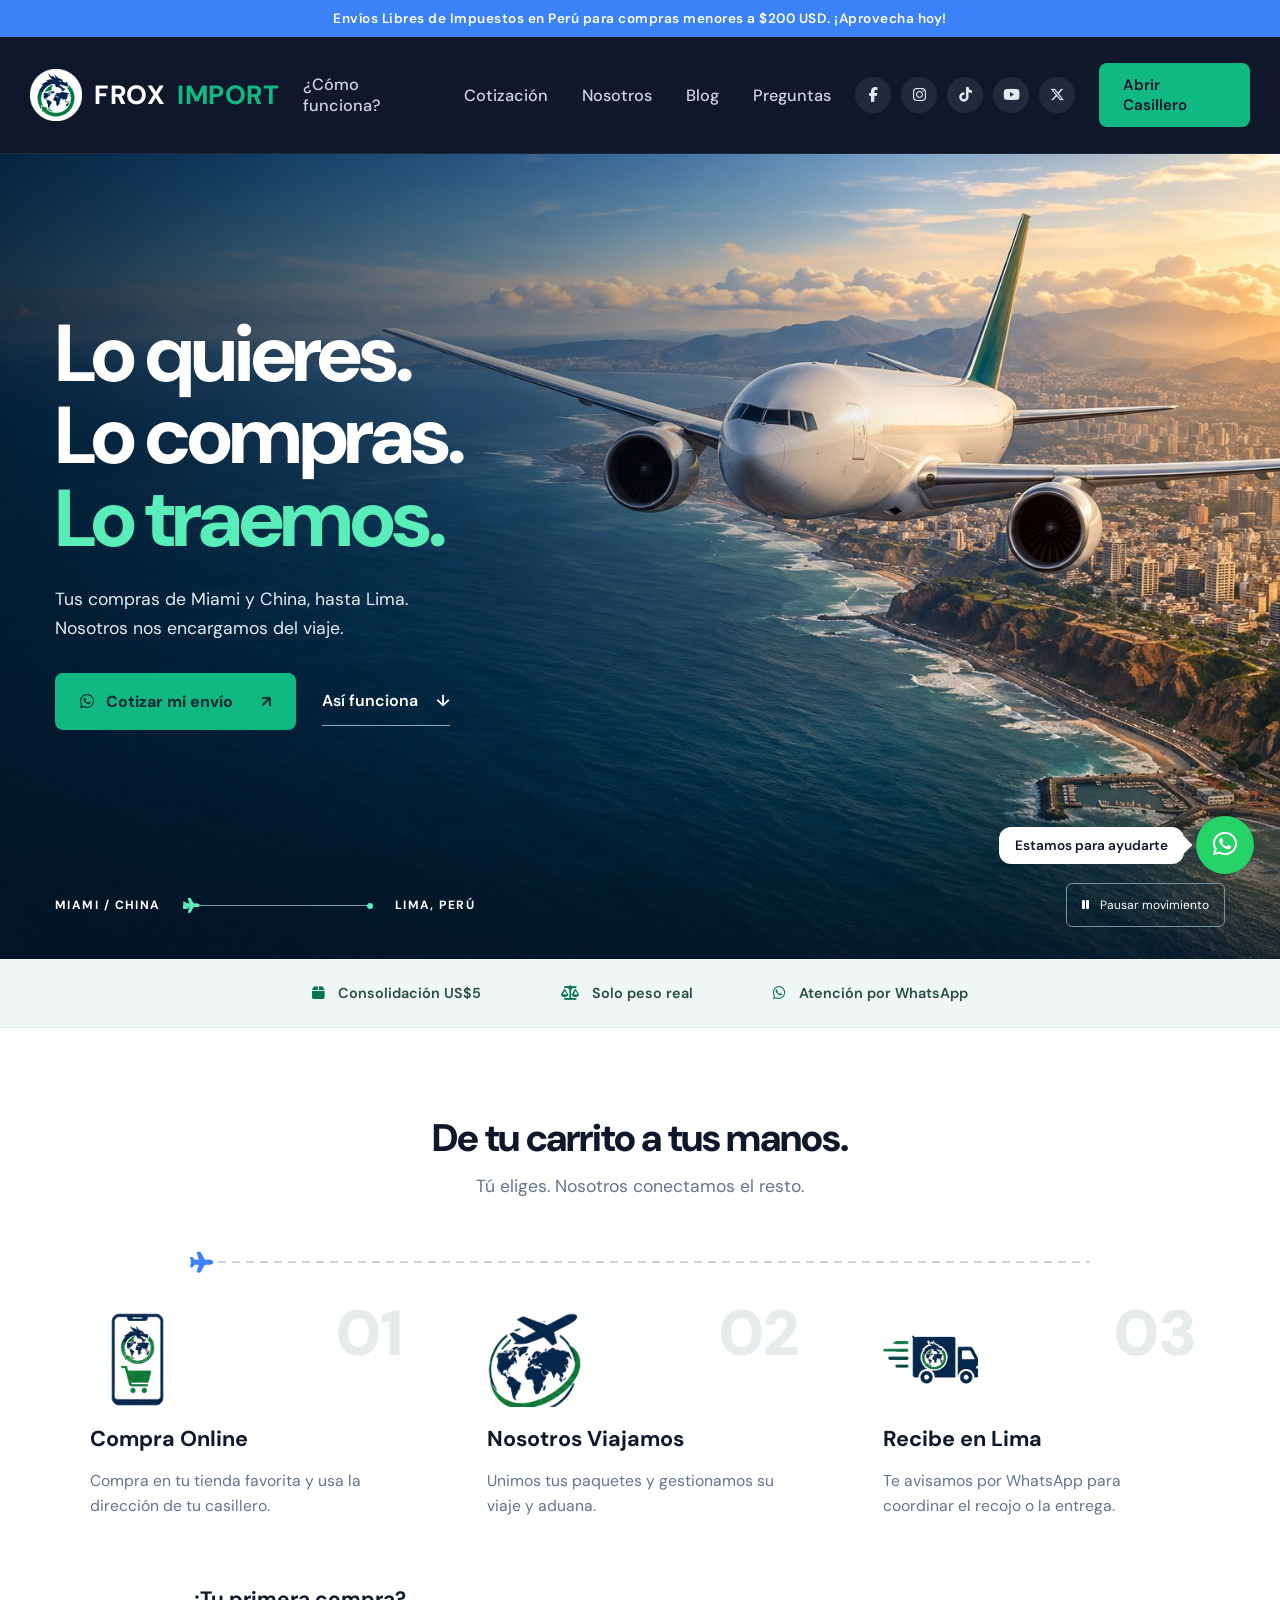
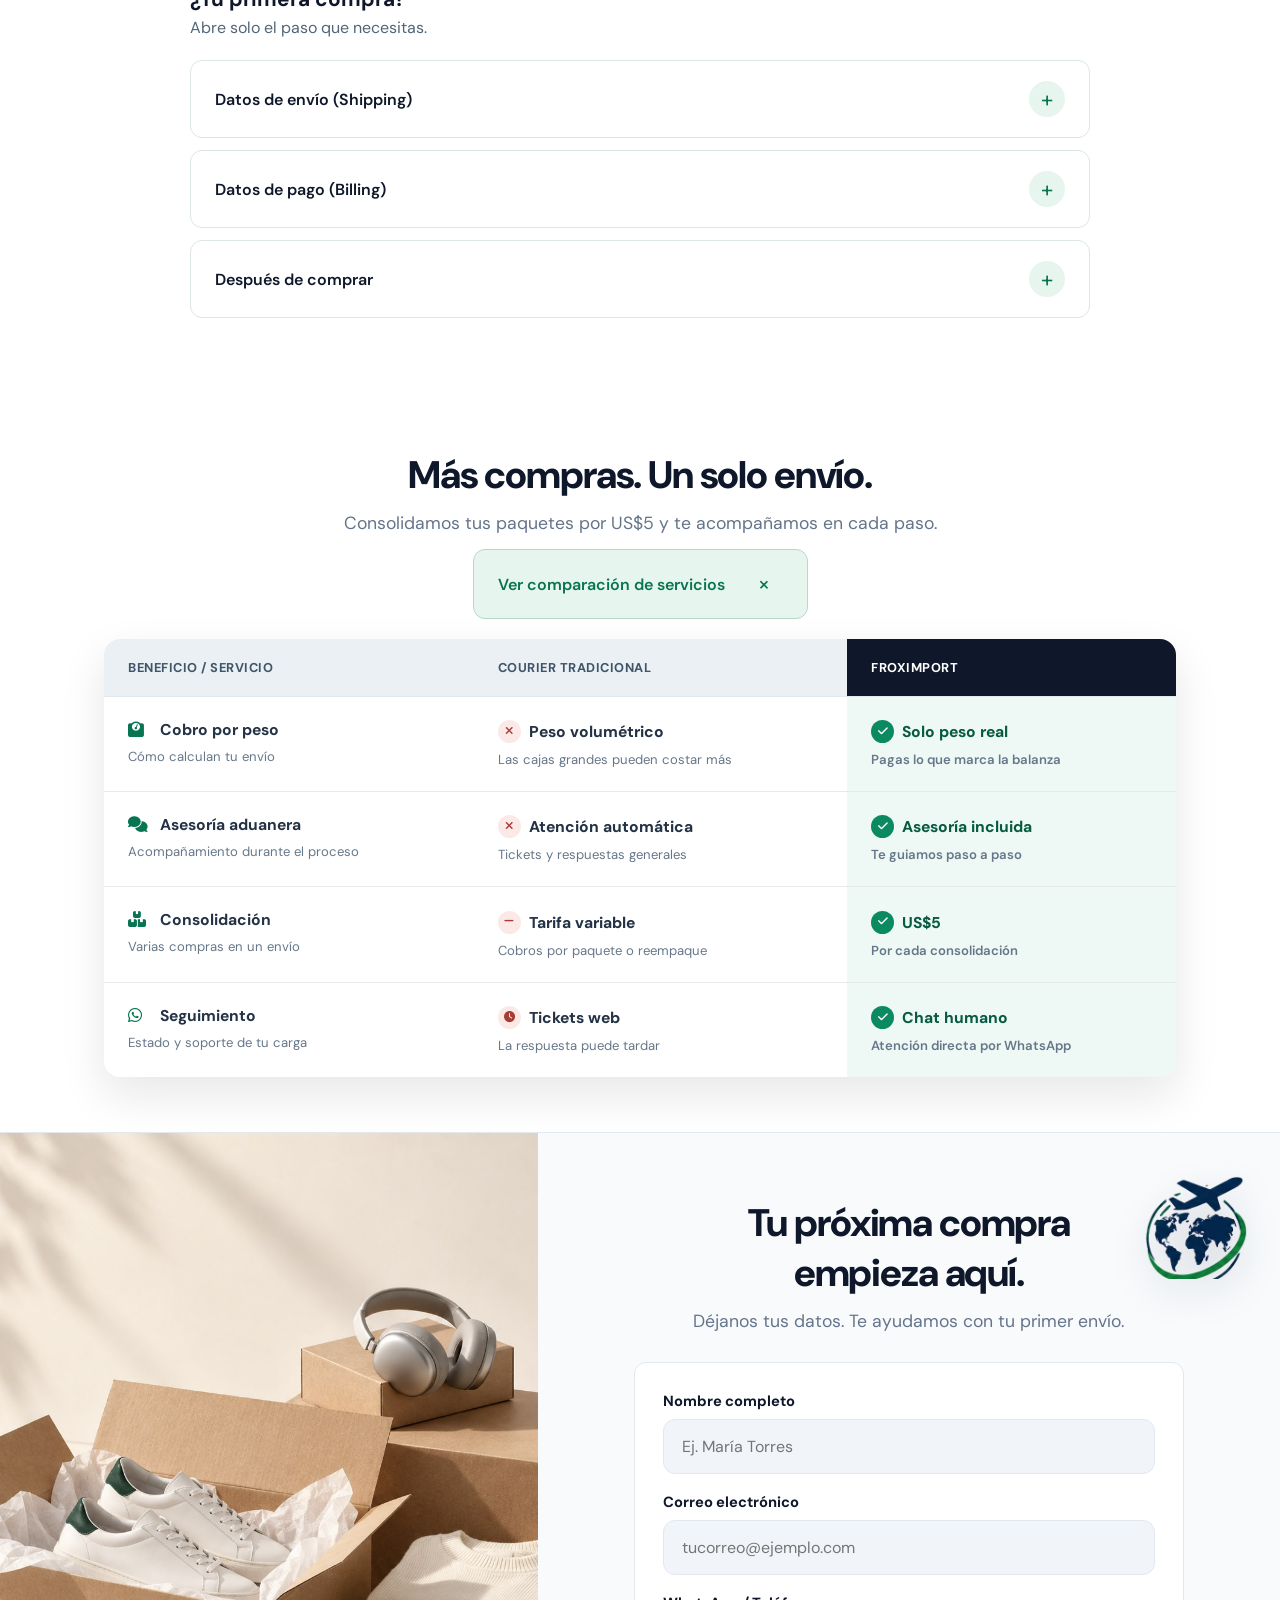
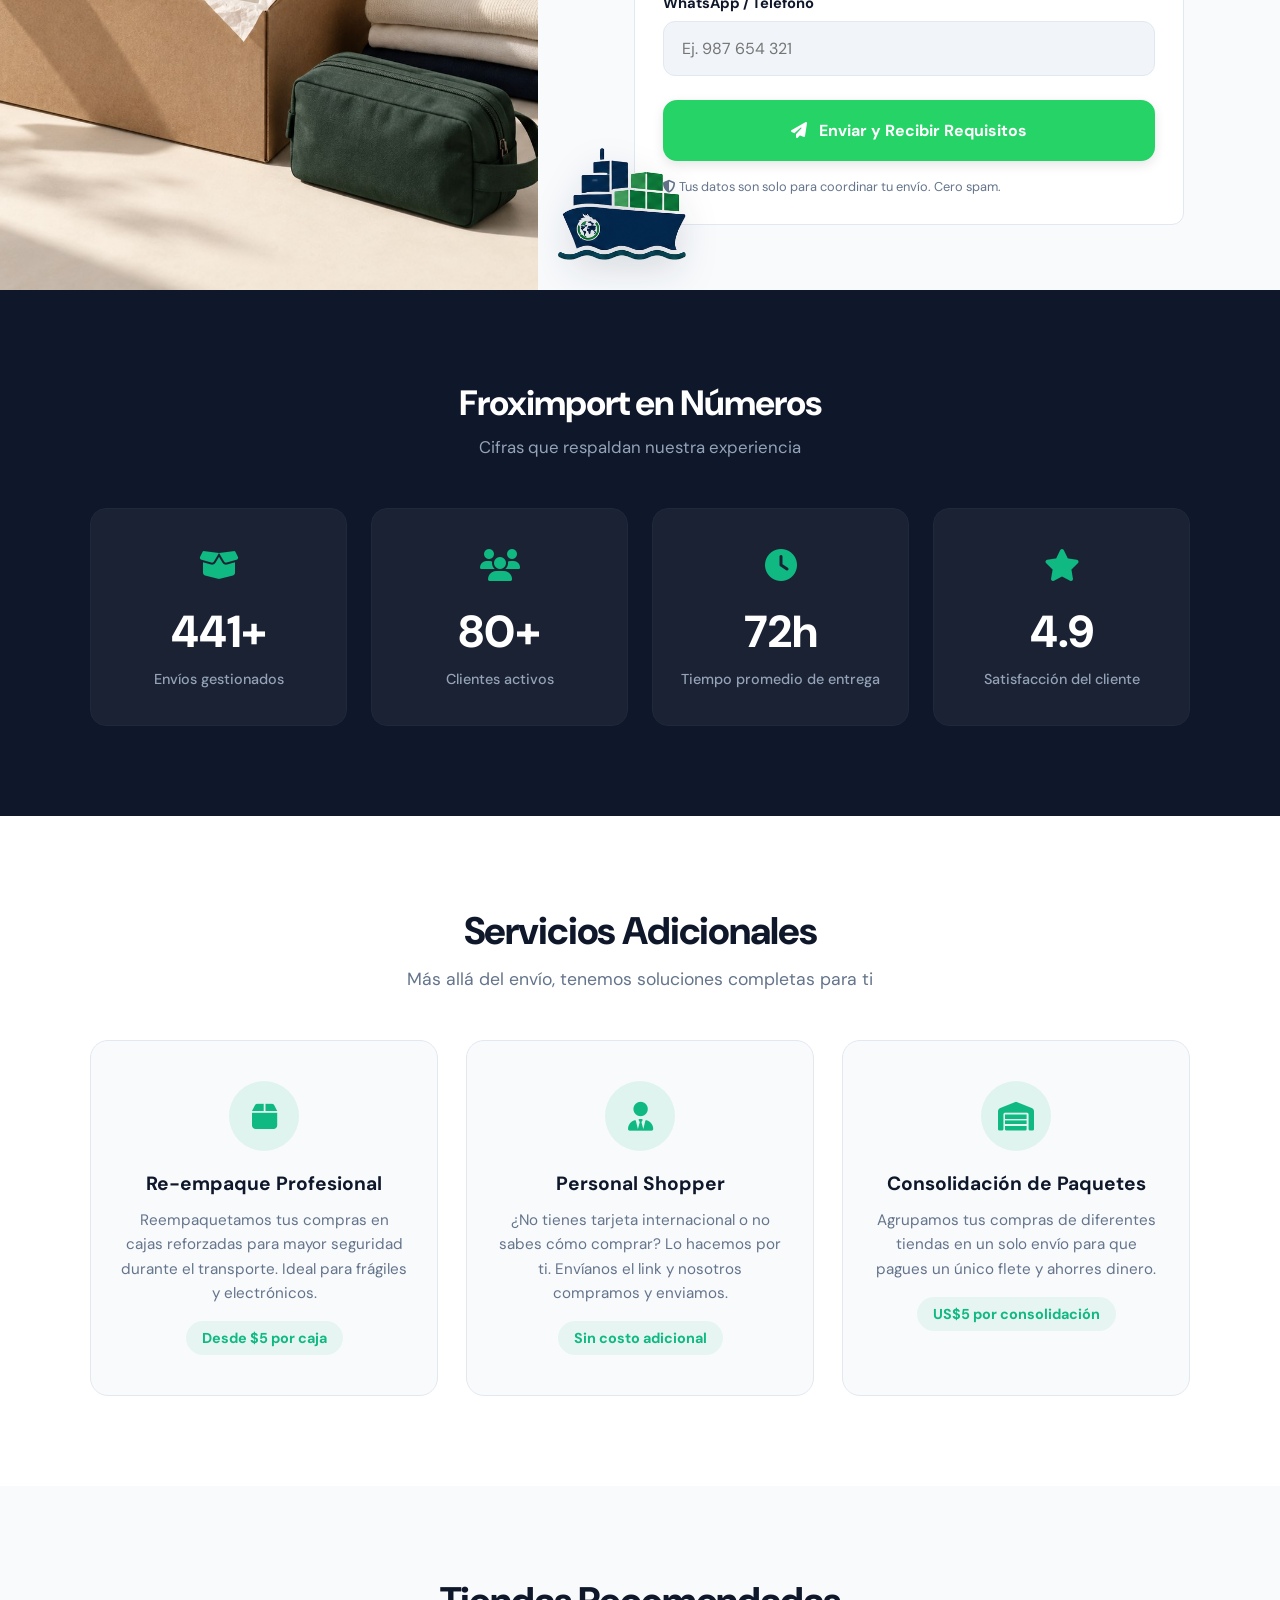
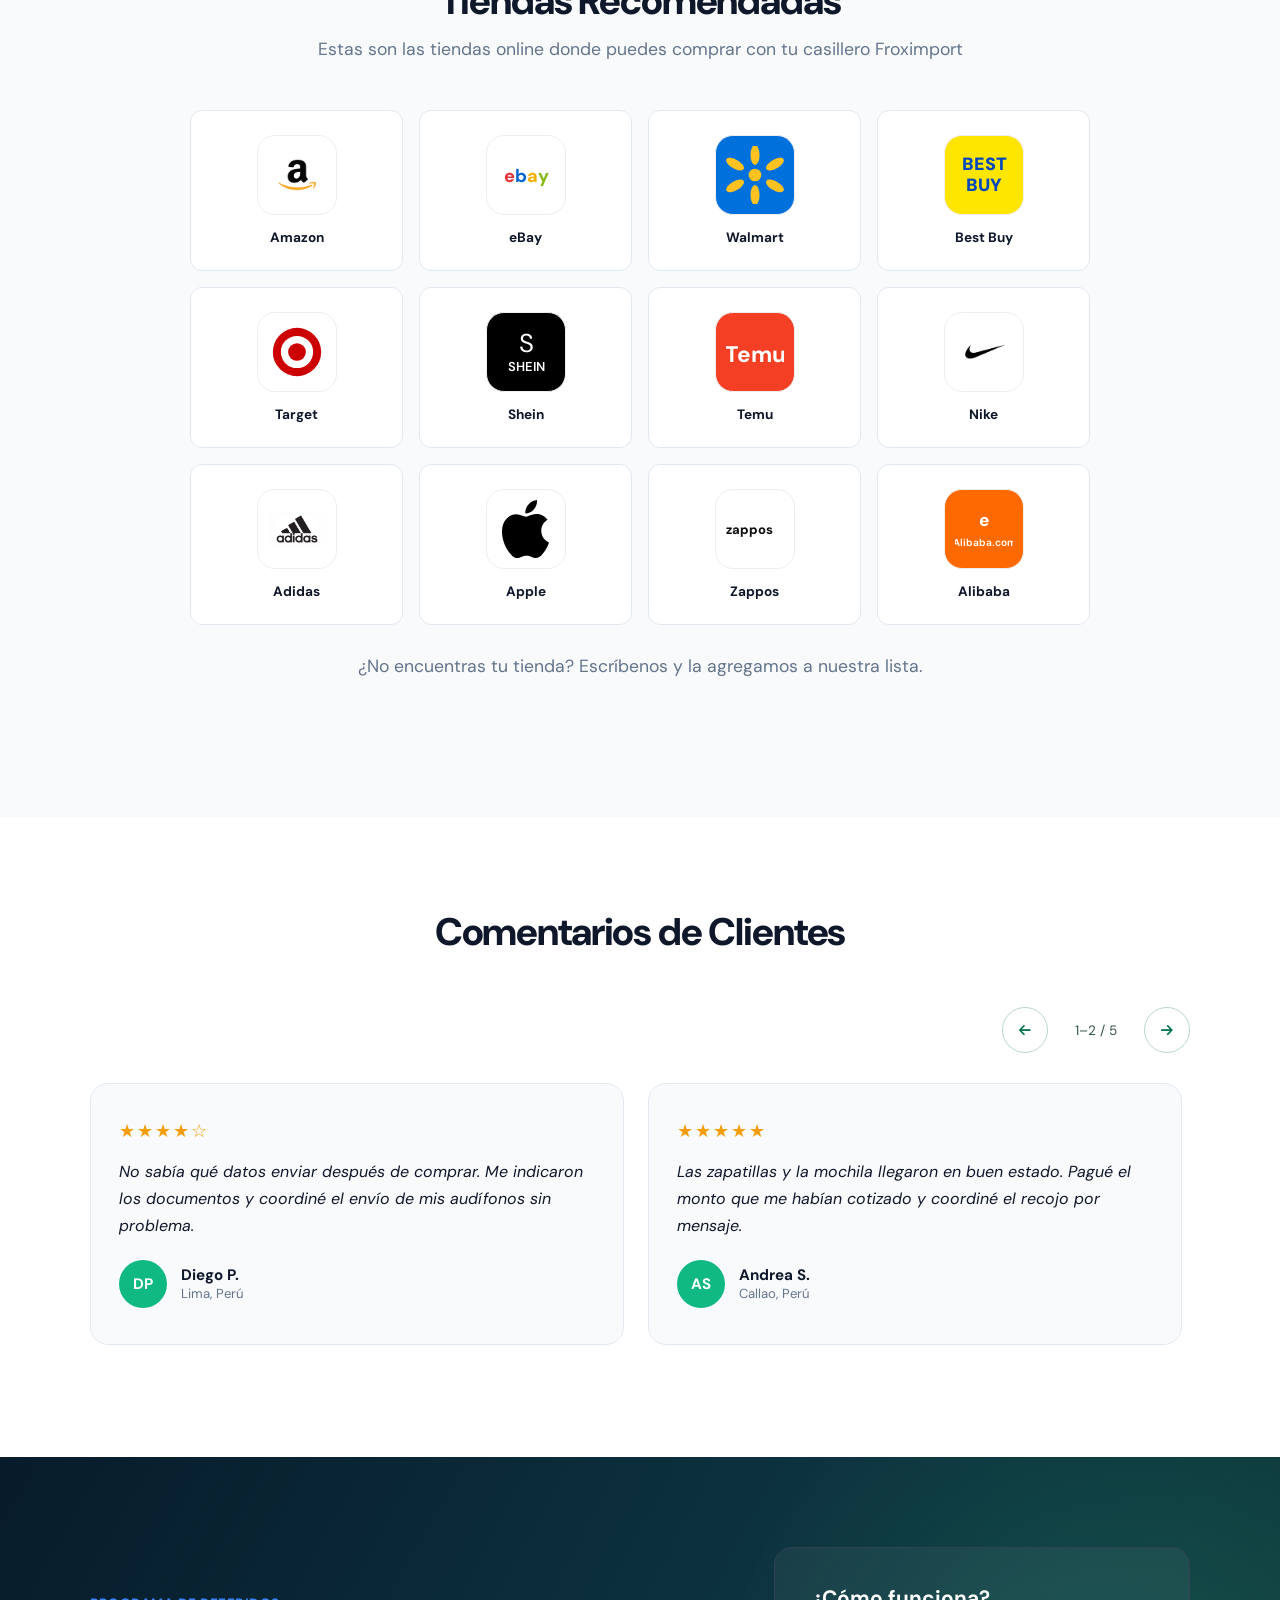
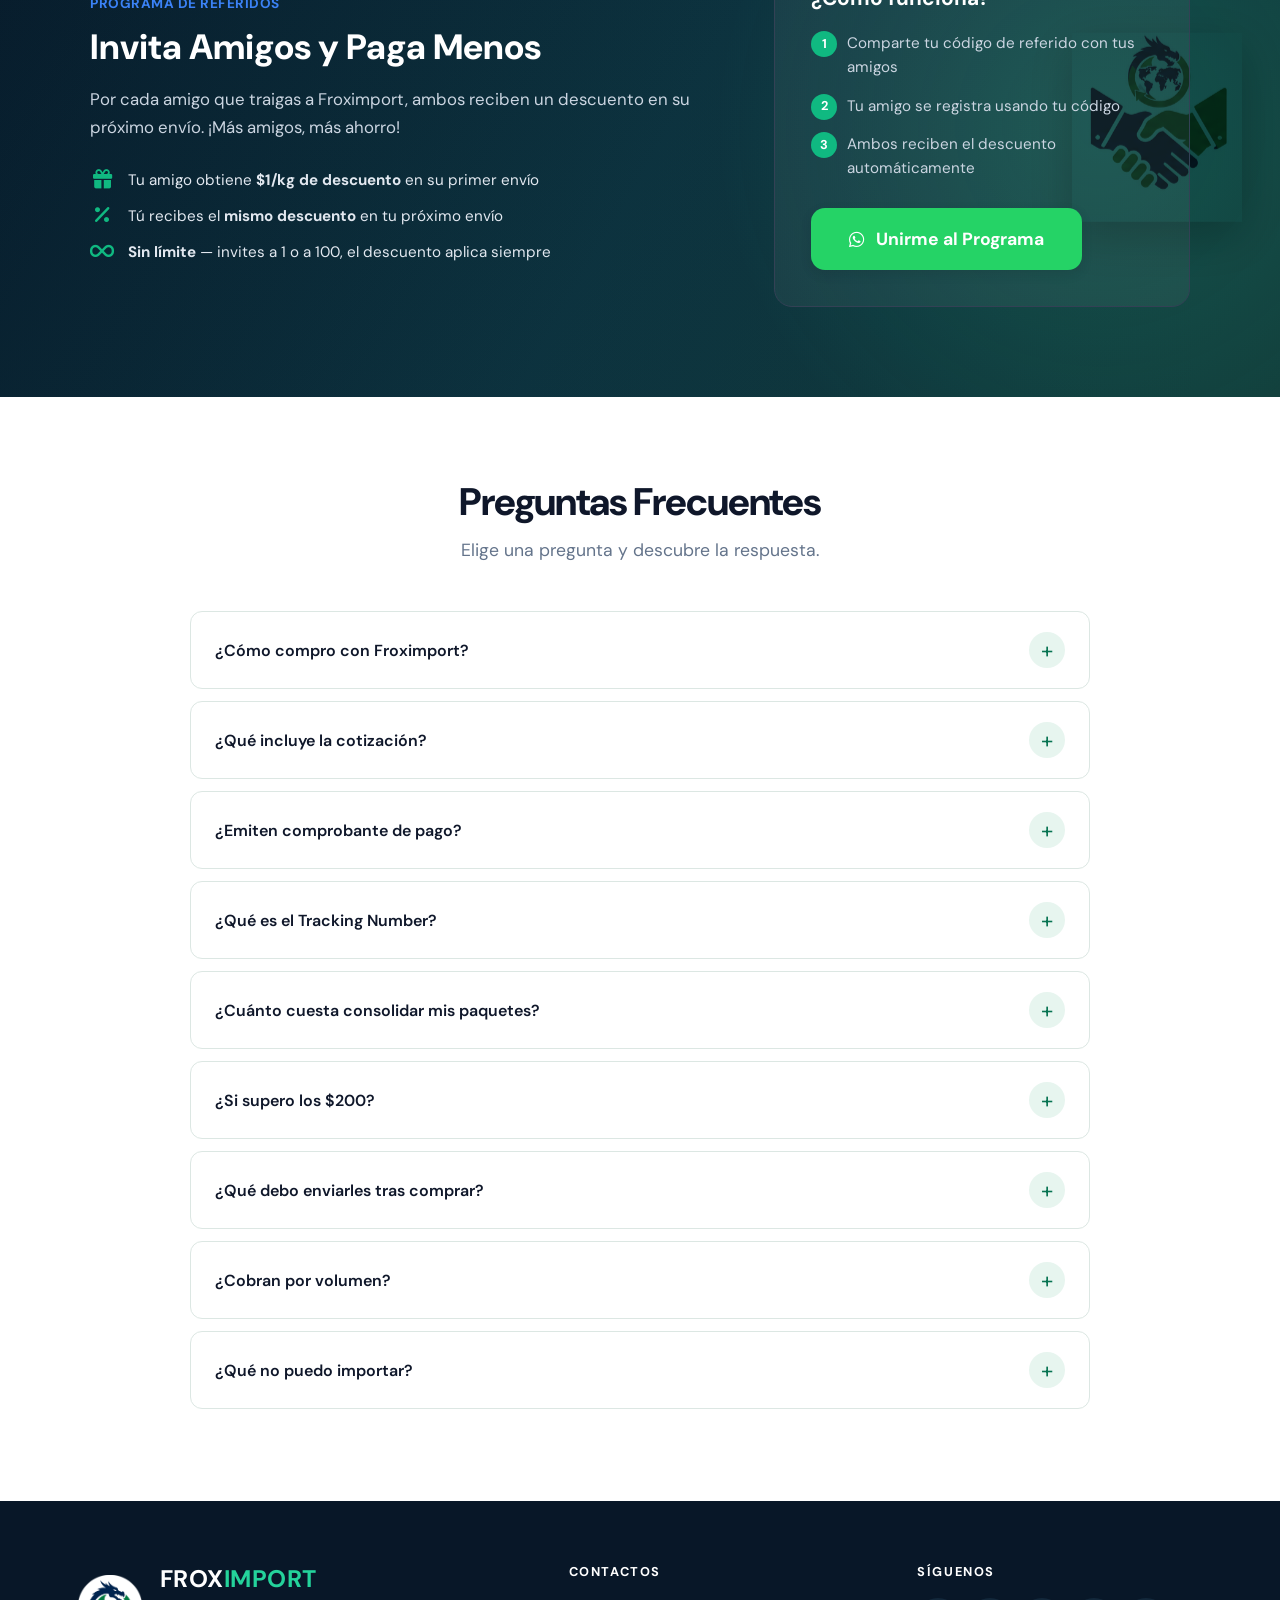
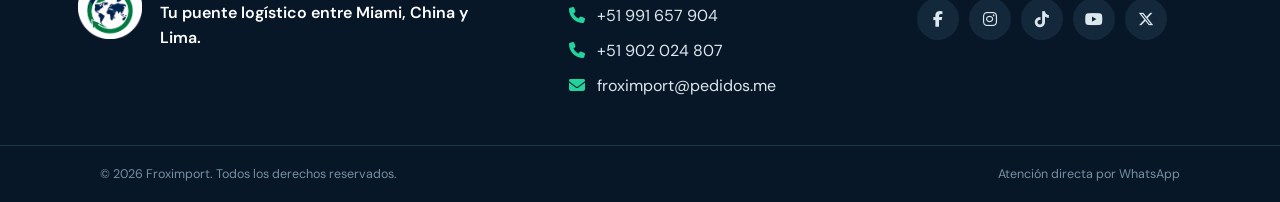
<file: index.html>
<!DOCTYPE html>
<html lang="es">
<head>
    <meta charset="UTF-8">
    <meta name="viewport" content="width=device-width, initial-scale=1.0">
    <title>Froximport - Tu Casillero Internacional Seguro</title>

    <!-- Vista previa al compartir el link (WhatsApp, Facebook, etc.) -->
    <meta property="og:title" content="Froximport - Tu Casillero Internacional en Miami y China">
    <meta property="og:description" content="Importa desde USA y China a Lima, Perú. Tarifa plana por kilo, sin sorpresas en aduana. Cotiza gratis por WhatsApp.">
    <meta property="og:image" content="https://froximport.me/assets/calc-promo.jpg">
    <meta property="og:url" content="https://froximport.me/">
    <meta property="og:type" content="website">
    <meta property="og:locale" content="es_PE">
    <meta name="twitter:card" content="summary_large_image">
    <meta name="twitter:title" content="Froximport - Tu Casillero Internacional en Miami y China">
    <meta name="twitter:description" content="Importa desde USA y China a Lima, Perú. Tarifa plana por kilo, sin sorpresas en aduana.">
    <meta name="twitter:image" content="https://froximport.me/assets/calc-promo.jpg">

    <link rel="icon" type="image/png" sizes="32x32" href="assets/favicon-32.png">
    <link rel="apple-touch-icon" sizes="180x180" href="assets/favicon-180.png">
    <link rel="stylesheet" href="style.css">
    <link rel="stylesheet" href="home.css">
    <link rel="stylesheet" href="https://cdnjs.cloudflare.com/ajax/libs/font-awesome/6.5.2/css/all.min.css">
    <link rel="preconnect" href="https://fonts.googleapis.com">
    <link rel="preconnect" href="https://fonts.gstatic.com" crossorigin>
    <link href="https://fonts.googleapis.com/css2?family=DM+Sans:wght@400;500;600;700;800&display=swap" rel="stylesheet">
    <!-- Web3Forms no necesita script externo — usa fetch() nativo -->

    <!-- Google Analytics (GA4) -->
    <script async src="https://www.googletagmanager.com/gtag/js?id=G-DDXJJPWQKL"></script>
    <script>
        window.dataLayer = window.dataLayer || [];
        function gtag(){dataLayer.push(arguments);}
        gtag('js', new Date());
        gtag('config', 'G-DDXJJPWQKL');
    </script>
</head>
<body class="home-motion">

    <div class="top-announcement">
        Envíos Libres de Impuestos en Perú para compras menores a $200 USD. ¡Aprovecha hoy!
    </div>

    <header>
        <div class="navbar">
            <a href="./" class="logo" style="text-decoration:none;">
                <img src="assets/froximport-logo-circle.png" alt="Froximport" class="logo-img">
                FROX<span>IMPORT</span>
            </a>
            <nav class="nav-links" id="navLinks">
                <a href="#proceso">¿Cómo funciona?</a>
                <a href="#cotizacion">Cotización</a>
                <a href="nosotros/">Nosotros</a>
                <a href="blog/">Blog</a>
                <a href="#preguntas">Preguntas</a>
                <div class="nav-socials nav-socials-mobile">
                    <a href="https://www.facebook.com/profile.php?id=61592977619754" target="_blank" rel="noopener" aria-label="Facebook"><i class="fab fa-facebook-f"></i></a>
                    <a href="https://www.instagram.com/froximport?igsh=emxqamZuNndoajQx" target="_blank" rel="noopener" aria-label="Instagram"><i class="fab fa-instagram"></i></a>
                    <a href="https://www.tiktok.com/@frox.import?_r=1&_t=ZS-98hogxlpGYX" target="_blank" rel="noopener" aria-label="TikTok"><i class="fab fa-tiktok"></i></a>
                    <a href="https://www.youtube.com/@FroxImport" target="_blank" rel="noopener" aria-label="YouTube"><i class="fab fa-youtube"></i></a>
                    <a href="https://x.com/FroxImport" target="_blank" rel="noopener" aria-label="X (Twitter)"><i class="fab fa-x-twitter"></i></a>
                </div>
                <a href="#" class="btn-nav nav-cta-mobile wa-link">Abrir Casillero</a>
            </nav>
            <div class="nav-socials nav-socials-desktop">
                <a href="https://www.facebook.com/profile.php?id=61592977619754" target="_blank" rel="noopener" aria-label="Facebook"><i class="fab fa-facebook-f"></i></a>
                <a href="https://www.instagram.com/froximport?igsh=emxqamZuNndoajQx" target="_blank" rel="noopener" aria-label="Instagram"><i class="fab fa-instagram"></i></a>
                <a href="https://www.tiktok.com/@frox.import?_r=1&_t=ZS-98hogxlpGYX" target="_blank" rel="noopener" aria-label="TikTok"><i class="fab fa-tiktok"></i></a>
                <a href="https://www.youtube.com/@FroxImport" target="_blank" rel="noopener" aria-label="YouTube"><i class="fab fa-youtube"></i></a>
                <a href="https://x.com/FroxImport" target="_blank" rel="noopener" aria-label="X (Twitter)"><i class="fab fa-x-twitter"></i></a>
            </div>
            <a href="#" class="btn-nav btn-nav-desktop wa-link">Abrir Casillero</a>
            <button class="hamburger" id="hamburgerBtn" aria-label="Abrir menú" aria-expanded="false">
                <span></span><span></span><span></span>
            </button>
        </div>
    </header>

    <main>
    <section class="flight-hero" id="heroSection" aria-labelledby="flightTitle">
        <div class="flight-scene" aria-hidden="true"><img src="assets/flight-campaign-ai.jpg" width="1536" height="1024" fetchpriority="high" alt=""></div>
        <div class="flight-shade" aria-hidden="true"></div>
        <div class="flight-content">
            <h1 id="flightTitle">Lo quieres.<br>Lo compras.<br><span>Lo traemos.</span></h1>
            <p>Tus compras de Miami y China, hasta Lima.<br>Nosotros nos encargamos del viaje.</p>
            <div class="flight-actions"><a href="#" class="btn-whatsapp wa-link"><i class="fab fa-whatsapp" aria-hidden="true"></i> Cotizar mi envío <span aria-hidden="true">↗</span></a><a href="#proceso" class="flight-secondary">Así funciona <span aria-hidden="true">↓</span></a></div>
        </div>
        <div class="flight-bottom">
            <div class="flight-route" aria-label="Envíos desde Miami y China hacia Lima"><span>MIAMI / CHINA</span><div class="flight-track" aria-hidden="true"><i class="fas fa-plane"></i></div><span>LIMA, PERÚ</span></div>
            <button class="motion-toggle" id="motionToggle" type="button" aria-pressed="false"><i class="fas fa-pause" aria-hidden="true"></i><span>Pausar movimiento</span></button>
        </div>
    </section>
    <div class="service-ribbon" aria-label="Beneficios del servicio"><span><i class="fas fa-box" aria-hidden="true"></i> Consolidación US$5</span><span><i class="fas fa-scale-balanced" aria-hidden="true"></i> Solo peso real</span><span><i class="fab fa-whatsapp" aria-hidden="true"></i> Atención por WhatsApp</span></div>

   <section id="proceso" class="steps-section">
        <div class="container-text reveal">
            <h2>De tu carrito a tus manos.</h2>
            <p>Tú eliges. Nosotros conectamos el resto.</p>
        </div>
        
        <div class="ruta-animada">
            <div class="ruta-linea"></div>
            <i class="fas fa-plane ruta-avion"></i>
        </div>

        <div class="steps-grid">
            <div class="step-card reveal">
                <div class="step-number">01</div>
                <div class="step-icon icon-float"><img src="assets/icon-cart.png" alt="Compra Online"></div>
                <h3>Compra Online</h3>
                <p>Compra en tu tienda favorita y usa la dirección de tu casillero.</p>
            </div>
            
            <div class="step-card reveal reveal-delay1">
                <div class="step-number">02</div>
                <div class="step-icon icon-float icon-float-delay1"><img src="assets/icon-plane-globe.png" alt="Nosotros Viajamos"></div>
                <h3>Nosotros Viajamos</h3>
                <p>Unimos tus paquetes y gestionamos su viaje y aduana.</p>
            </div>
            
            <div class="step-card reveal reveal-delay2">
                <div class="step-number">03</div>
                <div class="step-icon icon-float icon-float-delay2"><img src="assets/icon-truck.png" alt="Recibe en Lima"></div>
                <h3>Recibe en Lima</h3>
                <p>Te avisamos por WhatsApp para coordinar el recojo o la entrega.</p>
            </div>
        </div>

        <div class="buy-guide"><h3>¿Tu primera compra?</h3><p>Abre solo el paso que necesitas.</p>
            <details class="info-detail"><summary>Datos de envío (Shipping)<span aria-hidden="true">+</span></summary><div class="detail-copy">
                <p>Al pagar en la tienda, usa tus nombres y tu primer apellido, junto con la dirección de nuestro almacén en Miami.</p>
                <p class="guia-note">💡 Recuerda: las compras menores a $200 no pagan impuestos en Perú.</p>
            </div></details>
            <details class="info-detail"><summary>Datos de pago (Billing)<span aria-hidden="true">+</span></summary><div class="detail-copy">
                <p>En el checkout de la tienda usas <strong>tu propia tarjeta</strong> de crédito o débito, con el nombre y dirección del titular. Froximport nunca te pide estos datos — esa parte de la compra la haces tú directo con la tienda, nosotros solo gestionamos el envío.</p>
            </div></details>
            <details class="info-detail"><summary>Después de comprar<span aria-hidden="true">+</span></summary><div class="detail-copy">
                <p>Envíanos por WhatsApp (o a <strong>pedidos@froximport.me</strong>) tu <strong>orden de compra</strong>, el <strong>número de tracking</strong> y tu <strong>DNI</strong>. La factura debe ser la original que te envía la tienda, sin editar y a tu nombre — con eso arrancamos el proceso hacia Lima.</p>
            </div></details>
        </div>
    </section>

    <section class="transparency-section">
        <div class="container-text reveal">
            <h2>Más compras. Un solo envío.</h2>
            <p>Consolidamos tus paquetes por US$5 y te acompañamos en cada paso.</p>
        </div>
        
        <details class="comparison-detail" open><summary>Ver comparación de servicios <span aria-hidden="true">+</span></summary><div class="table-container">
            <div class="table-scroll">
                <table>
                <thead>
                    <tr>
                        <th>Beneficio / Servicio</th>
                        <th>Courier Tradicional</th>
                        <th class="highlight-th">Froximport</th>
                    </tr>
                </thead>
                <tbody>
                    <tr>
                        <td><i class="fas fa-weight-scale" aria-hidden="true"></i><strong>Cobro por peso</strong><small>Cómo calculan tu envío</small></td>
                        <td><span class="compare-status compare-negative"><i class="fas fa-xmark" aria-hidden="true"></i> Peso volumétrico</span><small>Las cajas grandes pueden costar más</small></td>
                        <td class="highlight-td"><span class="compare-status compare-positive"><i class="fas fa-check" aria-hidden="true"></i> Solo peso real</span><small>Pagas lo que marca la balanza</small></td>
                    </tr>
                    <tr>
                        <td><i class="fas fa-comments" aria-hidden="true"></i><strong>Asesoría aduanera</strong><small>Acompañamiento durante el proceso</small></td>
                        <td><span class="compare-status compare-negative"><i class="fas fa-xmark" aria-hidden="true"></i> Atención automática</span><small>Tickets y respuestas generales</small></td>
                        <td class="highlight-td"><span class="compare-status compare-positive"><i class="fas fa-check" aria-hidden="true"></i> Asesoría incluida</span><small>Te guiamos paso a paso</small></td>
                    </tr>
                    <tr>
                        <td><i class="fas fa-boxes-stacked" aria-hidden="true"></i><strong>Consolidación</strong><small>Varias compras en un envío</small></td>
                        <td><span class="compare-status compare-negative"><i class="fas fa-minus" aria-hidden="true"></i> Tarifa variable</span><small>Cobros por paquete o reempaque</small></td>
                        <td class="highlight-td"><span class="compare-status compare-positive"><i class="fas fa-check" aria-hidden="true"></i> US$5</span><small>Por cada consolidación</small></td>
                    </tr>
                    <tr>
                        <td><i class="fab fa-whatsapp" aria-hidden="true"></i><strong>Seguimiento</strong><small>Estado y soporte de tu carga</small></td>
                        <td><span class="compare-status compare-negative"><i class="fas fa-clock" aria-hidden="true"></i> Tickets web</span><small>La respuesta puede tardar</small></td>
                        <td class="highlight-td"><span class="compare-status compare-positive"><i class="fas fa-check" aria-hidden="true"></i> Chat humano</span><small>Atención directa por WhatsApp</small></td>
                    </tr>
                </tbody>
                </table>
            </div>
        </div></details>
    </section>

    <section id="cotizacion" class="calculadora-seccion">
        <img src="assets/icon-plane-globe.png" alt="" class="quote-float quote-float-plane" aria-hidden="true">
        <img src="assets/icon-ship.png" alt="" class="quote-float quote-float-ship" aria-hidden="true">
        <div class="calc-flex-layout">
            <div class="calc-side-photo-wrapper">
                <img src="assets/shopping-campaign-ai.jpg" width="1024" height="1024" loading="lazy" alt="Composición ilustrativa de compras y paquetes: zapatillas, audífonos y ropa" class="calc-side-photo">
            </div>

            <div class="calc-right-area">
                <div class="calc-container">
                    <div class="container-text reveal" style="margin: 0 0 30px 0;">
                        <h2>Tu próxima compra<br>empieza aquí.</h2>
                        <p>Déjanos tus datos. Te ayudamos con tu primer envío.</p>
                    </div>
                    
                    <form class="calculadora-box reveal" id="quoteForm">
                        <div class="quote-field">
                            <label for="quoteNombre">Nombre completo</label>
                            <input type="text" id="quoteNombre" name="quoteNombre" placeholder="Ej. María Torres" required>
                        </div>
                        <div class="quote-field">
                            <label for="quoteCorreo">Correo electrónico</label>
                            <input type="email" id="quoteCorreo" name="quoteCorreo" placeholder="tucorreo@ejemplo.com" required>
                        </div>
                        <div class="quote-field">
                            <label for="quoteTelefono">WhatsApp / Teléfono</label>
                            <input type="tel" id="quoteTelefono" name="quoteTelefono" placeholder="Ej. 987 654 321" required>
                        </div>

                        <button type="submit" class="btn-whatsapp quote-submit-btn" id="quoteSubmitBtn">
                            <i class="fas fa-paper-plane"></i> Enviar y Recibir Requisitos
                        </button>

                        <p id="quoteFormMsg" class="quote-form-msg" style="display: none;"></p>
                        
                        <p style="font-size: 0.8rem; color: #64748b; margin-top: 16px; line-height: 1.5;">
                            <i class="fas fa-shield-halved"></i> Tus datos son solo para coordinar tu envío. Cero spam.
                        </p>
                    </form>
                </div>
            </div>
        </div>
    </section>

    <!-- STATS REALES -->
    <section class="stats-section">
        <div class="container-text reveal">
            <h2>Froximport en Números</h2>
            <p>Cifras que respaldan nuestra experiencia</p>
        </div>
        <div class="stats-grid">
            <div class="stat-box reveal">
                <div class="stat-icon"><i class="fas fa-box-open"></i></div>
                <div class="stat-number" data-target="500">500+</div>
                <div class="stat-label">Envíos gestionados</div>
            </div>
            <div class="stat-box reveal reveal-delay1">
                <div class="stat-icon"><i class="fas fa-users"></i></div>
                <div class="stat-number" data-target="80">0</div>
                <div class="stat-label">Clientes activos</div>
            </div>
            <div class="stat-box reveal reveal-delay1">
                <div class="stat-icon"><i class="fas fa-clock"></i></div>
                <div class="stat-number">72h</div>
                <div class="stat-label">Tiempo promedio de entrega</div>
            </div>
            <div class="stat-box reveal reveal-delay2">
                <div class="stat-icon"><i class="fas fa-star"></i></div>
                <div class="stat-number">4.9</div>
                <div class="stat-label">Satisfacción del cliente</div>
            </div>
        </div>
    </section>

    <!-- SERVICIOS ADICIONALES -->
    <section id="servicios" class="services-section">
        <div class="container-text reveal">
            <h2>Servicios Adicionales</h2>
            <p>Más allá del envío, tenemos soluciones completas para ti</p>
        </div>
        <div class="services-grid">
            <div class="service-card reveal">
                <div class="service-icon"><i class="fas fa-box"></i></div>
                <h3>Re-empaque Profesional</h3>
                <p>Reempaquetamos tus compras en cajas reforzadas para mayor seguridad durante el transporte. Ideal para frágiles y electrónicos.</p>
                <div class="service-price">Desde <strong>$5</strong> por caja</div>
            </div>
            <div class="service-card reveal reveal-delay1">
                <div class="service-icon"><i class="fas fa-user-tie"></i></div>
                <h3>Personal Shopper</h3>
                <p>¿No tienes tarjeta internacional o no sabes cómo comprar? Lo hacemos por ti. Envíanos el link y nosotros compramos y enviamos.</p>
                <div class="service-price">Sin costo adicional</div>
            </div>
            <div class="service-card reveal reveal-delay2">
                <div class="service-icon"><i class="fas fa-warehouse"></i></div>
                <h3>Consolidación de Paquetes</h3>
                <p>Agrupamos tus compras de diferentes tiendas en un solo envío para que pagues un único flete y ahorres dinero.</p>
                <div class="service-price"><strong>US$5</strong> por consolidación</div>
            </div>
        </div>
    </section>

    <!-- TIENDAS RECOMENDADAS -->
    <section id="tiendas" class="stores-section">
        <div class="container-text reveal">
            <h2>Tiendas Recomendadas</h2>
            <p>Estas son las tiendas online donde puedes comprar con tu casillero Froximport</p>
        </div>
        <div class="stores-grid">
<a href="https://www.amazon.com/" target="_blank" rel="noopener noreferrer" class="store-card reveal">
                <div class="store-logo" style="background: #fff; border: 1px solid #eee;">
                    <img src="assets/logo-amazon.jpg" alt="Amazon" style="width: 100%; height: 100%; object-fit: contain;">
                </div>
                <div class="store-name">Amazon</div>
            </a>
<a href="https://www.ebay.com/" target="_blank" rel="noopener noreferrer" class="store-card reveal reveal-delay1">
                <div class="store-logo" style="background: #fff; border: 1px solid #eee;">
                    <svg viewBox="0 0 70 24" fill="none" xmlns="http://www.w3.org/2000/svg">
                        <text x="35" y="20" text-anchor="middle" font-family="Arial,sans-serif" font-weight="700" font-size="22">
                            <tspan fill="#E53238">e</tspan><tspan fill="#0064D2">b</tspan><tspan fill="#F5AF02">a</tspan><tspan fill="#86B817">y</tspan>
                        </text>
                    </svg>
                </div>
                <div class="store-name">eBay</div>
            </a>
<a href="https://www.walmart.com/" target="_blank" rel="noopener noreferrer" class="store-card reveal reveal-delay2">
                <div class="store-logo" style="background: #0071DC; border: 1px solid #eee;">
                    <svg viewBox="0 0 32 32" fill="none" xmlns="http://www.w3.org/2000/svg">
                        <circle cx="16" cy="16" r="3.5" fill="#FFC220"/>
                        <ellipse cx="16" cy="5" rx="2.5" ry="5.5" fill="#FFC220"/>
                        <ellipse cx="16" cy="27" rx="2.5" ry="5.5" fill="#FFC220"/>
                        <ellipse cx="5" cy="10" rx="2.5" ry="5.5" fill="#FFC220" transform="rotate(-60 5 10)"/>
                        <ellipse cx="27" cy="22" rx="2.5" ry="5.5" fill="#FFC220" transform="rotate(-60 27 22)"/>
                        <ellipse cx="5" cy="22" rx="2.5" ry="5.5" fill="#FFC220" transform="rotate(60 5 22)"/>
                        <ellipse cx="27" cy="10" rx="2.5" ry="5.5" fill="#FFC220" transform="rotate(60 27 10)"/>
                    </svg>
                </div>
                <div class="store-name">Walmart</div>
            </a>
<a href="https://www.bestbuy.com/" target="_blank" rel="noopener noreferrer" class="store-card reveal">
                <div class="store-logo" style="background: #FFE600; border: 1px solid #eee;">
                    <svg viewBox="0 0 36 36" fill="none" xmlns="http://www.w3.org/2000/svg">
                        <text x="18" y="15" text-anchor="middle" fill="#0046BE" font-family="Arial,sans-serif" font-weight="900" font-size="11">BEST</text>
                        <text x="18" y="28" text-anchor="middle" fill="#0046BE" font-family="Arial,sans-serif" font-weight="900" font-size="11">BUY</text>
                    </svg>
                </div>
                <div class="store-name">Best Buy</div>
            </a>
<a href="https://www.target.com/" target="_blank" rel="noopener noreferrer" class="store-card reveal reveal-delay1">
                <div class="store-logo" style="background: #fff; border: 1px solid #eee;">
                    <svg viewBox="0 0 36 36" fill="none" xmlns="http://www.w3.org/2000/svg">
                        <circle cx="18" cy="18" r="15" fill="#CC0000"/>
                        <circle cx="18" cy="18" r="10" fill="#fff"/>
                        <circle cx="18" cy="18" r="5.5" fill="#CC0000"/>
                    </svg>
                </div>
                <div class="store-name">Target</div>
            </a>
<a href="https://us.shein.com/" target="_blank" rel="noopener noreferrer" class="store-card reveal reveal-delay2">
                <div class="store-logo" style="background: #000; border: 1px solid #eee;">
                    <svg viewBox="0 0 36 36" fill="none" xmlns="http://www.w3.org/2000/svg">
                        <text x="18" y="18" text-anchor="middle" fill="#fff" font-family="Arial,sans-serif" font-weight="400" font-size="16">S</text>
                        <text x="18" y="30" text-anchor="middle" fill="#fff" font-family="Arial,sans-serif" font-weight="600" font-size="8">SHEIN</text>
                    </svg>
                </div>
                <div class="store-name">Shein</div>
            </a>
<a href="https://www.temu.com/" target="_blank" rel="noopener noreferrer" class="store-card reveal">
                <div class="store-logo" style="background: #F43F24; border: 1px solid #eee;">
                    <svg viewBox="0 0 36 36" fill="none" xmlns="http://www.w3.org/2000/svg">
                        <text x="18" y="24" text-anchor="middle" fill="#fff" font-family="Arial,sans-serif" font-weight="800" font-size="14">Temu</text>
                    </svg>
                </div>
                <div class="store-name">Temu</div>
            </a>
<a href="https://www.nike.com/" target="_blank" rel="noopener noreferrer" class="store-card reveal reveal-delay1">
                <div class="store-logo" style="background: #fff; border: 1px solid #eee;">
                    <img src="assets/logo-nike.jpg" alt="Nike" style="width: 100%; height: 100%; object-fit: contain;">
                </div>
                <div class="store-name">Nike</div>
            </a>
<a href="https://www.adidas.com/us" target="_blank" rel="noopener noreferrer" class="store-card reveal reveal-delay2">
                <div class="store-logo" style="background: #fff; border: 1px solid #eee;">
                    <img src="assets/logo-adidas.png" alt="Adidas" style="width: 100%; height: 100%; object-fit: contain;">
                </div>
                <div class="store-name">Adidas</div>
            </a>
<a href="https://www.apple.com/shop" target="_blank" rel="noopener noreferrer" class="store-card reveal">
                <div class="store-logo" style="background: #fff; border: 1px solid #eee;">
                    <img src="assets/logo-apple.svg" alt="Apple" style="width: 100%; height: 100%; object-fit: contain;">
                </div>
                <div class="store-name">Apple</div>
            </a>
<a href="https://www.zappos.com/" target="_blank" rel="noopener noreferrer" class="store-card reveal reveal-delay1">
                <div class="store-logo" style="background: #fff; border: 1px solid #eee;">
                    <svg viewBox="0 0 80 24" fill="none" xmlns="http://www.w3.org/2000/svg">
                        <text x="0" y="19" fill="#111" font-family="Arial,sans-serif" font-weight="800" font-size="18">zappos</text>
                    </svg>
                </div>
                <div class="store-name">Zappos</div>
            </a>
<a href="https://www.alibaba.com/" target="_blank" rel="noopener noreferrer" class="store-card reveal reveal-delay2">
                <div class="store-logo" style="background: #FF6A00; border: 1px solid #eee;">
                    <svg viewBox="0 0 40 36" fill="none" xmlns="http://www.w3.org/2000/svg">
                        <text x="20" y="16" text-anchor="middle" fill="#fff" font-family="Arial,sans-serif" font-weight="800" font-size="12">e</text>
                        <text x="20" y="30" text-anchor="middle" fill="#fff" font-family="Arial,sans-serif" font-weight="600" font-size="7">Alibaba.com</text>
                    </svg>
                </div>
                <div class="store-name">Alibaba</div>
            </a>
        </div>
        <div class="container-text reveal" style="text-align: center; margin-top: 30px;">
            <p style="color: var(--text-muted);">¿No encuentras tu tienda? Escríbenos y la agregamos a nuestra lista.</p>
        </div>
    </section>

    <!-- TESTIMONIOS -->
    <section id="testimonios" class="testimonials-section">
        <div class="container-text reveal">
            <h2>Comentarios de Clientes</h2>
        </div>
        <div class="review-controls" hidden>
            <div class="review-navigation"><button type="button" id="reviewPrev" aria-label="Opinión anterior" aria-controls="reviewTrack"><i class="fas fa-arrow-left" aria-hidden="true"></i></button><span id="reviewPosition" aria-live="polite" aria-atomic="true">1 / 5</span><button type="button" id="reviewNext" aria-label="Siguiente opinión" aria-controls="reviewTrack"><i class="fas fa-arrow-right" aria-hidden="true"></i></button></div>
        </div>
        <div class="testimonials-grid" id="reviewTrack" role="region" aria-label="Opiniones de clientes">
            <div class="testimonial-card reveal">
                <div class="testimonial-stars" aria-label="4 de 5 estrellas">★★★★☆</div>
                <p class="testimonial-text">No sabía qué datos enviar después de comprar. Me indicaron los documentos y coordiné el envío de mis audífonos sin problema.</p>
                <div class="testimonial-author">
                    <div class="testimonial-avatar">DP</div>
                    <div>
                        <div class="testimonial-name">Diego P.</div>
                        <div class="testimonial-location">Lima, Perú</div>
                    </div>
                </div>
            </div>
            <div class="testimonial-card reveal reveal-delay1">
                <div class="testimonial-stars">★★★★★</div>
                <p class="testimonial-text">Las zapatillas y la mochila llegaron en buen estado. Pagué el monto que me habían cotizado y coordiné el recojo por mensaje.</p>
                <div class="testimonial-author">
                    <div class="testimonial-avatar">AS</div>
                    <div>
                        <div class="testimonial-name">Andrea S.</div>
                        <div class="testimonial-location">Callao, Perú</div>
                    </div>
                </div>
            </div>
            <div class="testimonial-card reveal reveal-delay2">
                <div class="testimonial-stars">★★★★★</div>
                <p class="testimonial-text">Pedí ropa de dos tiendas y la recibí en un solo paquete. Revisé las prendas al recogerlo y estaba todo completo y bien empacado.</p>
                <div class="testimonial-author">
                    <div class="testimonial-avatar">VL</div>
                    <div>
                        <div class="testimonial-name">Vanessa L.</div>
                        <div class="testimonial-location">Trujillo, Perú</div>
                    </div>
                </div>
            </div>
            <div class="testimonial-card reveal">
                <div class="testimonial-stars">★★★★★</div>
                <p class="testimonial-text">Mi laptop llegó rápido y bien protegida. Me preocupaba el traslado, pero revisé el paquete al recibirlo y estaba todo en buen estado.</p>
                <div class="testimonial-author">
                    <div class="testimonial-avatar">MC</div>
                    <div>
                        <div class="testimonial-name">María C.</div>
                        <div class="testimonial-location">Lima, Perú</div>
                    </div>
                </div>
            </div>
            <div class="testimonial-card reveal reveal-delay1">
                <div class="testimonial-stars" aria-label="4 de 5 estrellas">★★★★☆</div>
                <p class="testimonial-text">Tuve un problema con Amazon y me ayudaron a resolverlo. Mi pedido llegó bien a casa. Volveré a traer mis compras con ellos.</p>
                <div class="testimonial-author">
                    <div class="testimonial-avatar">CR</div>
                    <div>
                        <div class="testimonial-name">Carlos R.</div>
                        <div class="testimonial-location">Arequipa, Perú</div>
                    </div>
                </div>
            </div>
        </div>
    </section>

    <!-- PROGRAMA DE REFERIDOS -->
    <section id="referidos" class="referral-section">
        <img src="assets/icon-handshake-referral.png" alt="" class="deco-icon referral-handshake icon-float" style="top: 50%; right: 3%; width: 170px; transform: translateY(-50%);">
        <div class="referral-content reveal">
            <div class="referral-text">
                <span class="section-tag">Programa de Referidos</span>
                <h2>Invita Amigos y Paga Menos</h2>
                <p>Por cada amigo que traigas a Froximport, ambos reciben un descuento en su próximo envío. ¡Más amigos, más ahorro!</p>
                <div class="referral-benefits">
                    <div class="referral-benefit">
                        <i class="fas fa-gift"></i>
                        <span>Tu amigo obtiene <strong>$1/kg de descuento</strong> en su primer envío</span>
                    </div>
                    <div class="referral-benefit">
                        <i class="fas fa-percent"></i>
                        <span>Tú recibes el <strong>mismo descuento</strong> en tu próximo envío</span>
                    </div>
                    <div class="referral-benefit">
                        <i class="fas fa-infinity"></i>
                        <span><strong>Sin límite</strong> — invites a 1 o a 100, el descuento aplica siempre</span>
                    </div>
                </div>
            </div>
            <div class="referral-action">
                <div class="referral-card">
                    <h3>¿Cómo funciona?</h3>
                    <ol>
                        <li>Comparte tu código de referido con tus amigos</li>
                        <li>Tu amigo se registra usando tu código</li>
                        <li>Ambos reciben el descuento automáticamente</li>
                    </ol>
                    <a href="#" class="btn-whatsapp wa-link">
                        <i class="fab fa-whatsapp"></i> Unirme al Programa
                    </a>
                </div>
            </div>
        </div>
    </section>

    <section id="preguntas" class="faq-seccion">
        <img src="assets/icon-network.png" alt="" class="deco-icon icon-float icon-float-delay1" style="bottom: 30px; right: 3%; width: 100px;">
        <div class="container-text reveal">
            <h2>Preguntas Frecuentes</h2>
            <p>Elige una pregunta y descubre la respuesta.</p>
        </div>

        <div class="faq-grid">
            <details class="info-detail"><summary>¿Cómo compro con Froximport?<span aria-hidden="true">+</span></summary><div class="detail-copy"><p>Compra directo en la tienda usando la dirección de tu casillero en Miami, o mándanos el link del producto por WhatsApp y lo compramos nosotros por ti.</p></div></details>
            <details class="info-detail"><summary>¿Qué incluye la cotización?<span aria-hidden="true">+</span></summary><div class="detail-copy"><p>Precio del artículo, impuestos de la tienda de origen y nuestro flete por kilo. Si agrupas varios paquetes, la consolidación cuesta US$5 adicionales. Te enviamos el detalle por WhatsApp o correo.</p></div></details>
            <details class="info-detail"><summary>¿Emiten comprobante de pago?<span aria-hidden="true">+</span></summary><div class="detail-copy"><p>Sí, te enviamos comprobante interno por cada envío. Estamos formalizando el RUC del negocio para emitir boleta electrónica próximamente.</p></div></details>
            <details class="info-detail"><summary>¿Qué es el Tracking Number?<span aria-hidden="true">+</span></summary><div class="detail-copy"><p>El código que la tienda o el courier (FedEx, UPS, USPS, China Post) te da para rastrear tu paquete. Suele llegarte por correo tras la compra.</p></div></details>
            <details class="info-detail"><summary>¿Cuánto cuesta consolidar mis paquetes?<span aria-hidden="true">+</span></summary><div class="detail-copy"><p>La consolidación cuesta <strong>US$5</strong>, además del flete. Unimos tus compras en un solo envío para que pagues un único flete, siempre que el conjunto no supere los $200.</p></div></details>
            <details class="info-detail"><summary>¿Si supero los $200?<span aria-hidden="true">+</span></summary><div class="detail-copy"><p>Envíos de $200 a $2,000 pagan un impuesto del 22% sobre el excedente. Te avisamos antes de comprar para que decidas con el monto claro.</p></div></details>
            <details class="info-detail"><summary>¿Qué debo enviarles tras comprar?<span aria-hidden="true">+</span></summary><div class="detail-copy"><p>Tu orden de compra, el número de tracking y tu DNI escaneado. Con eso identificamos tu carga en Miami y arrancamos el envío.</p></div></details>
            <details class="info-detail"><summary>¿Cobran por volumen?<span aria-hidden="true">+</span></summary><div class="detail-copy"><p>No. Cobramos únicamente por el peso real que marca la balanza, sin penalización por cajas grandes o poco compactas.</p></div></details>
            <details class="info-detail"><summary>¿Qué no puedo importar?<span aria-hidden="true">+</span></summary><div class="detail-copy"><p>Armas, alimentos perecibles, cosméticos sin permiso sanitario y líquidos inflamables, entre otros productos regulados por SUNAT.</p></div></details>
        </div>
    </section>

    </main>
    <footer class="site-footer">
        <div class="footer-inner">
            <div class="footer-brand"><img src="assets/froximport-logo-circle.png" alt="Froximport" class="footer-logo"><div><strong>FROX<span>IMPORT</span></strong><p>Tu puente logístico entre Miami, China y Lima.</p></div></div>
            <div class="footer-contact"><h2>Contactos</h2><a href="tel:+51991657904"><i class="fas fa-phone"></i> +51 991 657 904</a><a href="tel:+51902024807"><i class="fas fa-phone"></i> +51 902 024 807</a><a href="mailto:froximport@pedidos.me"><i class="fas fa-envelope"></i> froximport@pedidos.me</a></div>
            <div class="footer-social"><h2>Síguenos</h2><div><a href="https://www.facebook.com/profile.php?id=61592977619754" target="_blank" rel="noopener" aria-label="Facebook"><i class="fab fa-facebook-f"></i></a><a href="https://www.instagram.com/froximport?igsh=emxqamZuNndoajQx" target="_blank" rel="noopener" aria-label="Instagram"><i class="fab fa-instagram"></i></a><a href="https://www.tiktok.com/@frox.import?_r=1&_t=ZS-98hogxlpGYX" target="_blank" rel="noopener" aria-label="TikTok"><i class="fab fa-tiktok"></i></a><a href="https://www.youtube.com/@FroxImport" target="_blank" rel="noopener" aria-label="YouTube"><i class="fab fa-youtube"></i></a><a href="https://x.com/FroxImport" target="_blank" rel="noopener" aria-label="X"><i class="fab fa-x-twitter"></i></a></div></div>
        </div><div class="footer-bottom"><span>&copy; 2026 Froximport. Todos los derechos reservados.</span><span>Atención directa por WhatsApp</span></div>
    </footer>

    <div class="whatsapp-float-wrapper">
        <span class="whatsapp-float-tip">Estamos para ayudarte</span>
        <a href="#" class="whatsapp-float wa-link" aria-label="Escríbenos por WhatsApp">
            <i class="fab fa-whatsapp"></i>
        </a>
    </div>

    <script src="script.js"></script>
    <script src="home.js"></script>
</body>
</html>
</file>
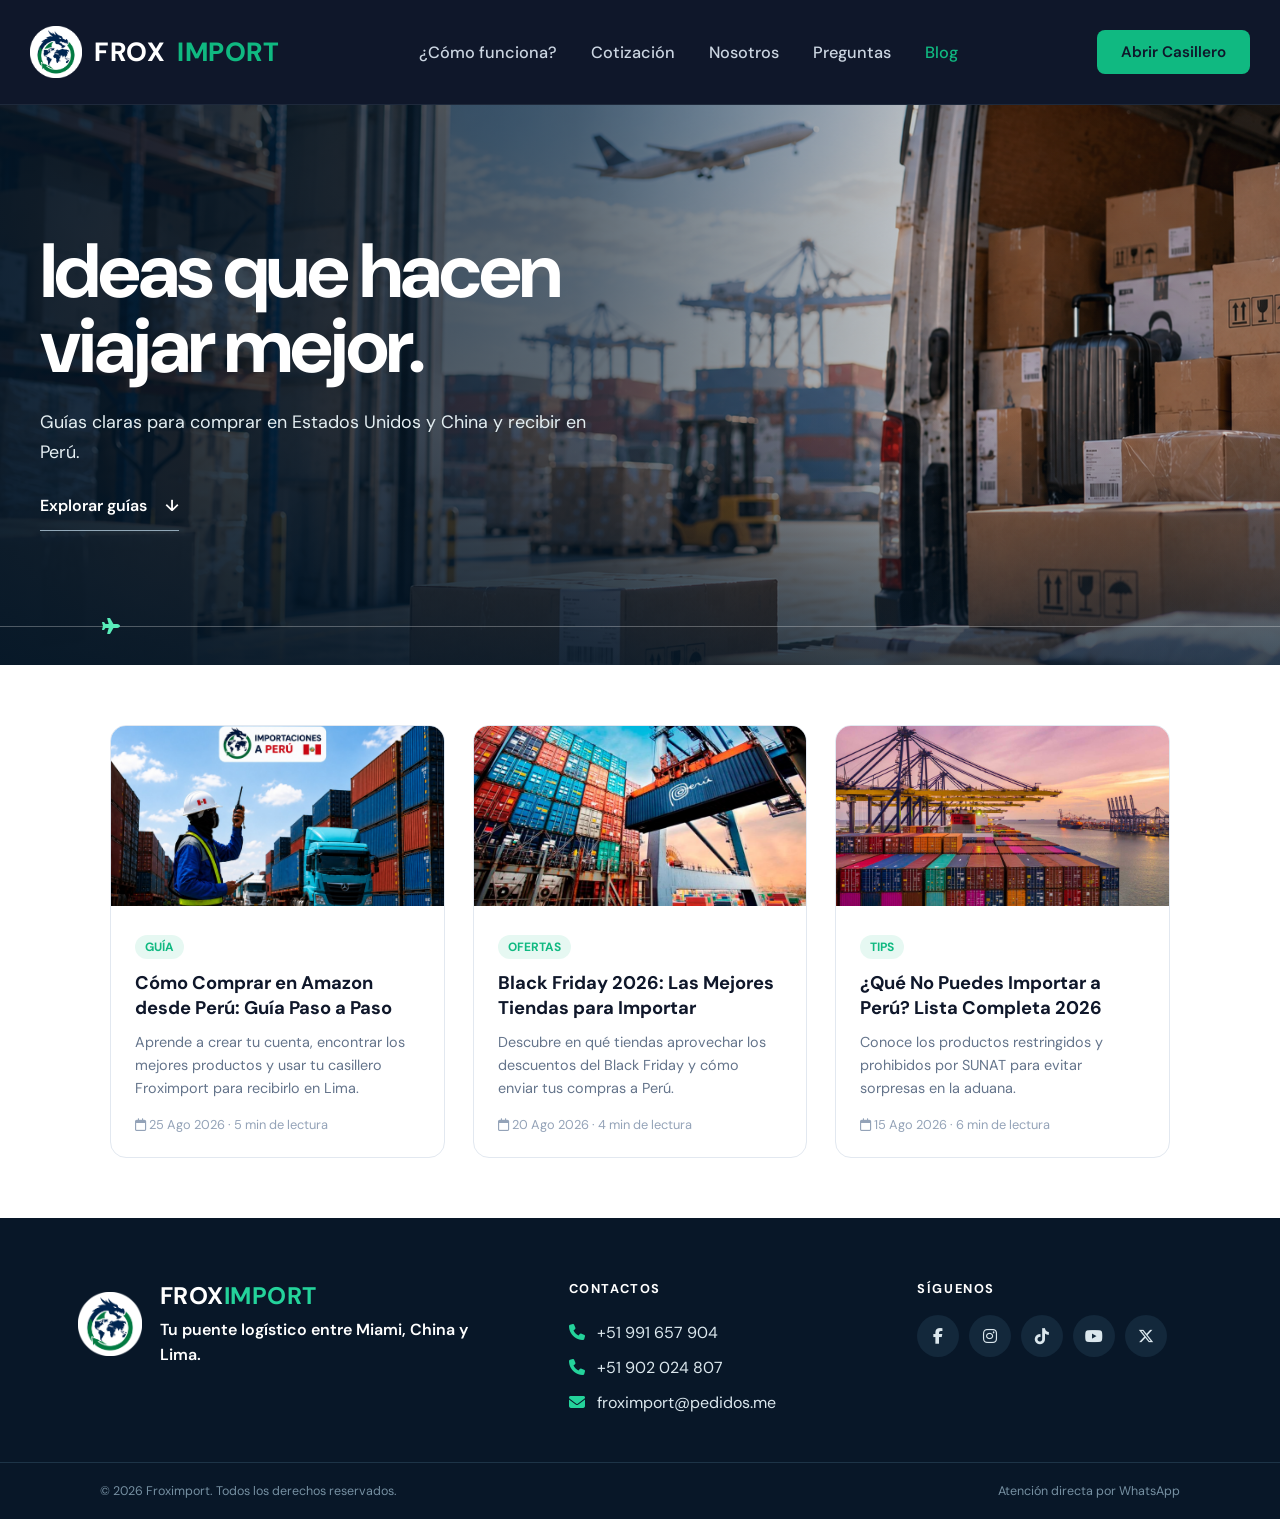
<file: blog/index.html>
<!DOCTYPE html>
<html lang="es">
<head>
    <meta charset="UTF-8">
    <meta name="viewport" content="width=device-width, initial-scale=1.0">
    <title>Blog - Froximport | Guías de Importación</title>
    <meta property="og:title" content="Blog Froximport - Guías y Tips de Importación">
    <meta property="og:description" content="Aprende a importar desde USA y China con nuestras guías prácticas. Tips, tiendas recomendadas y todo lo que necesitas saber.">
    <meta property="og:image" content="https://froximport.me/assets/calc-promo.jpg">
    <link rel="icon" type="image/png" sizes="32x32" href="../assets/favicon-32.png">
    <link rel="stylesheet" href="../style.css?v=2">
    <link rel="stylesheet" href="../home.css">
    <link rel="stylesheet" href="https://cdnjs.cloudflare.com/ajax/libs/font-awesome/6.5.2/css/all.min.css">
    <link rel="preconnect" href="https://fonts.googleapis.com">
    <link rel="preconnect" href="https://fonts.gstatic.com" crossorigin>
    <link href="https://fonts.googleapis.com/css2?family=DM+Sans:wght@400;500;600;700;800&display=swap" rel="stylesheet">
</head>
<body class="home-motion">
    <header>
        <div class="navbar">
            <a href="../" class="logo" style="text-decoration:none;">
                <img src="../assets/froximport-logo-circle.png" alt="Froximport" class="logo-img">
                FROX<span>IMPORT</span>
            </a>
            <nav class="nav-links" id="navLinks">
                <a href="../#proceso">¿Cómo funciona?</a>
                <a href="../#cotizacion">Cotización</a>
                <a href="../nosotros/">Nosotros</a>
                <a href="../#preguntas">Preguntas</a>
                <a href="./" style="color: #10b981;">Blog</a>
            </nav>
            <a href="../" class="btn-nav btn-nav-desktop wa-link">Abrir Casillero</a>
            <button class="hamburger" id="hamburgerBtn" aria-label="Abrir menú" aria-expanded="false"><span></span><span></span><span></span></button>
        </div>
    </header>

    <section class="page-flight-hero blog-flight-hero" aria-labelledby="pageTitle">
        <div class="page-flight-bg" aria-hidden="true"><img src="../assets/blog-logistica-hero.png" width="1664" height="941" alt=""></div><div class="page-flight-shade" aria-hidden="true"></div>
        <div class="page-flight-content"><h1 id="pageTitle">Ideas que hacen<br>viajar mejor.</h1><p>Guías claras para comprar en Estados Unidos y China y recibir en Perú.</p><a href="#articulos" class="flight-secondary">Explorar guías <span aria-hidden="true">↓</span></a></div>
        <div class="page-flight-line" aria-hidden="true"><i class="fas fa-plane"></i></div>
    </section>

    <div class="blog-grid" id="articulos">
        <a href="como-comprar-en-amazon.html" style="text-decoration:none; color:inherit;">
            <article class="blog-card">
                <img src="../assets/calc-promo.jpg" alt="Cómo comprar en Amazon" class="blog-card-img">
                <div class="blog-card-body">
                    <span class="blog-card-tag">Guía</span>
                    <h3>Cómo Comprar en Amazon desde Perú: Guía Paso a Paso</h3>
                    <p>Aprende a crear tu cuenta, encontrar los mejores productos y usar tu casillero Froximport para recibirlo en Lima.</p>
                    <div class="blog-card-meta"><i class="far fa-calendar"></i> 25 Ago 2026 · 5 min de lectura</div>
                </div>
            </article>
        </a>
        <a href="black-friday-2026.html" style="text-decoration:none; color:inherit;">
            <article class="blog-card">
                <img src="../assets/hero-bg-2.jpg" alt="Black Friday 2026" class="blog-card-img">
                <div class="blog-card-body">
                    <span class="blog-card-tag">Ofertas</span>
                    <h3>Black Friday 2026: Las Mejores Tiendas para Importar</h3>
                    <p>Descubre en qué tiendas aprovechar los descuentos del Black Friday y cómo enviar tus compras a Perú.</p>
                    <div class="blog-card-meta"><i class="far fa-calendar"></i> 20 Ago 2026 · 4 min de lectura</div>
                </div>
            </article>
        </a>
        <a href="restricciones-importacion.html" style="text-decoration:none; color:inherit;">
            <article class="blog-card">
                <img src="../assets/hero-bg-3.jpg" alt="Restricciones de importación" class="blog-card-img">
                <div class="blog-card-body">
                    <span class="blog-card-tag">Tips</span>
                    <h3>¿Qué No Puedes Importar a Perú? Lista Completa 2026</h3>
                    <p>Conoce los productos restringidos y prohibidos por SUNAT para evitar sorpresas en la aduana.</p>
                    <div class="blog-card-meta"><i class="far fa-calendar"></i> 15 Ago 2026 · 6 min de lectura</div>
                </div>
            </article>
        </a>
    </div>

    <footer class="site-footer">
        <div class="footer-inner"><div class="footer-brand"><img src="../assets/froximport-logo-circle.png" alt="Froximport" class="footer-logo"><div><strong>FROX<span>IMPORT</span></strong><p>Tu puente logístico entre Miami, China y Lima.</p></div></div><div class="footer-contact"><h2>Contactos</h2><a href="tel:+51991657904"><i class="fas fa-phone"></i> +51 991 657 904</a><a href="tel:+51902024807"><i class="fas fa-phone"></i> +51 902 024 807</a><a href="mailto:froximport@pedidos.me"><i class="fas fa-envelope"></i> froximport@pedidos.me</a></div><div class="footer-social"><h2>Síguenos</h2><div><a href="https://www.facebook.com/profile.php?id=61592977619754" target="_blank" rel="noopener" aria-label="Facebook"><i class="fab fa-facebook-f"></i></a><a href="https://www.instagram.com/froximport?igsh=emxqamZuNndoajQx" target="_blank" rel="noopener" aria-label="Instagram"><i class="fab fa-instagram"></i></a><a href="https://www.tiktok.com/@frox.import?_r=1&_t=ZS-98hogxlpGYX" target="_blank" rel="noopener" aria-label="TikTok"><i class="fab fa-tiktok"></i></a><a href="https://www.youtube.com/@FroxImport" target="_blank" rel="noopener" aria-label="YouTube"><i class="fab fa-youtube"></i></a><a href="https://x.com/FroxImport" target="_blank" rel="noopener" aria-label="X"><i class="fab fa-x-twitter"></i></a></div></div></div><div class="footer-bottom"><span>&copy; 2026 Froximport. Todos los derechos reservados.</span><span>Atención directa por WhatsApp</span></div>
    </footer>
    <script src="../script.js"></script><script src="../home.js"></script>
</body>
</html>
</file>
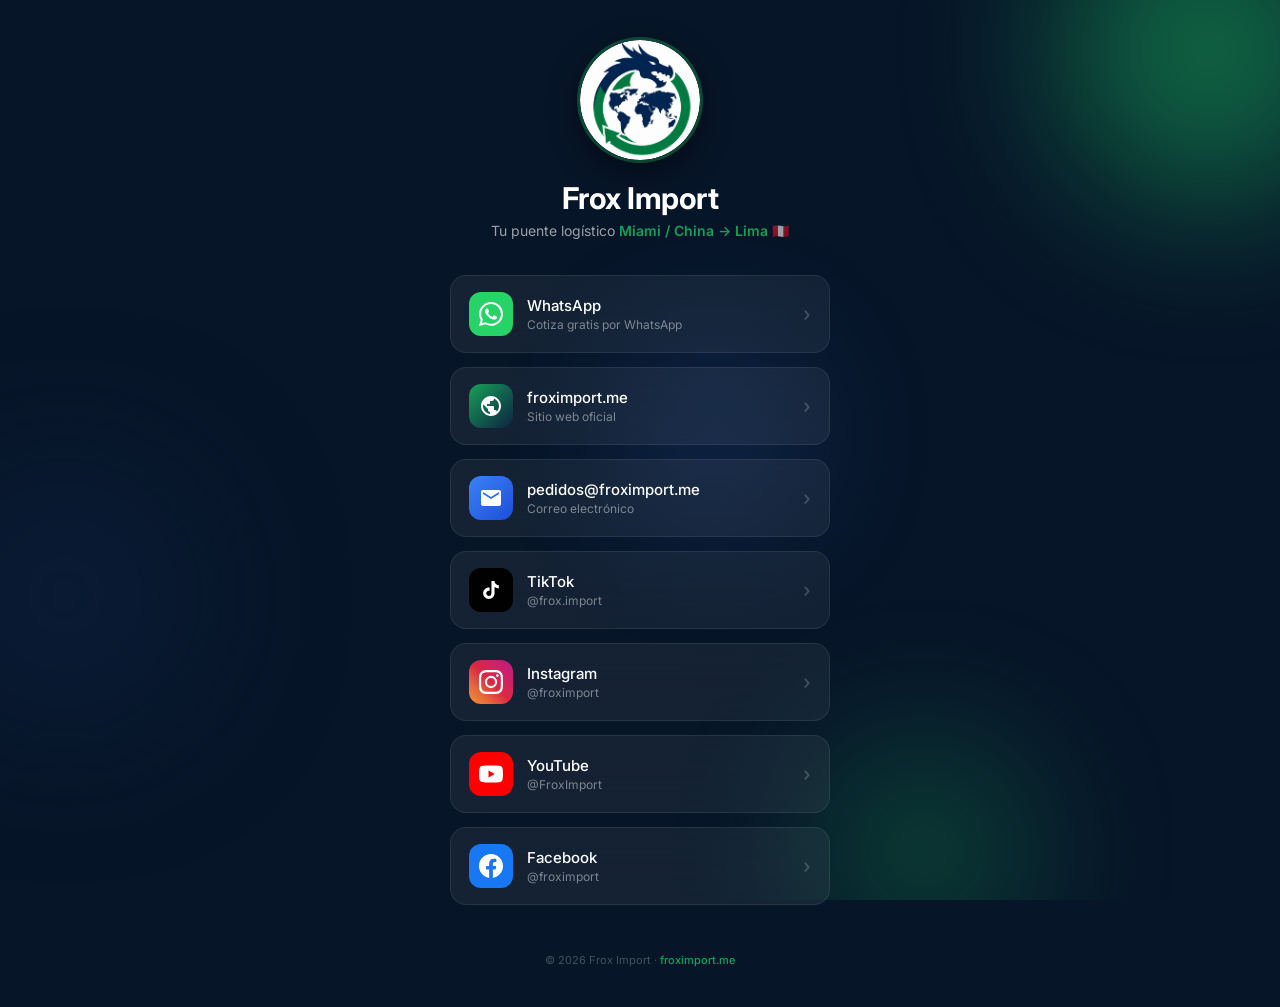
<file: links/index.html>
<!DOCTYPE html>
<html lang="es">
<head>
    <meta charset="UTF-8">
    <meta name="viewport" content="width=device-width, initial-scale=1.0">
    <title>Frox Import — Links</title>
    <meta name="description" content="Frox Import - Casillero internacional y envíos desde USA y China a Perú.">
    <meta property="og:title" content="Frox Import — Links">
    <meta property="og:description" content="Casillero internacional y envíos desde USA y China a Perú">
    <meta property="og:image" content="../public/logo.png">
    <meta property="og:url" content="https://froximport.me/links">
    <link rel="icon" href="logo.png" type="image/png">
    <link href="https://fonts.googleapis.com/css2?family=Inter:wght@400;500;600;700&display=swap" rel="stylesheet">
    <style>
        * {
            margin: 0;
            padding: 0;
            box-sizing: border-box;
        }

        body {
            font-family: 'Inter', -apple-system, BlinkMacSystemFont, sans-serif;
            min-height: 100vh;
            background: #071528;
            overflow-x: hidden;
        }

        /* Fondo animado con múltiples colores */
        .bg {
            position: fixed;
            top: 0;
            left: 0;
            width: 100%;
            height: 100%;
            z-index: 0;
            overflow: hidden;
        }

        .bg-blob {
            position: absolute;
            border-radius: 50%;
            filter: blur(80px);
            opacity: 0.6;
            animation: float 8s ease-in-out infinite;
        }

        .blob-1 {
            width: 300px;
            height: 300px;
            background: #17A058;
            top: -100px;
            right: -80px;
            animation-delay: 0s;
        }

        .blob-2 {
            width: 250px;
            height: 250px;
            background: #0D2242;
            bottom: 20%;
            left: -60px;
            animation-delay: 2s;
        }

        .blob-3 {
            width: 200px;
            height: 200px;
            background: #17A058;
            bottom: -50px;
            right: 20%;
            opacity: 0.4;
            animation-delay: 4s;
        }

        .blob-4 {
            width: 150px;
            height: 150px;
            background: #3b82f6;
            top: 40%;
            left: 50%;
            opacity: 0.3;
            animation-delay: 1s;
        }

        @keyframes float {
            0%, 100% { transform: translateY(0) scale(1); }
            50% { transform: translateY(-30px) scale(1.1); }
        }

        .container {
            position: relative;
            z-index: 1;
            width: 100%;
            max-width: 420px;
            margin: 0 auto;
            padding: 40px 20px;
            text-align: center;
        }

        .logo {
            width: 120px;
            height: 120px;
            border-radius: 50%;
            margin: 0 auto 20px;
            display: flex;
            align-items: center;
            justify-content: center;
            box-shadow: 0 0 0 3px rgba(23, 160, 88, 0.4), 0 10px 30px rgba(0, 0, 0, 0.5);
            overflow: hidden;
            animation: pulse 3s ease-in-out infinite;
        }

        @keyframes pulse {
            0%, 100% { box-shadow: 0 0 0 4px rgba(23, 160, 88, 0.3), 0 12px 40px rgba(0, 0, 0, 0.4); }
            50% { box-shadow: 0 0 0 8px rgba(23, 160, 88, 0.15), 0 12px 40px rgba(0, 0, 0, 0.4); }
        }

        .logo img {
            width: 100%;
            height: 100%;
            object-fit: cover;
            border-radius: 50%;
        }

        .name {
            color: white;
            font-size: 30px;
            font-weight: 700;
            margin-bottom: 6px;
            letter-spacing: -0.5px;
        }

        .tagline {
            color: rgba(255, 255, 255, 0.6);
            font-size: 14px;
            margin-bottom: 36px;
            font-weight: 400;
        }

        .tagline span {
            color: #17A058;
            font-weight: 600;
        }

        .links {
            display: flex;
            flex-direction: column;
            gap: 14px;
        }

        .link {
            display: flex;
            align-items: center;
            gap: 14px;
            background: rgba(255, 255, 255, 0.06);
            border: 1px solid rgba(255, 255, 255, 0.08);
            border-radius: 16px;
            padding: 16px 18px;
            color: white;
            text-decoration: none;
            font-size: 15px;
            font-weight: 500;
            transition: all 0.25s ease;
            backdrop-filter: blur(20px);
            position: relative;
            overflow: hidden;
        }

        .link::before {
            content: '';
            position: absolute;
            top: 0;
            left: 0;
            width: 3px;
            height: 100%;
            border-radius: 3px 0 0 3px;
            opacity: 0;
            transition: opacity 0.25s ease;
        }

        .link:hover {
            background: rgba(255, 255, 255, 0.12);
            transform: translateY(-2px);
            box-shadow: 0 8px 30px rgba(0, 0, 0, 0.3);
            border-color: rgba(255, 255, 255, 0.15);
        }

        .link:hover::before {
            opacity: 1;
        }

        .link:active {
            transform: translateY(0);
        }

        .link-icon {
            width: 44px;
            height: 44px;
            border-radius: 12px;
            display: flex;
            align-items: center;
            justify-content: center;
            flex-shrink: 0;
        }

        .link-icon svg {
            width: 24px;
            height: 24px;
            fill: white;
        }

        .link-text {
            flex: 1;
            text-align: left;
        }

        .link-text small {
            display: block;
            font-size: 12px;
            color: rgba(255, 255, 255, 0.45);
            font-weight: 400;
            margin-top: 2px;
        }

        .link-arrow {
            color: rgba(255, 255, 255, 0.2);
            font-size: 20px;
            transition: transform 0.25s ease;
        }

        .link:hover .link-arrow {
            transform: translateX(4px);
            color: rgba(255, 255, 255, 0.5);
        }

        /* Colores por red social */
        .whatsapp .link-icon { background: #25D366; }
        .whatsapp::before { background: #25D366; }
        .whatsapp:hover { border-color: rgba(37, 211, 102, 0.3); }

        .web .link-icon { background: linear-gradient(135deg, #17A058, #0D2242); }
        .web::before { background: #17A058; }
        .web:hover { border-color: rgba(23, 160, 88, 0.3); }

        .email .link-icon { background: linear-gradient(135deg, #3b82f6, #1d4ed8); }
        .email::before { background: #3b82f6; }
        .email:hover { border-color: rgba(59, 130, 246, 0.3); }

        .tiktok .link-icon { background: #010101; }
        .tiktok::before { background: #69C9D0; }
        .tiktok:hover { border-color: rgba(105, 201, 208, 0.3); }

        .instagram .link-icon { background: linear-gradient(45deg, #f09433, #e6683c, #dc2743, #cc2366, #bc1888); }
        .instagram::before { background: linear-gradient(45deg, #f09433, #dc2743); }
        .instagram:hover { border-color: rgba(220, 39, 67, 0.3); }

        .youtube .link-icon { background: #FF0000; }
        .youtube::before { background: #FF0000; }
        .youtube:hover { border-color: rgba(255, 0, 0, 0.3); }

        .facebook .link-icon { background: #1877F2; }
        .facebook::before { background: #1877F2; }
        .facebook:hover { border-color: rgba(24, 119, 242, 0.3); }

        .footer {
            margin-top: 48px;
            color: rgba(255, 255, 255, 0.25);
            font-size: 11px;
        }

        .footer a {
            color: #17A058;
            text-decoration: none;
            font-weight: 500;
        }

        @media (max-width: 480px) {
            .container {
                padding: 32px 16px;
            }
            .logo {
                width: 90px;
                height: 90px;
            }
            .logo img {
                width: 100%;
                height: 100%;
            }
            .name {
                font-size: 26px;
            }
            .link {
                padding: 14px 16px;
            }
            .link-icon {
                width: 40px;
                height: 40px;
            }
            .link-icon svg {
                width: 20px;
                height: 20px;
            }
        }
    </style>
</head>
<body>
    <div class="bg">
        <div class="bg-blob blob-1"></div>
        <div class="bg-blob blob-2"></div>
        <div class="bg-blob blob-3"></div>
        <div class="bg-blob blob-4"></div>
    </div>

    <div class="container">
        <div class="logo">
            <img src="logo.png" alt="Frox Import">
        </div>
        <h1 class="name">Frox Import</h1>
        <p class="tagline">Tu puente logístico <span>Miami / China → Lima</span> 🇵🇪</p>

        <div class="links">
            <a href="https://wa.me/51991657904?text=Hola%2C%20Frox%20Import%21%20Estoy%20interesado%2Fa%20en%20importar%20unos%20productos%20y%20quisiera%20m%C3%A1s%20informaci%C3%B3n%20sobre%20el%20servicio." class="link whatsapp" target="_blank" rel="noopener">
                <div class="link-icon">
                    <svg viewBox="0 0 24 24"><path d="M17.472 14.382c-.297-.149-1.758-.867-2.03-.967-.273-.099-.471-.148-.67.15-.197.297-.767.966-.94 1.164-.173.199-.347.223-.644.075-.297-.15-1.255-.463-2.39-1.475-.883-.788-1.48-1.761-1.653-2.059-.173-.297-.018-.458.13-.606.134-.133.298-.347.446-.52.149-.174.198-.298.298-.497.099-.198.05-.371-.025-.52-.075-.149-.669-1.612-.916-2.207-.242-.579-.487-.5-.669-.51-.173-.008-.371-.01-.57-.01-.198 0-.52.074-.792.372-.272.297-1.04 1.016-1.04 2.479 0 1.462 1.065 2.875 1.213 3.074.149.198 2.096 3.2 5.077 4.487.709.306 1.262.489 1.694.625.712.227 1.36.195 1.871.118.571-.085 1.758-.719 2.006-1.413.248-.694.248-1.289.173-1.413-.074-.124-.272-.198-.57-.347m-5.421 7.403h-.004a9.87 9.87 0 01-5.031-1.378l-.361-.214-3.741.982.998-3.648-.235-.374a9.86 9.86 0 01-1.51-5.26c.001-5.45 4.436-9.884 9.888-9.884 2.64 0 5.122 1.03 6.988 2.898a9.825 9.825 0 012.893 6.994c-.003 5.45-4.437 9.884-9.885 9.884m8.413-18.297A11.815 11.815 0 0012.05 0C5.495 0 .16 5.335.157 11.892c0 2.096.547 4.142 1.588 5.945L.057 24l6.305-1.654a11.882 11.882 0 005.683 1.448h.005c6.554 0 11.89-5.335 11.893-11.893a11.821 11.821 0 00-3.48-8.413z"/></svg>
                </div>
                <div class="link-text">
                    WhatsApp
                    <small>Cotiza gratis por WhatsApp</small>
                </div>
                <span class="link-arrow">›</span>
            </a>

            <a href="https://froximport.me" class="link web" target="_blank" rel="noopener">
                <div class="link-icon">
                    <svg viewBox="0 0 24 24"><path d="M12 2C6.48 2 2 6.48 2 12s4.48 10 10 10 10-4.48 10-10S17.52 2 12 2zm-1 17.93c-3.95-.49-7-3.85-7-7.93 0-.62.08-1.21.21-1.79L9 15v1c0 1.1.9 2 2 2v1.93zm6.9-2.54c-.26-.81-1-1.39-1.9-1.39h-1v-3c0-.55-.45-1-1-1H8v-2h2c.55 0 1-.45 1-1V7h2c1.1 0 2-.9 2-2v-.41c2.93 1.19 5 4.06 5 7.41 0 2.08-.8 3.97-2.1 5.39z"/></svg>
                </div>
                <div class="link-text">
                    froximport.me
                    <small>Sitio web oficial</small>
                </div>
                <span class="link-arrow">›</span>
            </a>

            <a href="mailto:pedidos@froximport.me" class="link email">
                <div class="link-icon">
                    <svg viewBox="0 0 24 24"><path d="M20 4H4c-1.1 0-1.99.9-1.99 2L2 18c0 1.1.9 2 2 2h16c1.1 0 2-.9 2-2V6c0-1.1-.9-2-2-2zm0 4l-8 5-8-5V6l8 5 8-5v2z"/></svg>
                </div>
                <div class="link-text">
                    pedidos@froximport.me
                    <small>Correo electrónico</small>
                </div>
                <span class="link-arrow">›</span>
            </a>

            <a href="https://www.tiktok.com/@frox.import" class="link tiktok" target="_blank" rel="noopener">
                <div class="link-icon">
                    <svg viewBox="0 0 24 24" fill="white">
                        <path d="M16.6 5.82s.51.5 0 0A4.278 4.278 0 0 1 15.54 3h-3.09v12.4a2.592 2.592 0 0 1-2.59 2.5c-1.42 0-2.6-1.16-2.6-2.6 0-1.72 1.66-3.01 3.37-2.48V9.66c-3.45-.46-6.47 2.22-6.47 5.64 0 3.33 2.76 5.7 5.69 5.7 3.14 0 5.69-2.55 5.69-5.7V9.01a7.35 7.35 0 0 0 4.3 1.38V7.3s-1.88.09-3.24-1.48z"/>
                    </svg>
                </div>
                <div class="link-text">
                    TikTok
                    <small>@frox.import</small>
                </div>
                <span class="link-arrow">›</span>
            </a>

            <a href="https://www.instagram.com/froximport" class="link instagram" target="_blank" rel="noopener">
                <div class="link-icon">
                    <svg viewBox="0 0 24 24"><path d="M12 2.163c3.204 0 3.584.012 4.85.07 3.252.148 4.771 1.691 4.919 4.919.058 1.265.069 1.645.069 4.849 0 3.205-.012 3.584-.069 4.849-.149 3.225-1.664 4.771-4.919 4.919-1.266.058-1.644.07-4.85.07-3.204 0-3.584-.012-4.849-.07-3.26-.149-4.771-1.699-4.919-4.92-.058-1.265-.07-1.644-.07-4.849 0-3.204.013-3.583.07-4.849.149-3.227 1.664-4.771 4.919-4.919 1.266-.057 1.645-.069 4.849-.069zM12 0C8.741 0 8.333.014 7.053.072 2.695.272.273 2.69.073 7.052.014 8.333 0 8.741 0 12c0 3.259.014 3.668.072 4.948.2 4.358 2.618 6.78 6.98 6.98C8.333 23.986 8.741 24 12 24c3.259 0 3.668-.014 4.948-.072 4.354-.2 6.782-2.618 6.979-6.98.059-1.28.073-1.689.073-4.948 0-3.259-.014-3.667-.072-4.947-.196-4.354-2.617-6.78-6.979-6.98C15.668.014 15.259 0 12 0zm0 5.838a6.162 6.162 0 100 12.324 6.162 6.162 0 000-12.324zM12 16a4 4 0 110-8 4 4 0 010 8zm6.406-11.845a1.44 1.44 0 100 2.881 1.44 1.44 0 000-2.881z"/></svg>
                </div>
                <div class="link-text">
                    Instagram
                    <small>@froximport</small>
                </div>
                <span class="link-arrow">›</span>
            </a>

            <a href="https://www.youtube.com/@FroxImport" class="link youtube" target="_blank" rel="noopener">
                <div class="link-icon">
                    <svg viewBox="0 0 24 24"><path d="M23.498 6.186a3.016 3.016 0 00-2.122-2.136C19.505 3.545 12 3.545 12 3.545s-7.505 0-9.377.505A3.017 3.017 0 00.502 6.186C0 8.07 0 12 0 12s0 3.93.502 5.814a3.016 3.016 0 002.122 2.136c1.871.505 9.376.505 9.376.505s7.505 0 9.377-.505a3.015 3.015 0 002.122-2.136C24 15.93 24 12 24 12s0-3.93-.502-5.814zM9.545 15.568V8.432L15.818 12l-6.273 3.568z"/></svg>
                </div>
                <div class="link-text">
                    YouTube
                    <small>@FroxImport</small>
                </div>
                <span class="link-arrow">›</span>
            </a>

            <a href="https://www.facebook.com/profile.php?id=61592977619754" class="link facebook" target="_blank" rel="noopener">
                <div class="link-icon">
                    <svg viewBox="0 0 24 24"><path d="M24 12.073c0-6.627-5.373-12-12-12s-12 5.373-12 12c0 5.99 4.388 10.954 10.125 11.854v-8.385H7.078v-3.47h3.047V9.43c0-3.007 1.792-4.669 4.533-4.669 1.312 0 2.686.235 2.686.235v2.953H15.83c-1.491 0-1.956.925-1.956 1.874v2.25h3.328l-.532 3.47h-2.796v8.385C19.612 23.027 24 18.062 24 12.073z"/></svg>
                </div>
                <div class="link-text">
                    Facebook
                    <small>@froximport</small>
                </div>
                <span class="link-arrow">›</span>
            </a>
        </div>

        <p class="footer">© 2026 Frox Import · <a href="https://froximport.me">froximport.me</a></p>
    </div>
</body>
</html>
</file>
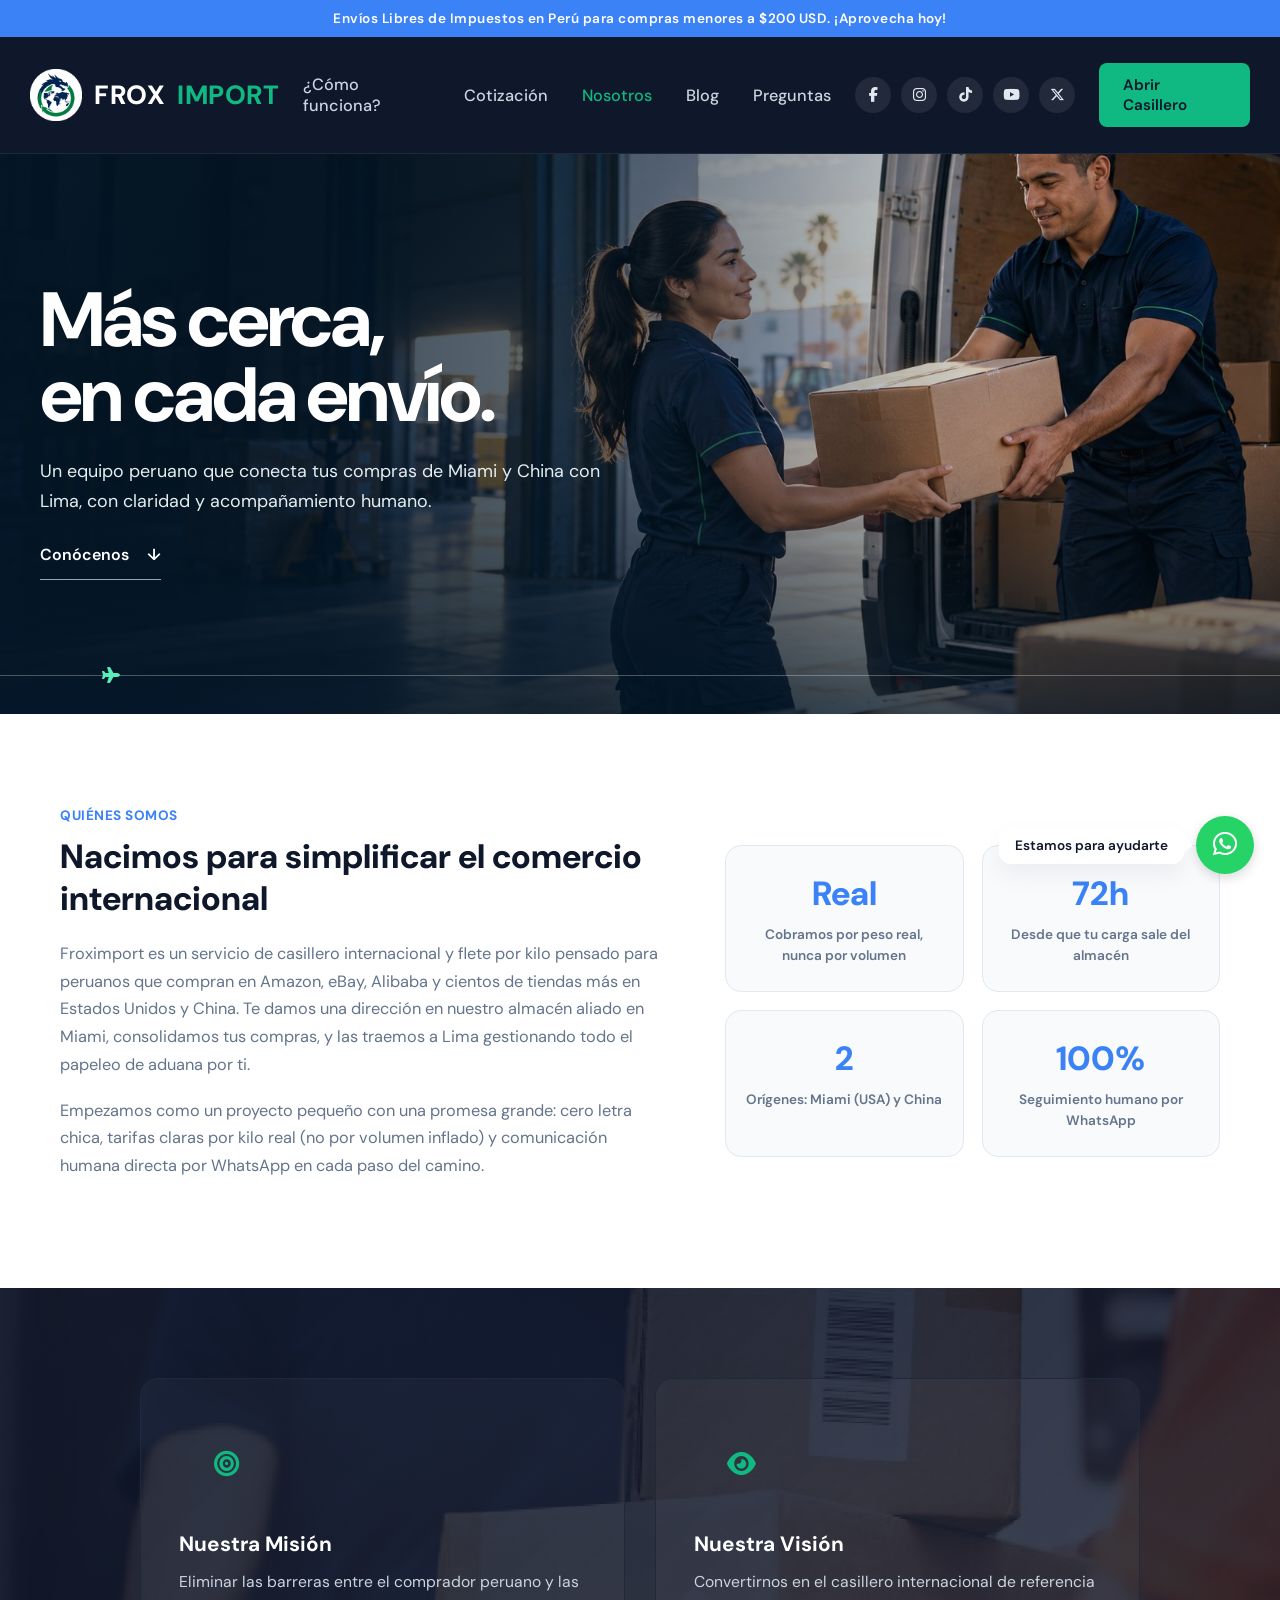
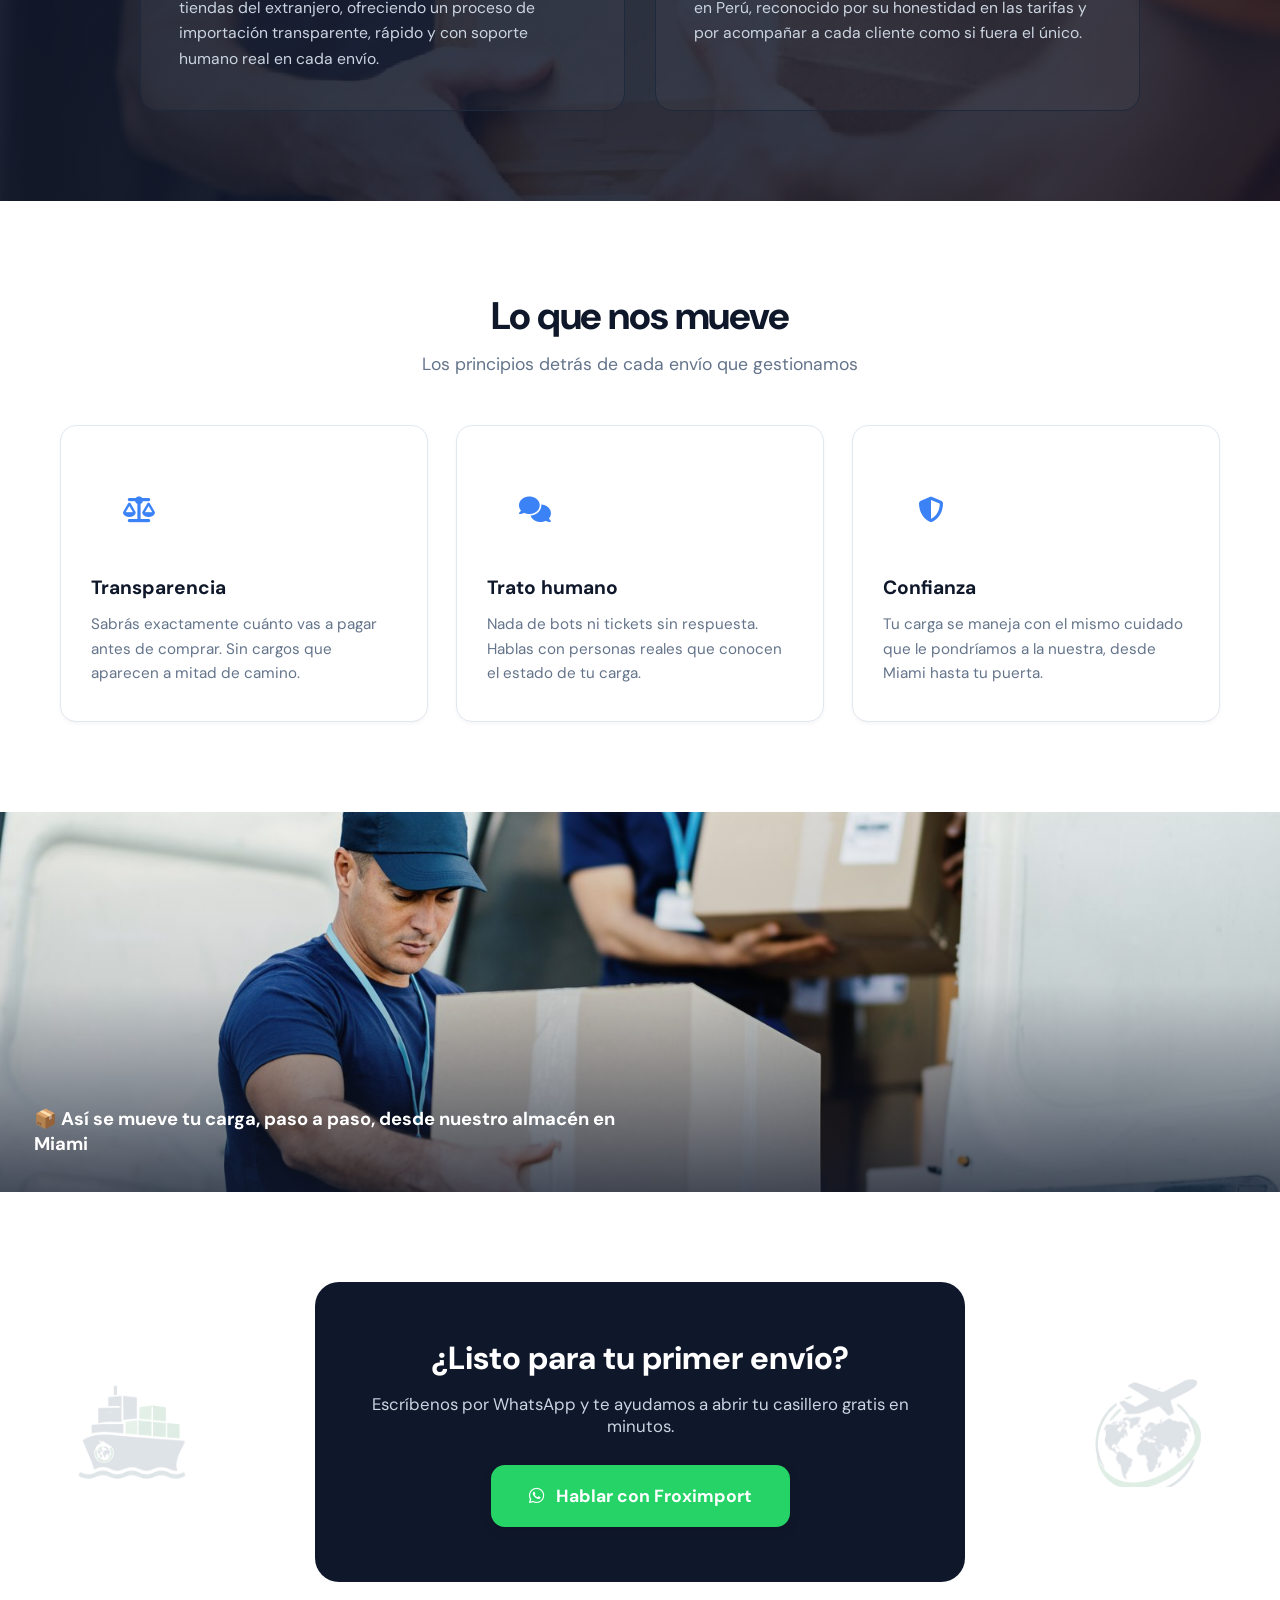
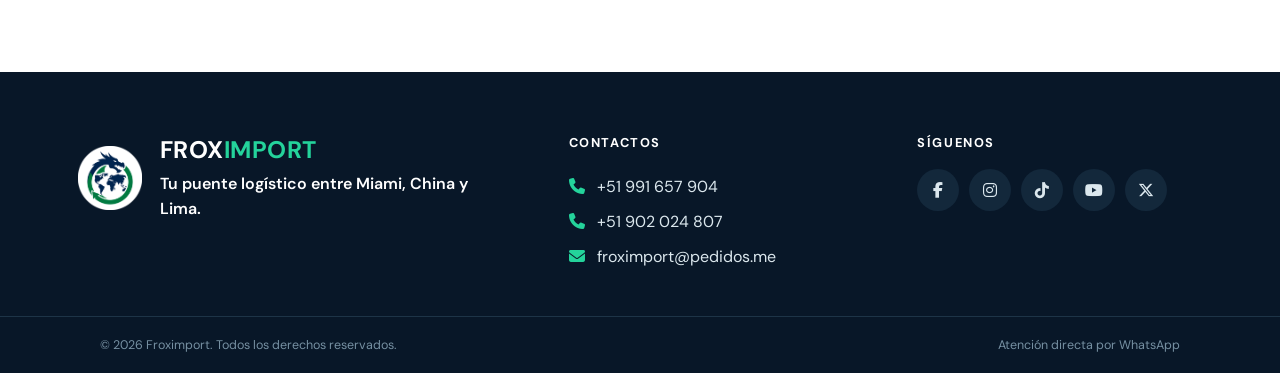
<file: nosotros/index.html>
<!DOCTYPE html>
<html lang="es">
<head>
    <meta charset="UTF-8">
    <meta name="viewport" content="width=device-width, initial-scale=1.0">
    <title>Nosotros - Froximport</title>

    <!-- Vista previa al compartir el link -->
    <meta property="og:title" content="Conoce Froximport - Tu Puente Logístico Miami/China → Lima">
    <meta property="og:description" content="Somos el equipo detrás de Froximport: casillero internacional, tarifas claras y soporte humano por WhatsApp en cada envío.">
    <meta property="og:image" content="https://froximport.me/assets/calc-promo.jpg">
    <meta property="og:url" content="https://froximport.me/nosotros/">
    <meta property="og:type" content="website">
    <meta property="og:locale" content="es_PE">
    <meta name="twitter:card" content="summary_large_image">
    <meta name="twitter:title" content="Conoce Froximport">
    <meta name="twitter:description" content="Casillero internacional Miami/China → Lima, con tarifas claras y soporte humano.">
    <meta name="twitter:image" content="https://froximport.me/assets/calc-promo.jpg">

    <link rel="icon" type="image/png" sizes="32x32" href="../assets/favicon-32.png">
    <link rel="apple-touch-icon" sizes="180x180" href="../assets/favicon-180.png">
    <link rel="stylesheet" href="../style.css">
    <link rel="stylesheet" href="../home.css">
    <link rel="stylesheet" href="https://cdnjs.cloudflare.com/ajax/libs/font-awesome/6.5.2/css/all.min.css">
    <link rel="preconnect" href="https://fonts.googleapis.com">
    <link rel="preconnect" href="https://fonts.gstatic.com" crossorigin>
    <link href="https://fonts.googleapis.com/css2?family=DM+Sans:wght@400;500;600;700;800&display=swap" rel="stylesheet">

    <!-- Google Analytics (GA4) — reemplaza G-XXXXXXXXXX con tu Measurement ID real -->
    <script async src="https://www.googletagmanager.com/gtag/js?id=G-XXXXXXXXXX"></script>
    <script>
        window.dataLayer = window.dataLayer || [];
        function gtag(){dataLayer.push(arguments);}
        gtag('js', new Date());
        gtag('config', 'G-XXXXXXXXXX');
    </script>
</head>
<body class="home-motion">

    <div class="top-announcement">
        Envíos Libres de Impuestos en Perú para compras menores a $200 USD. ¡Aprovecha hoy!
    </div>

    <header>
        <div class="navbar">
            <a href="../" class="logo" style="text-decoration: none;">
                <img src="../assets/froximport-logo-circle.png" alt="Froximport" class="logo-img">
                FROX<span>IMPORT</span>
            </a>
            <nav class="nav-links" id="navLinks">
                <a href="../#proceso">¿Cómo funciona?</a>
                <a href="../#cotizacion">Cotización</a>
                <a href="./" style="color: var(--primary);">Nosotros</a>
                <a href="../blog/">Blog</a>
                <a href="../#preguntas">Preguntas</a>
                <div class="nav-socials nav-socials-mobile">
                    <a href="https://www.facebook.com/profile.php?id=61592977619754" target="_blank" rel="noopener" aria-label="Facebook"><i class="fab fa-facebook-f"></i></a>
                    <a href="https://www.instagram.com/froximport?igsh=emxqamZuNndoajQx" target="_blank" rel="noopener" aria-label="Instagram"><i class="fab fa-instagram"></i></a>
                    <a href="https://www.tiktok.com/@frox.import?_r=1&_t=ZS-98hogxlpGYX" target="_blank" rel="noopener" aria-label="TikTok"><i class="fab fa-tiktok"></i></a>
                    <a href="https://www.youtube.com/@FroxImport" target="_blank" rel="noopener" aria-label="YouTube"><i class="fab fa-youtube"></i></a>
                    <a href="https://x.com/FroxImport" target="_blank" rel="noopener" aria-label="X (Twitter)"><i class="fab fa-x-twitter"></i></a>
                </div>
                <a href="#" class="btn-nav nav-cta-mobile wa-link">Abrir Casillero</a>
            </nav>
            <div class="nav-socials nav-socials-desktop">
                <a href="https://www.facebook.com/profile.php?id=61592977619754" target="_blank" rel="noopener" aria-label="Facebook"><i class="fab fa-facebook-f"></i></a>
                <a href="https://www.instagram.com/froximport?igsh=emxqamZuNndoajQx" target="_blank" rel="noopener" aria-label="Instagram"><i class="fab fa-instagram"></i></a>
                <a href="https://www.tiktok.com/@frox.import?_r=1&_t=ZS-98hogxlpGYX" target="_blank" rel="noopener" aria-label="TikTok"><i class="fab fa-tiktok"></i></a>
                <a href="https://www.youtube.com/@FroxImport" target="_blank" rel="noopener" aria-label="YouTube"><i class="fab fa-youtube"></i></a>
                <a href="https://x.com/FroxImport" target="_blank" rel="noopener" aria-label="X (Twitter)"><i class="fab fa-x-twitter"></i></a>
            </div>
            <a href="#" class="btn-nav btn-nav-desktop wa-link">Abrir Casillero</a>
            <button class="hamburger" id="hamburgerBtn" aria-label="Abrir menú" aria-expanded="false">
                <span></span><span></span><span></span>
            </button>
        </div>
    </header>

    <!-- HERO DE LA PÁGINA "NOSOTROS" -->
    <section class="page-flight-hero about-flight-hero" aria-labelledby="pageTitle">
        <div class="page-flight-bg" aria-hidden="true"><img src="../assets/nosotros-hero-ai-v2.jpg" width="1672" height="941" alt=""></div><div class="page-flight-shade" aria-hidden="true"></div>
        <div class="page-flight-content"><h1 id="pageTitle">Más cerca,<br>en cada envío.</h1><p>Un equipo peruano que conecta tus compras de Miami y China con Lima, con claridad y acompañamiento humano.</p><a href="#quienes" class="flight-secondary">Conócenos <span aria-hidden="true">↓</span></a></div>
        <div class="page-flight-line" aria-hidden="true"><i class="fas fa-plane"></i></div>
    </section>

    <!-- QUIÉNES SOMOS -->
    <section class="nosotros-seccion" id="quienes">
        <div class="nosotros-grid">
            <div class="nosotros-texto reveal">
                <span class="section-tag">Quiénes somos</span>
                <h2>Nacimos para simplificar el comercio internacional</h2>
                <p>Froximport es un servicio de casillero internacional y flete por kilo pensado para peruanos que compran en Amazon, eBay, Alibaba y cientos de tiendas más en Estados Unidos y China. Te damos una dirección en nuestro almacén aliado en Miami, consolidamos tus compras, y las traemos a Lima gestionando todo el papeleo de aduana por ti.</p>
                <p>Empezamos como un proyecto pequeño con una promesa grande: cero letra chica, tarifas claras por kilo real (no por volumen inflado) y comunicación humana directa por WhatsApp en cada paso del camino.</p>
            </div>
            <div class="nosotros-stats reveal reveal-delay1">
                <div class="stat-card">
                    <span class="stat-number">Real</span>
                    <span class="stat-label">Cobramos por peso real, nunca por volumen</span>
                </div>
                <div class="stat-card">
                    <span class="stat-number">72h</span>
                    <span class="stat-label">Desde que tu carga sale del almacén</span>
                </div>
                <div class="stat-card">
                    <span class="stat-number">2</span>
                    <span class="stat-label">Orígenes: Miami (USA) y China</span>
                </div>
                <div class="stat-card">
                    <span class="stat-number">100%</span>
                    <span class="stat-label">Seguimiento humano por WhatsApp</span>
                </div>
            </div>
        </div>
    </section>

    <!-- MISIÓN / VISIÓN -->
    <section class="nosotros-seccion nosotros-seccion-dark nosotros-mision-bg">
        <div class="mv-grid">
            <div class="mv-card reveal">
                <div class="step-icon icon-float"><i class="fas fa-bullseye"></i></div>
                <h3>Nuestra Misión</h3>
                <p>Eliminar las barreras entre el comprador peruano y las tiendas del extranjero, ofreciendo un proceso de importación transparente, rápido y con soporte humano real en cada envío.</p>
            </div>
            <div class="mv-card reveal reveal-delay1">
                <div class="step-icon icon-float icon-float-delay1"><i class="fas fa-eye"></i></div>
                <h3>Nuestra Visión</h3>
                <p>Convertirnos en el casillero internacional de referencia en Perú, reconocido por su honestidad en las tarifas y por acompañar a cada cliente como si fuera el único.</p>
            </div>
        </div>
    </section>

    <!-- VALORES -->
    <section class="nosotros-seccion">
        <div class="container-text reveal">
            <h2>Lo que nos mueve</h2>
            <p>Los principios detrás de cada envío que gestionamos</p>
        </div>

        <div class="valores-grid">
            <div class="valor-card reveal">
                <div class="step-icon icon-float"><i class="fas fa-scale-balanced"></i></div>
                <h3>Transparencia</h3>
                <p>Sabrás exactamente cuánto vas a pagar antes de comprar. Sin cargos que aparecen a mitad de camino.</p>
            </div>
            <div class="valor-card reveal reveal-delay1">
                <div class="step-icon icon-float icon-float-delay1"><i class="fas fa-comments"></i></div>
                <h3>Trato humano</h3>
                <p>Nada de bots ni tickets sin respuesta. Hablas con personas reales que conocen el estado de tu carga.</p>
            </div>
            <div class="valor-card reveal reveal-delay2">
                <div class="step-icon icon-float icon-float-delay2"><i class="fas fa-shield-halved"></i></div>
                <h3>Confianza</h3>
                <p>Tu carga se maneja con el mismo cuidado que le pondríamos a la nuestra, desde Miami hasta tu puerta.</p>
            </div>
        </div>
    </section>

    <!-- FRANJA DE EQUIPO -->
    <section class="nosotros-equipo-banda reveal">
        <img src="../assets/nosotros-equipo.jpg" alt="Equipo Froximport cargando paquetes en el almacén de Miami">
        <div class="nosotros-equipo-caption">
            <span>📦 Así se mueve tu carga, paso a paso, desde nuestro almacén en Miami</span>
        </div>
    </section>

    <!-- CTA FINAL -->
    <section class="nosotros-cta">
        <img src="../assets/icon-ship.png" alt="" class="deco-icon icon-float" style="top: 50%; left: 6%; transform: translateY(-50%); width: 110px;">
        <img src="../assets/icon-plane-globe.png" alt="" class="deco-icon icon-float icon-float-delay1" style="top: 50%; right: 6%; transform: translateY(-50%); width: 110px;">
        <div class="nosotros-cta-box reveal">
            <h2>¿Listo para tu primer envío?</h2>
            <p>Escríbenos por WhatsApp y te ayudamos a abrir tu casillero gratis en minutos.</p>
            <a href="#" class="btn-whatsapp wa-link">
                <i class="fab fa-whatsapp"></i> Hablar con Froximport
            </a>
        </div>
    </section>

    <footer class="site-footer">
        <div class="footer-inner"><div class="footer-brand"><img src="../assets/froximport-logo-circle.png" alt="Froximport" class="footer-logo"><div><strong>FROX<span>IMPORT</span></strong><p>Tu puente logístico entre Miami, China y Lima.</p></div></div><div class="footer-contact"><h2>Contactos</h2><a href="tel:+51991657904"><i class="fas fa-phone"></i> +51 991 657 904</a><a href="tel:+51902024807"><i class="fas fa-phone"></i> +51 902 024 807</a><a href="mailto:froximport@pedidos.me"><i class="fas fa-envelope"></i> froximport@pedidos.me</a></div><div class="footer-social"><h2>Síguenos</h2><div><a href="https://www.facebook.com/profile.php?id=61592977619754" target="_blank" rel="noopener" aria-label="Facebook"><i class="fab fa-facebook-f"></i></a><a href="https://www.instagram.com/froximport?igsh=emxqamZuNndoajQx" target="_blank" rel="noopener" aria-label="Instagram"><i class="fab fa-instagram"></i></a><a href="https://www.tiktok.com/@frox.import?_r=1&_t=ZS-98hogxlpGYX" target="_blank" rel="noopener" aria-label="TikTok"><i class="fab fa-tiktok"></i></a><a href="https://www.youtube.com/@FroxImport" target="_blank" rel="noopener" aria-label="YouTube"><i class="fab fa-youtube"></i></a><a href="https://x.com/FroxImport" target="_blank" rel="noopener" aria-label="X"><i class="fab fa-x-twitter"></i></a></div></div></div><div class="footer-bottom"><span>&copy; 2026 Froximport. Todos los derechos reservados.</span><span>Atención directa por WhatsApp</span></div>
    </footer>

    <div class="whatsapp-float-wrapper">
        <span class="whatsapp-float-tip">Estamos para ayudarte</span>
        <a href="#" class="whatsapp-float wa-link" aria-label="Escríbenos por WhatsApp">
            <i class="fab fa-whatsapp"></i>
        </a>
    </div>

    <script src="../script.js"></script><script src="../home.js"></script>
</body>
</html>
</file>
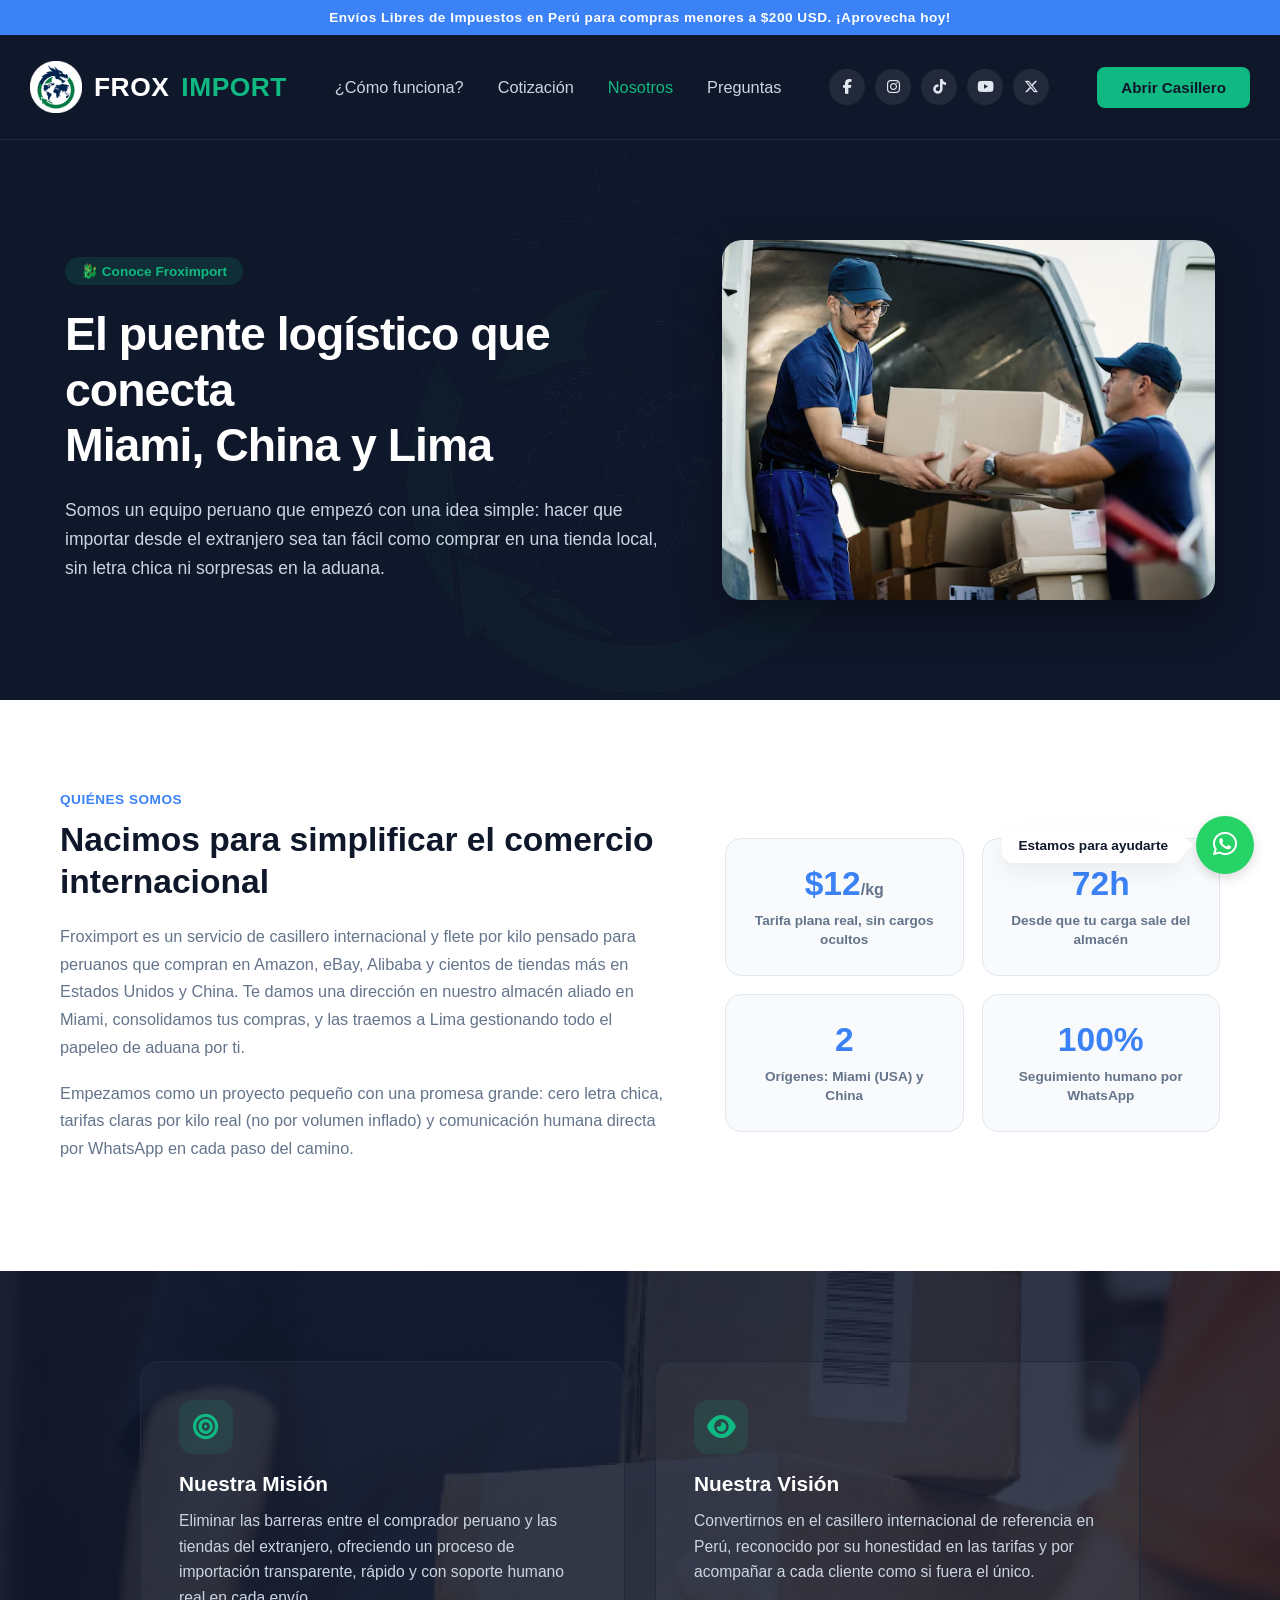
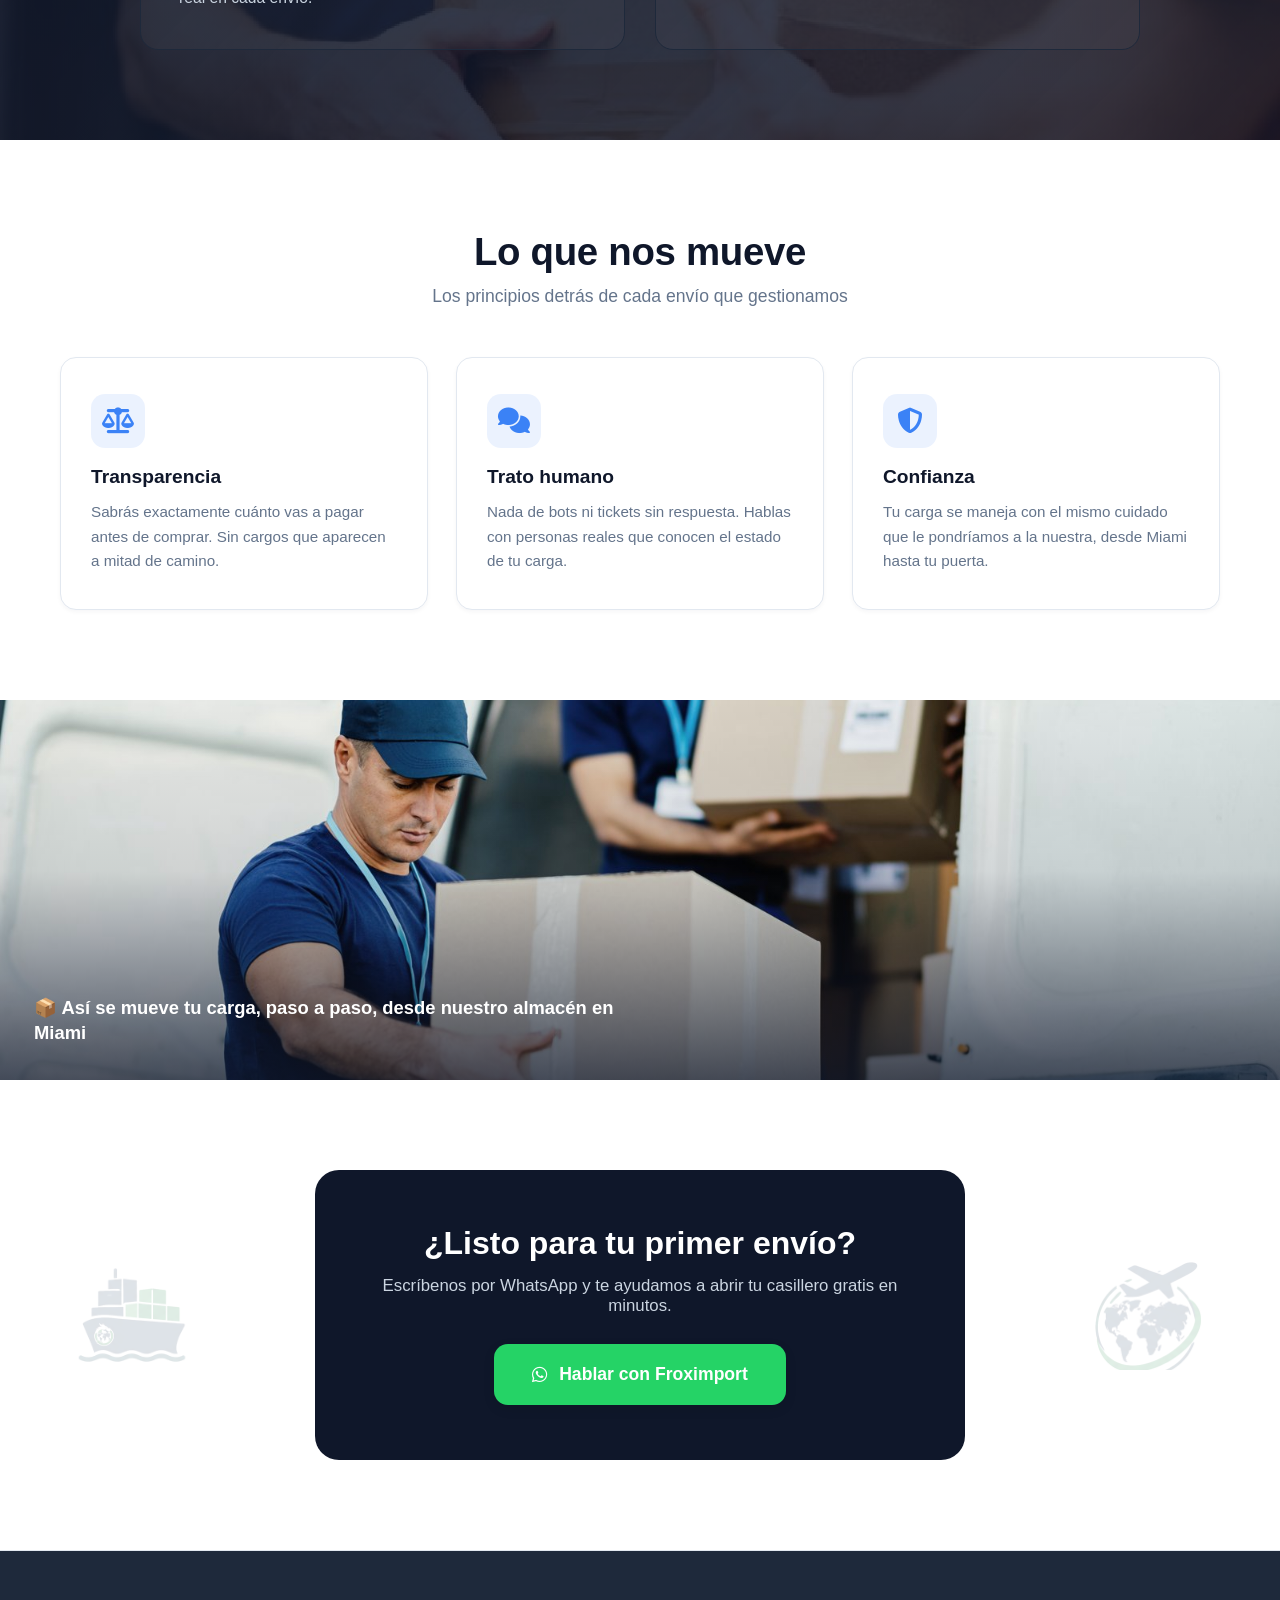
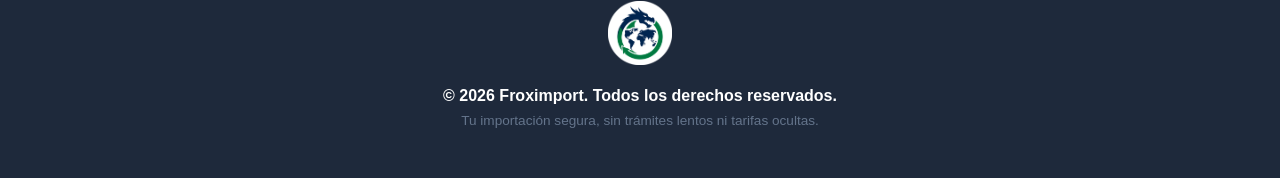
<file: nosotros.html>
<!DOCTYPE html>
<html lang="es">
<head>
    <meta charset="UTF-8">
    <meta name="viewport" content="width=device-width, initial-scale=1.0">
    <title>Nosotros - Froximport</title>
    <link rel="icon" type="image/png" sizes="32x32" href="assets/favicon-32.png">
    <link rel="apple-touch-icon" sizes="180x180" href="assets/favicon-180.png">
    <link rel="stylesheet" href="style.css">
    <link rel="stylesheet" href="https://cdnjs.cloudflare.com/ajax/libs/font-awesome/6.5.2/css/all.min.css">
</head>
<body>

    <div class="top-announcement">
        Envíos Libres de Impuestos en Perú para compras menores a $200 USD. ¡Aprovecha hoy!
    </div>

    <header>
        <div class="navbar">
            <a href="index.html" class="logo" style="text-decoration: none;">
                <img src="assets/froximport-logo-circle.png" alt="Froximport" class="logo-img">
                FROX<span>IMPORT</span>
            </a>
            <nav class="nav-links" id="navLinks">
                <a href="index.html#proceso">¿Cómo funciona?</a>
                <a href="index.html#calculadora">Cotización</a>
                <a href="nosotros.html" style="color: var(--primary);">Nosotros</a>
                <a href="index.html#preguntas">Preguntas</a>
                <div class="nav-socials nav-socials-mobile">
                    <a href="https://www.facebook.com/profile.php?id=61592977619754" target="_blank" rel="noopener" aria-label="Facebook"><i class="fab fa-facebook-f"></i></a>
                    <a href="https://www.instagram.com/froximport?igsh=emxqamZuNndoajQx" target="_blank" rel="noopener" aria-label="Instagram"><i class="fab fa-instagram"></i></a>
                    <a href="https://www.tiktok.com/@frox.import?_r=1&_t=ZS-98hogxlpGYX" target="_blank" rel="noopener" aria-label="TikTok"><i class="fab fa-tiktok"></i></a>
                    <a href="https://www.youtube.com/@FroxImport" target="_blank" rel="noopener" aria-label="YouTube"><i class="fab fa-youtube"></i></a>
                    <a href="https://x.com/FroxImport" target="_blank" rel="noopener" aria-label="X (Twitter)"><i class="fab fa-x-twitter"></i></a>
                </div>
                <a href="#" class="btn-nav nav-cta-mobile wa-link">Abrir Casillero</a>
            </nav>
            <div class="nav-socials nav-socials-desktop">
                <a href="https://www.facebook.com/profile.php?id=61592977619754" target="_blank" rel="noopener" aria-label="Facebook"><i class="fab fa-facebook-f"></i></a>
                <a href="https://www.instagram.com/froximport?igsh=emxqamZuNndoajQx" target="_blank" rel="noopener" aria-label="Instagram"><i class="fab fa-instagram"></i></a>
                <a href="https://www.tiktok.com/@frox.import?_r=1&_t=ZS-98hogxlpGYX" target="_blank" rel="noopener" aria-label="TikTok"><i class="fab fa-tiktok"></i></a>
                <a href="https://www.youtube.com/@FroxImport" target="_blank" rel="noopener" aria-label="YouTube"><i class="fab fa-youtube"></i></a>
                <a href="https://x.com/FroxImport" target="_blank" rel="noopener" aria-label="X (Twitter)"><i class="fab fa-x-twitter"></i></a>
            </div>
            <a href="#" class="btn-nav btn-nav-desktop wa-link">Abrir Casillero</a>
            <button class="hamburger" id="hamburgerBtn" aria-label="Abrir menú" aria-expanded="false">
                <span></span><span></span><span></span>
            </button>
        </div>
    </header>

    <!-- HERO DE LA PÁGINA "NOSOTROS" -->
    <section class="nosotros-hero">
        <img src="assets/froximport-logo.png" alt="" class="hero-logo-watermark">
        <div class="nosotros-hero-inner">
            <div class="nosotros-hero-content reveal">
                <span class="nosotros-eyebrow">🐉 Conoce Froximport</span>
                <h1>El puente logístico que conecta<br>Miami, China y Lima</h1>
                <p>Somos un equipo peruano que empezó con una idea simple: hacer que importar desde el extranjero sea tan fácil como comprar en una tienda local, sin letra chica ni sorpresas en la aduana.</p>
            </div>
            <div class="nosotros-hero-photo-wrapper reveal reveal-delay1">
                <img src="assets/nosotros-hero.jpg" alt="Equipo Froximport preparando envíos en el almacén" class="nosotros-hero-photo">
            </div>
        </div>
    </section>

    <!-- QUIÉNES SOMOS -->
    <section class="nosotros-seccion">
        <div class="nosotros-grid">
            <div class="nosotros-texto reveal">
                <span class="section-tag">Quiénes somos</span>
                <h2>Nacimos para simplificar el comercio internacional</h2>
                <p>Froximport es un servicio de casillero internacional y flete por kilo pensado para peruanos que compran en Amazon, eBay, Alibaba y cientos de tiendas más en Estados Unidos y China. Te damos una dirección en nuestro almacén aliado en Miami, consolidamos tus compras, y las traemos a Lima gestionando todo el papeleo de aduana por ti.</p>
                <p>Empezamos como un proyecto pequeño con una promesa grande: cero letra chica, tarifas claras por kilo real (no por volumen inflado) y comunicación humana directa por WhatsApp en cada paso del camino.</p>
            </div>
            <div class="nosotros-stats reveal reveal-delay1">
                <div class="stat-card">
                    <span class="stat-number">$12<small>/kg</small></span>
                    <span class="stat-label">Tarifa plana real, sin cargos ocultos</span>
                </div>
                <div class="stat-card">
                    <span class="stat-number">72h</span>
                    <span class="stat-label">Desde que tu carga sale del almacén</span>
                </div>
                <div class="stat-card">
                    <span class="stat-number">2</span>
                    <span class="stat-label">Orígenes: Miami (USA) y China</span>
                </div>
                <div class="stat-card">
                    <span class="stat-number">100%</span>
                    <span class="stat-label">Seguimiento humano por WhatsApp</span>
                </div>
            </div>
        </div>
    </section>

    <!-- MISIÓN / VISIÓN -->
    <section class="nosotros-seccion nosotros-seccion-dark nosotros-mision-bg">
        <div class="mv-grid">
            <div class="mv-card reveal">
                <div class="step-icon icon-float"><i class="fas fa-bullseye"></i></div>
                <h3>Nuestra Misión</h3>
                <p>Eliminar las barreras entre el comprador peruano y las tiendas del extranjero, ofreciendo un proceso de importación transparente, rápido y con soporte humano real en cada envío.</p>
            </div>
            <div class="mv-card reveal reveal-delay1">
                <div class="step-icon icon-float icon-float-delay1"><i class="fas fa-eye"></i></div>
                <h3>Nuestra Visión</h3>
                <p>Convertirnos en el casillero internacional de referencia en Perú, reconocido por su honestidad en las tarifas y por acompañar a cada cliente como si fuera el único.</p>
            </div>
        </div>
    </section>

    <!-- VALORES -->
    <section class="nosotros-seccion">
        <div class="container-text reveal">
            <h2>Lo que nos mueve</h2>
            <p>Los principios detrás de cada envío que gestionamos</p>
        </div>

        <div class="valores-grid">
            <div class="valor-card reveal">
                <div class="step-icon icon-float"><i class="fas fa-scale-balanced"></i></div>
                <h3>Transparencia</h3>
                <p>Sabrás exactamente cuánto vas a pagar antes de comprar. Sin cargos que aparecen a mitad de camino.</p>
            </div>
            <div class="valor-card reveal reveal-delay1">
                <div class="step-icon icon-float icon-float-delay1"><i class="fas fa-comments"></i></div>
                <h3>Trato humano</h3>
                <p>Nada de bots ni tickets sin respuesta. Hablas con personas reales que conocen el estado de tu carga.</p>
            </div>
            <div class="valor-card reveal reveal-delay2">
                <div class="step-icon icon-float icon-float-delay2"><i class="fas fa-shield-halved"></i></div>
                <h3>Confianza</h3>
                <p>Tu carga se maneja con el mismo cuidado que le pondríamos a la nuestra, desde Miami hasta tu puerta.</p>
            </div>
        </div>
    </section>

    <!-- FRANJA DE EQUIPO -->
    <section class="nosotros-equipo-banda reveal">
        <img src="assets/nosotros-equipo.jpg" alt="Equipo Froximport cargando paquetes en el almacén de Miami">
        <div class="nosotros-equipo-caption">
            <span>📦 Así se mueve tu carga, paso a paso, desde nuestro almacén en Miami</span>
        </div>
    </section>

    <!-- CTA FINAL -->
    <section class="nosotros-cta">
        <img src="assets/icon-ship.png" alt="" class="deco-icon icon-float" style="top: 50%; left: 6%; transform: translateY(-50%); width: 110px;">
        <img src="assets/icon-plane-globe.png" alt="" class="deco-icon icon-float icon-float-delay1" style="top: 50%; right: 6%; transform: translateY(-50%); width: 110px;">
        <div class="nosotros-cta-box reveal">
            <h2>¿Listo para tu primer envío?</h2>
            <p>Escríbenos por WhatsApp y te ayudamos a abrir tu casillero gratis en minutos.</p>
            <a href="#" class="btn-whatsapp wa-link">
                <i class="fab fa-whatsapp"></i> Hablar con Froximport
            </a>
        </div>
    </section>

    <footer>
        <img src="assets/froximport-logo-circle.png" alt="Froximport" class="footer-logo">
        <p>&copy; 2026 Froximport. Todos los derechos reservados.</p>
        <p style="font-size: 0.85rem; margin-top: 8px; color: #64748b;">Tu importación segura, sin trámites lentos ni tarifas ocultas.</p>
    </footer>

    <div class="whatsapp-float-wrapper">
        <span class="whatsapp-float-tip">Estamos para ayudarte</span>
        <a href="#" class="whatsapp-float wa-link" aria-label="Escríbenos por WhatsApp">
            <i class="fab fa-whatsapp"></i>
        </a>
    </div>

    <script src="script.js"></script>
</body>
</html>
</file>
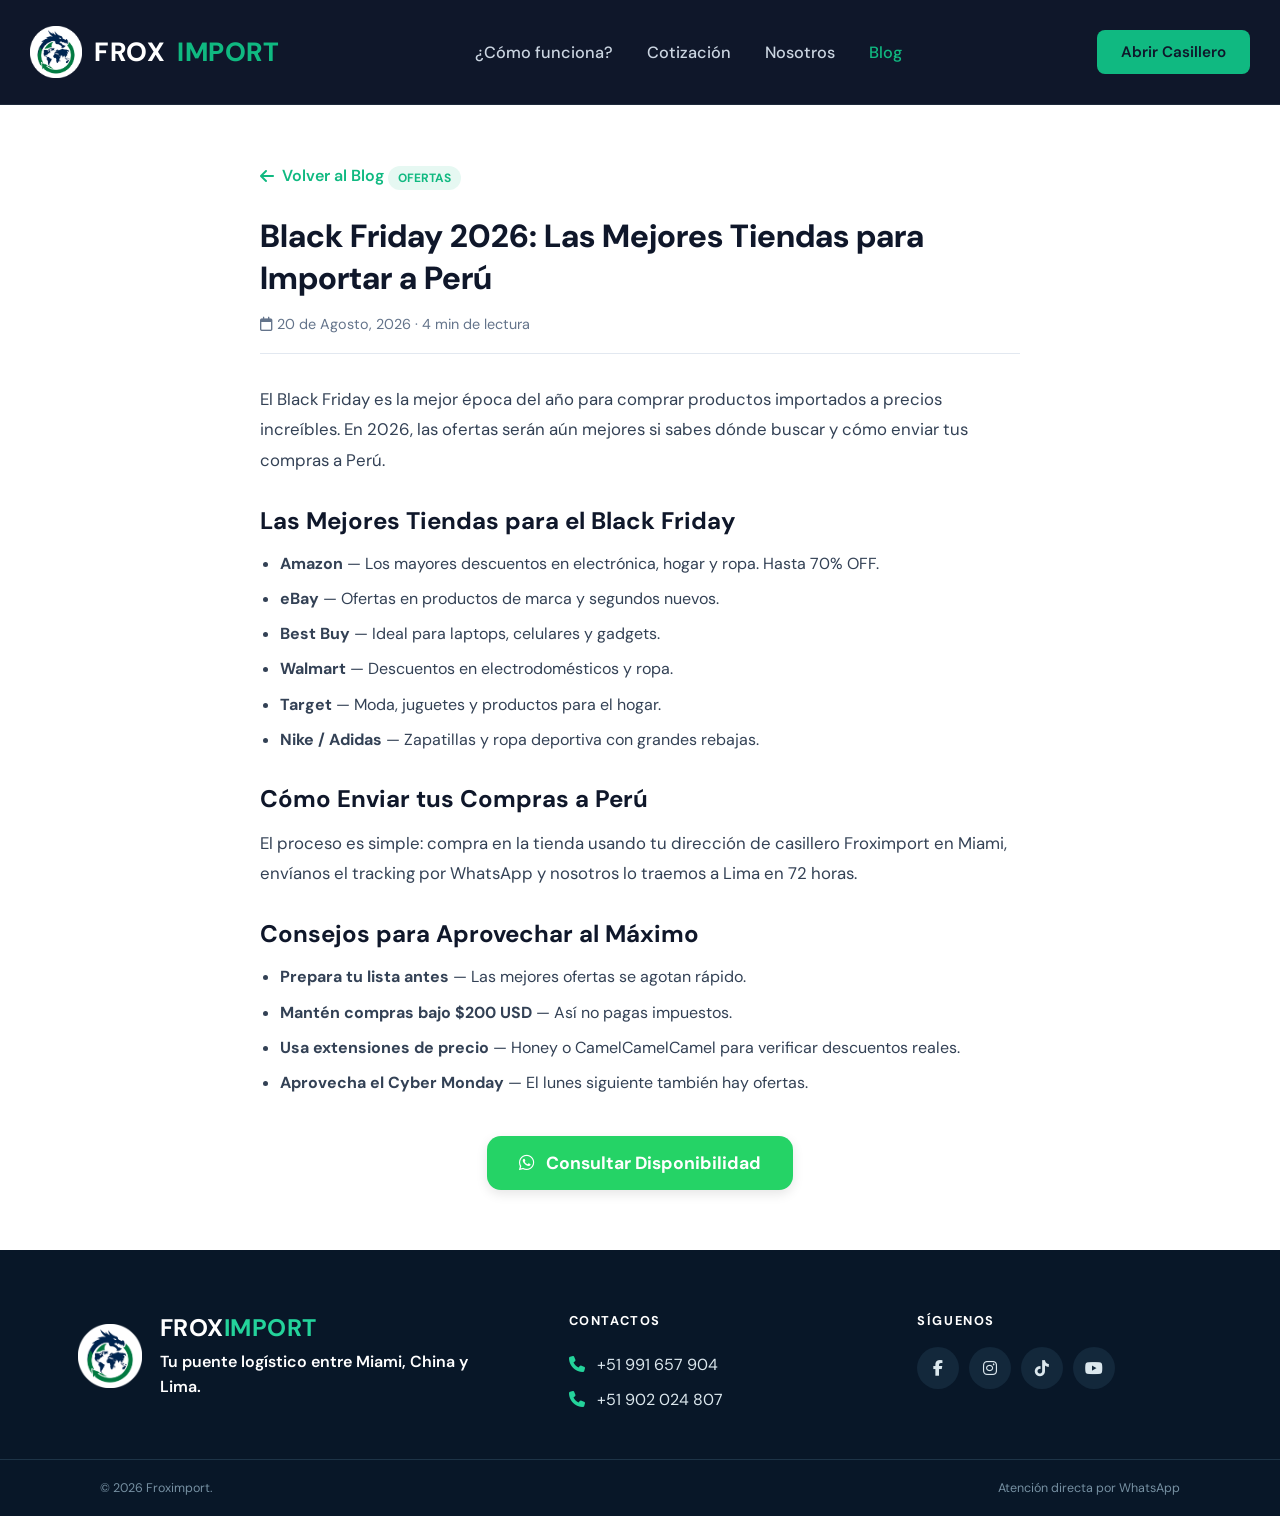
<file: blog/black-friday-2026.html>
<!DOCTYPE html>
<html lang="es">
<head>
    <meta charset="UTF-8">
    <meta name="viewport" content="width=device-width, initial-scale=1.0">
    <title>Black Friday 2026: Mejores Tiendas - Blog Froximport</title>
    <link rel="icon" type="image/png" sizes="32x32" href="../assets/favicon-32.png">
    <link rel="stylesheet" href="../style.css?v=2"><link rel="stylesheet" href="../home.css">
    <link rel="stylesheet" href="https://cdnjs.cloudflare.com/ajax/libs/font-awesome/6.5.2/css/all.min.css">
    <link rel="preconnect" href="https://fonts.googleapis.com">
    <link rel="preconnect" href="https://fonts.gstatic.com" crossorigin>
    <link href="https://fonts.googleapis.com/css2?family=DM+Sans:wght@400;500;600;700;800&display=swap" rel="stylesheet">
</head>
<body class="home-motion">
    <header>
        <div class="navbar">
            <a href="../" class="logo" style="text-decoration:none;">
                <img src="../assets/froximport-logo-circle.png" alt="Froximport" class="logo-img">
                FROX<span>IMPORT</span>
            </a>
            <nav class="nav-links" id="navLinks">
                <a href="../#proceso">¿Cómo funciona?</a>
                <a href="../#cotizacion">Cotización</a>
                <a href="../nosotros/">Nosotros</a>
                <a href="./" style="color: #10b981;">Blog</a>
            </nav>
            <a href="../" class="btn-nav btn-nav-desktop wa-link">Abrir Casillero</a><button class="hamburger" id="hamburgerBtn" aria-label="Abrir menú" aria-expanded="false"><span></span><span></span><span></span></button>
        </div>
    </header>

    <div class="blog-post">
        <a href="index.html" class="blog-back"><i class="fas fa-arrow-left"></i> Volver al Blog</a>
        <span class="blog-card-tag">Ofertas</span>
        <h1>Black Friday 2026: Las Mejores Tiendas para Importar a Perú</h1>
        <div class="blog-post-meta"><i class="far fa-calendar"></i> 20 de Agosto, 2026 · 4 min de lectura</div>

        <p>El Black Friday es la mejor época del año para comprar productos importados a precios increíbles. En 2026, las ofertas serán aún mejores si sabes dónde buscar y cómo enviar tus compras a Perú.</p>

        <h2>Las Mejores Tiendas para el Black Friday</h2>
        <ul>
            <li><strong>Amazon</strong> — Los mayores descuentos en electrónica, hogar y ropa. Hasta 70% OFF.</li>
            <li><strong>eBay</strong> — Ofertas en productos de marca y segundos nuevos.</li>
            <li><strong>Best Buy</strong> — Ideal para laptops, celulares y gadgets.</li>
            <li><strong>Walmart</strong> — Descuentos en electrodomésticos y ropa.</li>
            <li><strong>Target</strong> — Moda, juguetes y productos para el hogar.</li>
            <li><strong>Nike / Adidas</strong> — Zapatillas y ropa deportiva con grandes rebajas.</li>
        </ul>

        <h2>Cómo Enviar tus Compras a Perú</h2>
        <p>El proceso es simple: compra en la tienda usando tu dirección de casillero Froximport en Miami, envíanos el tracking por WhatsApp y nosotros lo traemos a Lima en 72 horas.</p>

        <h2>Consejos para Aprovechar al Máximo</h2>
        <ul>
            <li><strong>Prepara tu lista antes</strong> — Las mejores ofertas se agotan rápido.</li>
            <li><strong>Mantén compras bajo $200 USD</strong> — Así no pagas impuestos.</li>
            <li><strong>Usa extensiones de precio</strong> — Honey o CamelCamelCamel para verificar descuentos reales.</li>
            <li><strong>Aprovecha el Cyber Monday</strong> — El lunes siguiente también hay ofertas.</li>
        </ul>

        <div style="text-align: center; margin: 40px 0;">
            <a href="https://wa.me/51991657904?text=Hola,%20quiero%20información%20sobre%20envíos%20para%20Black%20Friday" class="btn-whatsapp wa-link" style="font-size: 1.1rem; padding: 16px 32px;">
                <i class="fab fa-whatsapp"></i> Consultar Disponibilidad
            </a>
        </div>
    </div>

    <footer class="site-footer">
        <div class="footer-inner"><div class="footer-brand"><img src="../assets/froximport-logo-circle.png" alt="Froximport" class="footer-logo"><div><strong>FROX<span>IMPORT</span></strong><p>Tu puente logístico entre Miami, China y Lima.</p></div></div><div class="footer-contact"><h2>Contactos</h2><a href="tel:+51991657904"><i class="fas fa-phone"></i> +51 991 657 904</a><a href="tel:+51902024807"><i class="fas fa-phone"></i> +51 902 024 807</a></div><div class="footer-social"><h2>Síguenos</h2><div><a href="https://www.facebook.com/profile.php?id=61592977619754" target="_blank" rel="noopener" aria-label="Facebook"><i class="fab fa-facebook-f"></i></a><a href="https://www.instagram.com/froximport" target="_blank" rel="noopener" aria-label="Instagram"><i class="fab fa-instagram"></i></a><a href="https://www.tiktok.com/@frox.import" target="_blank" rel="noopener" aria-label="TikTok"><i class="fab fa-tiktok"></i></a><a href="https://www.youtube.com/@FroxImport" target="_blank" rel="noopener" aria-label="YouTube"><i class="fab fa-youtube"></i></a></div></div></div><div class="footer-bottom"><span>&copy; 2026 Froximport.</span><span>Atención directa por WhatsApp</span></div>
    </footer>
    <script src="../script.js"></script><script src="../home.js"></script>
</body>
</html>
</file>
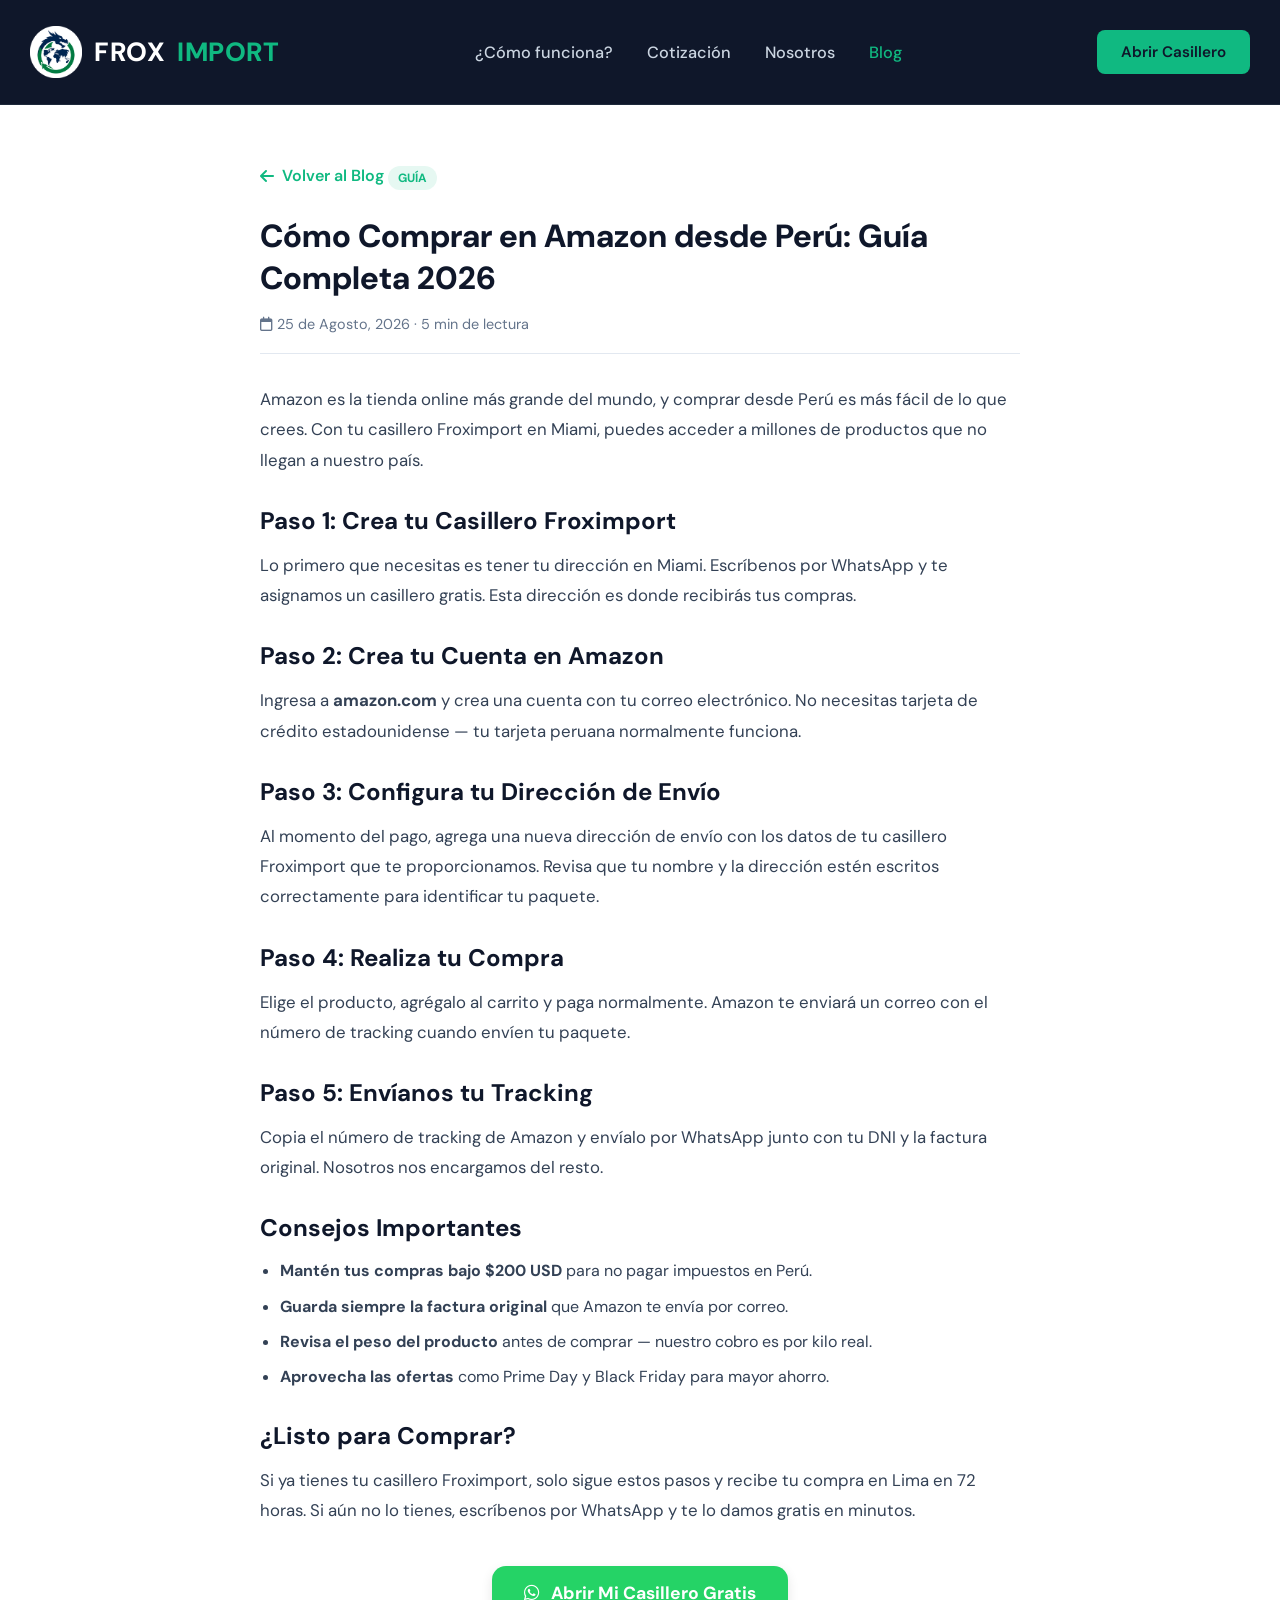
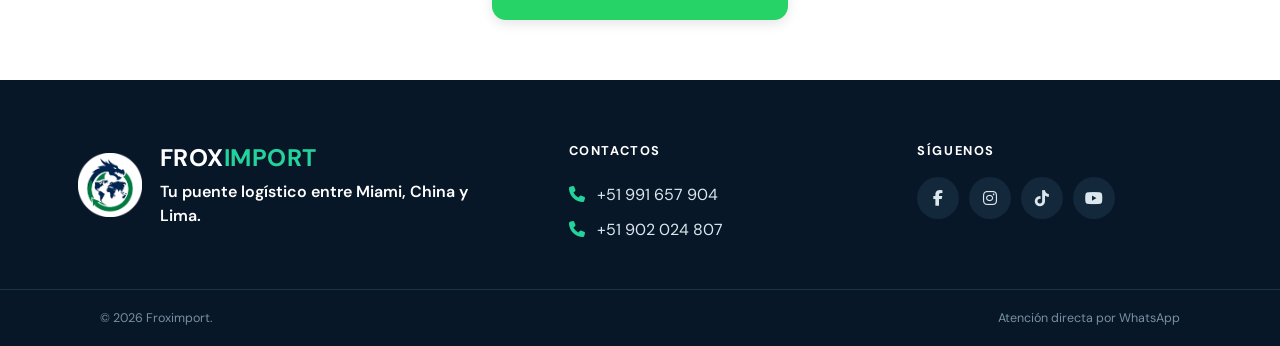
<file: blog/como-comprar-en-amazon.html>
<!DOCTYPE html>
<html lang="es">
<head>
    <meta charset="UTF-8">
    <meta name="viewport" content="width=device-width, initial-scale=1.0">
    <title>Cómo Comprar en Amazon desde Perú - Blog Froximport</title>
    <meta property="og:title" content="Cómo Comprar en Amazon desde Perú - Guía 2026">
    <meta property="og:description" content="Guía paso a paso para comprar en Amazon Estados Unidos y recibir tus productos en Perú con Froximport.">
    <link rel="icon" type="image/png" sizes="32x32" href="../assets/favicon-32.png">
    <link rel="stylesheet" href="../style.css?v=2"><link rel="stylesheet" href="../home.css">
    <link rel="stylesheet" href="https://cdnjs.cloudflare.com/ajax/libs/font-awesome/6.5.2/css/all.min.css">
    <link rel="preconnect" href="https://fonts.googleapis.com">
    <link rel="preconnect" href="https://fonts.gstatic.com" crossorigin>
    <link href="https://fonts.googleapis.com/css2?family=DM+Sans:wght@400;500;600;700;800&display=swap" rel="stylesheet">
</head>
<body class="home-motion">
    <header>
        <div class="navbar">
            <a href="../" class="logo" style="text-decoration:none;">
                <img src="../assets/froximport-logo-circle.png" alt="Froximport" class="logo-img">
                FROX<span>IMPORT</span>
            </a>
            <nav class="nav-links" id="navLinks">
                <a href="../#proceso">¿Cómo funciona?</a>
                <a href="../#cotizacion">Cotización</a>
                <a href="../nosotros/">Nosotros</a>
                <a href="./" style="color: #10b981;">Blog</a>
            </nav>
            <a href="../" class="btn-nav btn-nav-desktop wa-link">Abrir Casillero</a><button class="hamburger" id="hamburgerBtn" aria-label="Abrir menú" aria-expanded="false"><span></span><span></span><span></span></button>
        </div>
    </header>

    <div class="blog-post">
        <a href="index.html" class="blog-back"><i class="fas fa-arrow-left"></i> Volver al Blog</a>
        <span class="blog-card-tag">Guía</span>
        <h1>Cómo Comprar en Amazon desde Perú: Guía Completa 2026</h1>
        <div class="blog-post-meta"><i class="far fa-calendar"></i> 25 de Agosto, 2026 · 5 min de lectura</div>

        <p>Amazon es la tienda online más grande del mundo, y comprar desde Perú es más fácil de lo que crees. Con tu casillero Froximport en Miami, puedes acceder a millones de productos que no llegan a nuestro país.</p>

        <h2>Paso 1: Crea tu Casillero Froximport</h2>
        <p>Lo primero que necesitas es tener tu dirección en Miami. Escríbenos por WhatsApp y te asignamos un casillero gratis. Esta dirección es donde recibirás tus compras.</p>

        <h2>Paso 2: Crea tu Cuenta en Amazon</h2>
        <p>Ingresa a <strong>amazon.com</strong> y crea una cuenta con tu correo electrónico. No necesitas tarjeta de crédito estadounidense — tu tarjeta peruana normalmente funciona.</p>

        <h2>Paso 3: Configura tu Dirección de Envío</h2>
        <p>Al momento del pago, agrega una nueva dirección de envío con los datos de tu casillero Froximport que te proporcionamos. Revisa que tu nombre y la dirección estén escritos correctamente para identificar tu paquete.</p>

        <h2>Paso 4: Realiza tu Compra</h2>
        <p>Elige el producto, agrégalo al carrito y paga normalmente. Amazon te enviará un correo con el número de tracking cuando envíen tu paquete.</p>

        <h2>Paso 5: Envíanos tu Tracking</h2>
        <p>Copia el número de tracking de Amazon y envíalo por WhatsApp junto con tu DNI y la factura original. Nosotros nos encargamos del resto.</p>

        <h2>Consejos Importantes</h2>
        <ul>
            <li><strong>Mantén tus compras bajo $200 USD</strong> para no pagar impuestos en Perú.</li>
            <li><strong>Guarda siempre la factura original</strong> que Amazon te envía por correo.</li>
            <li><strong>Revisa el peso del producto</strong> antes de comprar — nuestro cobro es por kilo real.</li>
            <li><strong>Aprovecha las ofertas</strong> como Prime Day y Black Friday para mayor ahorro.</li>
        </ul>

        <h2>¿Listo para Comprar?</h2>
        <p>Si ya tienes tu casillero Froximport, solo sigue estos pasos y recibe tu compra en Lima en 72 horas. Si aún no lo tienes, escríbenos por WhatsApp y te lo damos gratis en minutos.</p>

        <div style="text-align: center; margin: 40px 0;">
            <a href="https://wa.me/51991657904?text=Hola,%20quiero%20abrir%20mi%20casillero%20Froximport" class="btn-whatsapp wa-link" style="font-size: 1.1rem; padding: 16px 32px;">
                <i class="fab fa-whatsapp"></i> Abrir Mi Casillero Gratis
            </a>
        </div>
    </div>

    <footer class="site-footer">
        <div class="footer-inner"><div class="footer-brand"><img src="../assets/froximport-logo-circle.png" alt="Froximport" class="footer-logo"><div><strong>FROX<span>IMPORT</span></strong><p>Tu puente logístico entre Miami, China y Lima.</p></div></div><div class="footer-contact"><h2>Contactos</h2><a href="tel:+51991657904"><i class="fas fa-phone"></i> +51 991 657 904</a><a href="tel:+51902024807"><i class="fas fa-phone"></i> +51 902 024 807</a></div><div class="footer-social"><h2>Síguenos</h2><div><a href="https://www.facebook.com/profile.php?id=61592977619754" target="_blank" rel="noopener" aria-label="Facebook"><i class="fab fa-facebook-f"></i></a><a href="https://www.instagram.com/froximport" target="_blank" rel="noopener" aria-label="Instagram"><i class="fab fa-instagram"></i></a><a href="https://www.tiktok.com/@frox.import" target="_blank" rel="noopener" aria-label="TikTok"><i class="fab fa-tiktok"></i></a><a href="https://www.youtube.com/@FroxImport" target="_blank" rel="noopener" aria-label="YouTube"><i class="fab fa-youtube"></i></a></div></div></div><div class="footer-bottom"><span>&copy; 2026 Froximport.</span><span>Atención directa por WhatsApp</span></div>
    </footer>
    <script src="../script.js"></script><script src="../home.js"></script>
</body>
</html>
</file>
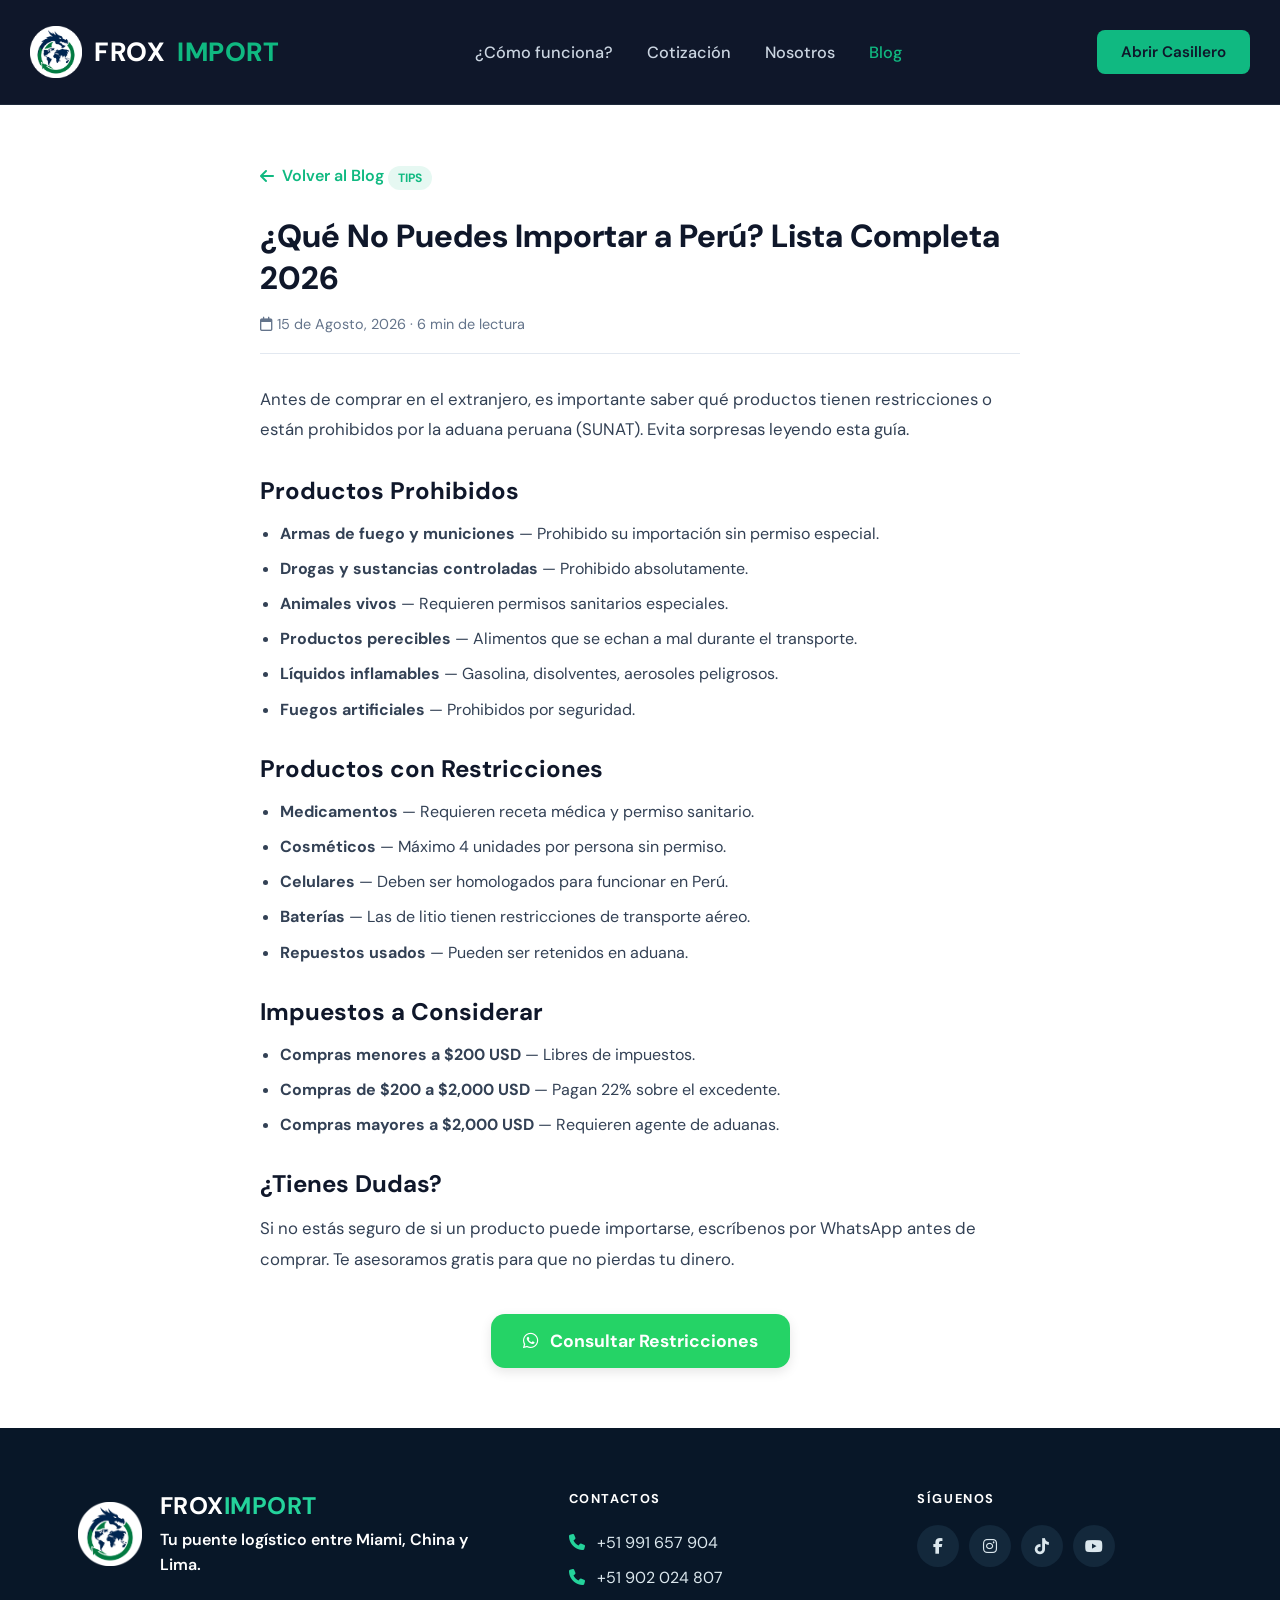
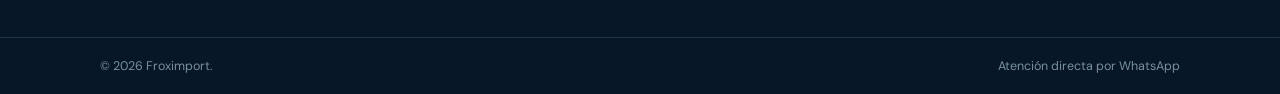
<file: blog/restricciones-importacion.html>
<!DOCTYPE html>
<html lang="es">
<head>
    <meta charset="UTF-8">
    <meta name="viewport" content="width=device-width, initial-scale=1.0">
    <title>Restricciones de Importación a Perú 2026 - Blog Froximport</title>
    <link rel="icon" type="image/png" sizes="32x32" href="../assets/favicon-32.png">
    <link rel="stylesheet" href="../style.css?v=2"><link rel="stylesheet" href="../home.css">
    <link rel="stylesheet" href="https://cdnjs.cloudflare.com/ajax/libs/font-awesome/6.5.2/css/all.min.css">
    <link rel="preconnect" href="https://fonts.googleapis.com">
    <link rel="preconnect" href="https://fonts.gstatic.com" crossorigin>
    <link href="https://fonts.googleapis.com/css2?family=DM+Sans:wght@400;500;600;700;800&display=swap" rel="stylesheet">
</head>
<body class="home-motion">
    <header>
        <div class="navbar">
            <a href="../" class="logo" style="text-decoration:none;">
                <img src="../assets/froximport-logo-circle.png" alt="Froximport" class="logo-img">
                FROX<span>IMPORT</span>
            </a>
            <nav class="nav-links" id="navLinks">
                <a href="../#proceso">¿Cómo funciona?</a>
                <a href="../#cotizacion">Cotización</a>
                <a href="../nosotros/">Nosotros</a>
                <a href="./" style="color: #10b981;">Blog</a>
            </nav>
            <a href="../" class="btn-nav btn-nav-desktop wa-link">Abrir Casillero</a><button class="hamburger" id="hamburgerBtn" aria-label="Abrir menú" aria-expanded="false"><span></span><span></span><span></span></button>
        </div>
    </header>

    <div class="blog-post">
        <a href="index.html" class="blog-back"><i class="fas fa-arrow-left"></i> Volver al Blog</a>
        <span class="blog-card-tag">Tips</span>
        <h1>¿Qué No Puedes Importar a Perú? Lista Completa 2026</h1>
        <div class="blog-post-meta"><i class="far fa-calendar"></i> 15 de Agosto, 2026 · 6 min de lectura</div>

        <p>Antes de comprar en el extranjero, es importante saber qué productos tienen restricciones o están prohibidos por la aduana peruana (SUNAT). Evita sorpresas leyendo esta guía.</p>

        <h2>Productos Prohibidos</h2>
        <ul>
            <li><strong>Armas de fuego y municiones</strong> — Prohibido su importación sin permiso especial.</li>
            <li><strong>Drogas y sustancias controladas</strong> — Prohibido absolutamente.</li>
            <li><strong>Animales vivos</strong> — Requieren permisos sanitarios especiales.</li>
            <li><strong>Productos perecibles</strong> — Alimentos que se echan a mal durante el transporte.</li>
            <li><strong>Líquidos inflamables</strong> — Gasolina, disolventes, aerosoles peligrosos.</li>
            <li><strong>Fuegos artificiales</strong> — Prohibidos por seguridad.</li>
        </ul>

        <h2>Productos con Restricciones</h2>
        <ul>
            <li><strong>Medicamentos</strong> — Requieren receta médica y permiso sanitario.</li>
            <li><strong>Cosméticos</strong> — Máximo 4 unidades por persona sin permiso.</li>
            <li><strong>Celulares</strong> — Deben ser homologados para funcionar en Perú.</li>
            <li><strong>Baterías</strong> — Las de litio tienen restricciones de transporte aéreo.</li>
            <li><strong>Repuestos usados</strong> — Pueden ser retenidos en aduana.</li>
        </ul>

        <h2>Impuestos a Considerar</h2>
        <ul>
            <li><strong>Compras menores a $200 USD</strong> — Libres de impuestos.</li>
            <li><strong>Compras de $200 a $2,000 USD</strong> — Pagan 22% sobre el excedente.</li>
            <li><strong>Compras mayores a $2,000 USD</strong> — Requieren agente de aduanas.</li>
        </ul>

        <h2>¿Tienes Dudas?</h2>
        <p>Si no estás seguro de si un producto puede importarse, escríbenos por WhatsApp antes de comprar. Te asesoramos gratis para que no pierdas tu dinero.</p>

        <div style="text-align: center; margin: 40px 0;">
            <a href="https://wa.me/51991657904?text=Hola,%20tengo%20una%20duda%20sobre%20un%20producto%20que%20quiero%20importar" class="btn-whatsapp wa-link" style="font-size: 1.1rem; padding: 16px 32px;">
                <i class="fab fa-whatsapp"></i> Consultar Restricciones
            </a>
        </div>
    </div>

    <footer class="site-footer">
        <div class="footer-inner"><div class="footer-brand"><img src="../assets/froximport-logo-circle.png" alt="Froximport" class="footer-logo"><div><strong>FROX<span>IMPORT</span></strong><p>Tu puente logístico entre Miami, China y Lima.</p></div></div><div class="footer-contact"><h2>Contactos</h2><a href="tel:+51991657904"><i class="fas fa-phone"></i> +51 991 657 904</a><a href="tel:+51902024807"><i class="fas fa-phone"></i> +51 902 024 807</a></div><div class="footer-social"><h2>Síguenos</h2><div><a href="https://www.facebook.com/profile.php?id=61592977619754" target="_blank" rel="noopener" aria-label="Facebook"><i class="fab fa-facebook-f"></i></a><a href="https://www.instagram.com/froximport" target="_blank" rel="noopener" aria-label="Instagram"><i class="fab fa-instagram"></i></a><a href="https://www.tiktok.com/@frox.import" target="_blank" rel="noopener" aria-label="TikTok"><i class="fab fa-tiktok"></i></a><a href="https://www.youtube.com/@FroxImport" target="_blank" rel="noopener" aria-label="YouTube"><i class="fab fa-youtube"></i></a></div></div></div><div class="footer-bottom"><span>&copy; 2026 Froximport.</span><span>Atención directa por WhatsApp</span></div>
    </footer>
    <script src="../script.js"></script><script src="../home.js"></script>
</body>
</html>
</file>
<file: style.css>
/* ==========================================================================
   FRONTEX IMPORT - HOJA DE ESTILOS COMPLETA (DISEÑO PREMIUM ACTUALIZADO)
   ========================================================================== */

:root {
    --bg-dark-navbar: #0f172a;  /* Azul oscuro profundo para el Navbar */
    --bg-light-sections: #f8fafc;/* Gris ultra claro para secciones secundarias */
    --bg-white: #ffffff;        /* Blanco puro para tarjetas y fondo general */
    --top-bar-color: #3b82f6;   /* Azul Eléctrico Corporativo (aclarado) para la barra de avisos */
    --primary: #10b981;         /* Verde esmeralda para los acentos y checks */
    --text-main: #0f172a;       /* Texto oscuro principal (súper legible) */
    --text-muted: #64748b;      /* Texto secundario gris elegante */
    --border-color: #e2e8f0;    /* Bordes limpios y sutiles */
    --shadow-sm: 0 2px 4px rgba(15, 23, 42, 0.04);
    --shadow-md: 0 10px 25px rgba(15, 23, 42, 0.06);
}

/* REGLAS GENERALES */
* {
    margin: 0;
    padding: 0;
    box-sizing: border-box;
    font-family: 'DM Sans', -apple-system, BlinkMacSystemFont, sans-serif;
    scroll-behavior: smooth;
}

body {
    background-color: var(--bg-white);
    color: var(--text-main);
    overflow-x: hidden;
}

/* 1. BARRA DE AVISO (AZUL ELÉCTRICO) */
.top-announcement {
    background-color: var(--top-bar-color);
    color: #ffffff;
    text-align: center;
    padding: 10px;
    font-size: 0.85rem;
    font-weight: 600;
    letter-spacing: 0.5px;
}

/* 2. NAVBAR SUPERIOR OSCURO */
header {
    background-color: var(--bg-dark-navbar);
    border-bottom: 1px solid #1e293b;
    position: sticky;
    top: 0;
    z-index: 1000;
}

.navbar {
    max-width: 1320px;
    margin: 0 auto;
    padding: 26px 30px;
    display: flex;
    justify-content: space-between;
    align-items: center;
    gap: 24px;
}

.logo {
    font-size: 1.65rem;
    font-weight: 800;
    letter-spacing: 0.5px;
    color: #ffffff;
    display: flex;
    align-items: center;
    gap: 12px;
}
.logo-img { height: 52px; width: auto; }
.logo span { color: var(--primary); }
.logo small { font-size: 0.7rem; color: #94a3b8; font-weight: 500; display: block; margin-top: -2px; }

.nav-links { display: flex; gap: 34px; align-items: center; }
.nav-links a { color: #cbd5e1; text-decoration: none; font-size: 1.02rem; font-weight: 500; transition: 0.2s ease; }
.nav-links a:hover { color: var(--primary); }

.btn-nav {
    background-color: var(--primary);
    color: var(--bg-dark-navbar);
    padding: 12px 24px;
    border-radius: 8px;
    text-decoration: none;
    font-size: 0.95rem;
    font-weight: 600;
    transition: 0.2s ease;
}
.btn-nav:hover { background-color: #059669; color: #ffffff; }

/* REDES SOCIALES EN EL NAVBAR */
.nav-socials { display: flex; align-items: center; gap: 10px; }
.nav-socials a {
    width: 36px;
    height: 36px;
    border-radius: 50%;
    background-color: rgba(255, 255, 255, 0.08);
    color: #e2e8f0;
    display: flex;
    align-items: center;
    justify-content: center;
    font-size: 0.92rem;
    text-decoration: none;
    transition: background-color 0.2s ease, color 0.2s ease, transform 0.2s ease;
}
.nav-socials a:hover { background-color: var(--primary); color: #0f172a; transform: translateY(-2px); }

.nav-socials-mobile { display: none; }

/* BOTÓN FLOTANTE DE WHATSAPP (fijo, visible en toda la página) */
.whatsapp-float-wrapper {
    position: fixed;
    bottom: 26px;
    right: 26px;
    display: flex;
    align-items: center;
    gap: 12px;
    z-index: 999;
}

.whatsapp-float-tip {
    background-color: #ffffff;
    color: var(--text-main);
    padding: 10px 16px;
    border-radius: 12px;
    font-size: 0.85rem;
    font-weight: 600;
    white-space: nowrap;
    box-shadow: var(--shadow-md);
    position: relative;
    animation: tipBounce 2.6s ease-in-out infinite;
}
.whatsapp-float-tip::after {
    content: '';
    position: absolute;
    top: 50%;
    right: -6px;
    width: 12px;
    height: 12px;
    background: #ffffff;
    transform: translateY(-50%) rotate(45deg);
}
@keyframes tipBounce {
    0%, 100% { transform: translateY(0); }
    50% { transform: translateY(-4px); }
}

.whatsapp-float {
    width: 58px;
    height: 58px;
    background-color: #25D366;
    color: #ffffff;
    border-radius: 50%;
    display: flex;
    align-items: center;
    justify-content: center;
    font-size: 1.7rem;
    text-decoration: none;
    box-shadow: 0 4px 12px rgba(0, 0, 0, 0.15);
    transition: transform 0.2s ease;
    flex-shrink: 0;
}
.whatsapp-float:hover { transform: scale(1.08); }
@keyframes whatsappPulse {
    0%, 100% { box-shadow: 0 4px 12px rgba(0, 0, 0, 0.15); }
    50% { box-shadow: 0 4px 12px rgba(0, 0, 0, 0.15), 0 0 0 8px rgba(16, 185, 129, 0.1); }
}
@media (max-width: 768px) {
    .whatsapp-float-wrapper { bottom: 18px; right: 18px; }
    .whatsapp-float { width: 52px; height: 52px; font-size: 1.5rem; }
    .whatsapp-float-tip { display: none; } /* en móvil no hay espacio horizontal suficiente */
}

/* Botón "Abrir Casillero" duplicado: uno para escritorio, otro dentro del menú móvil */
.nav-cta-mobile { display: none; }

/* HAMBURGUESA (oculto en escritorio) */
.hamburger {
    display: none;
    flex-direction: column;
    justify-content: center;
    gap: 5px;
    background: none;
    border: none;
    cursor: pointer;
    padding: 8px;
    z-index: 1100;
}
.hamburger span {
    display: block;
    width: 24px;
    height: 2px;
    background-color: #ffffff;
    border-radius: 2px;
    transition: 0.25s ease;
}
.hamburger.active span:nth-child(1) { transform: translateY(7px) rotate(45deg); }
.hamburger.active span:nth-child(2) { opacity: 0; }
.hamburger.active span:nth-child(3) { transform: translateY(-7px) rotate(-45deg); }

/* 3. SECCIÓN HERO */
.hero {
    padding: 120px 20px;
    text-align: center;
    position: relative;
    overflow: hidden;
    z-index: 1;
}

.hero-slides { position: absolute; inset: 0; z-index: -2; }

.hero-slide-bg {
    position: absolute;
    inset: 0;
    background-size: cover;
    background-position: center;
    opacity: 0;
    transition: opacity 1s ease;
}
.hero-slide-bg.active { opacity: 1; }

.hero-slide-bg::after {
    content: '';
    position: absolute;
    inset: 0;
}
.hero-slide-bg[data-tint="navy"]::after    { background: linear-gradient(135deg, rgba(15,23,42,0.55), rgba(15,23,42,0.25)); }
.hero-slide-bg[data-tint="emerald"]::after { background: linear-gradient(135deg, rgba(6,78,59,0.55), rgba(15,23,42,0.3)); }
.hero-slide-bg[data-tint="amber"]::after   { background: linear-gradient(135deg, rgba(30,41,59,0.6), rgba(120,53,15,0.28)); }

.hero::before {
    content: '';
    position: absolute;
    top: 0;
    left: 0;
    width: 100%;
    height: 100%;
    background: linear-gradient(to right, rgba(248, 250, 252, 0.7) 0%, rgba(248, 250, 252, 0.1) 20%, rgba(248, 250, 252, 0.1) 80%, rgba(248, 250, 252, 0.7) 100%),
                linear-gradient(to bottom, rgba(248, 250, 252, 0.1) 0%, rgba(248, 250, 252, 0.6) 100%);
    z-index: -1;
}

/* FLECHAS DE NAVEGACIÓN DEL HERO (bordes, estilo carrusel) */
.hero-arrow {
    position: absolute;
    top: 50%;
    transform: translateY(-50%);
    width: 46px;
    height: 46px;
    border-radius: 50%;
    background: rgba(15, 23, 42, 0.35);
    border: 1px solid rgba(255, 255, 255, 0.35);
    color: #ffffff;
    font-size: 1rem;
    display: flex;
    align-items: center;
    justify-content: center;
    cursor: pointer;
    z-index: 5;
    transition: background-color 0.2s ease, transform 0.15s ease;
}
.hero-arrow:hover { background-color: rgba(15, 23, 42, 0.6); }
.hero-arrow:active { transform: translateY(-50%) scale(0.92); }
.hero-arrow-left { left: 18px; }
.hero-arrow-right { right: 18px; }

/* PUNTOS INDICADORES */
.hero-dots { display: flex; justify-content: center; gap: 8px; margin-top: 32px; }
.hero-dot {
    width: 8px;
    height: 8px;
    border-radius: 50%;
    background: rgba(255, 255, 255, 0.3);
    cursor: pointer;
    transition: background-color 0.2s ease, transform 0.2s ease;
}
.hero-dot.active { background-color: var(--primary); transform: scale(1.25); }

@media (max-width: 768px) {
    .hero-arrow { width: 38px; height: 38px; font-size: 0.85rem; }
    .hero-arrow-left { left: 8px; }
    .hero-arrow-right { right: 8px; }
}

.hero-container {
    max-width: 850px;
    margin: 0 auto;
    background-color: rgba(15, 23, 42, 0.96); 
    padding: 55px 45px;
    border-radius: 24px;
    backdrop-filter: blur(14px);
    border: 1px solid rgba(255, 255, 255, 0.08);
    box-shadow: 0 20px 45px rgba(15, 23, 42, 0.25);
    position: relative;
    z-index: 2;
}

.hero-logo-watermark {
    position: absolute;
    top: 50%;
    left: 50%;
    transform: translate(-50%, -50%);
    width: 480px;
    max-width: 70vw;
    opacity: 0.06;
    z-index: 0;
    pointer-events: none;
}

.hero h1 { font-size: 3.4rem; font-weight: 800; letter-spacing: -0.8px; line-height: 1.15; margin-bottom: 25px; color: #ffffff; transition: opacity 0.35s ease; min-height: 2.4em; display: flex; align-items: center; justify-content: center; }
.hero p { transition: opacity 0.35s ease; }
.hero p { font-size: 1.2rem; color: #cbd5e1; margin-bottom: 40px; line-height: 1.6; min-height: 3.2em; }
.hero-features-minimal { display: flex; justify-content: center; gap: 30px; margin-bottom: 45px; font-size: 0.95rem; color: #e2e8f0; font-weight: 600; flex-wrap: wrap; }
.hero-features-minimal i { color: var(--primary); margin-right: 8px; }
.cta-box { display: flex; align-items: center; justify-content: center; gap: 20px; flex-wrap: wrap; }

.hero-badge {
    display: inline-block;
    background: rgba(255,255,255,0.1);
    color: #ffffff;
    padding: 6px 16px;
    border-radius: 20px;
    font-size: 0.85rem;
    font-weight: 600;
    border: 1px solid rgba(255,255,255,0.2);
    margin-bottom: 15px;
    text-align: center;
}
.price-badge-wrapper { display: inline-block; margin-bottom: 15px; }

.hero .price-badge {
    background-color: #1e293b;
    border: 1px solid #334155;
    padding: 12px 28px;
    border-radius: 14px;
    display: flex;
    align-items: center;
    text-align: left;
    box-shadow: var(--shadow-sm);
}
.hero .price-badge .price { font-size: 2.2rem; font-weight: 800; color: #ffffff; margin-right: 12px; }
.hero .price-badge .unit { font-size: 0.85rem; color: #94a3b8; line-height: 1.3; font-weight: 600; }

.btn-whatsapp {
    background-color: #25d366;
    color: white;
    padding: 20px 38px;
    border-radius: 14px;
    text-decoration: none;
    font-weight: 700;
    font-size: 1.1rem;
    display: inline-flex;
    align-items: center;
    gap: 12px;
    box-shadow: 0 4px 12px rgba(0, 0, 0, 0.1);
    transition: 0.2s ease;
}
.btn-whatsapp:hover { background-color: #1ebd58; transform: translateY(-2px); }

/* 4. SECCIONES DE TEXTO COMÚN */
.container-text { max-width: 700px; margin: 0 auto 50px auto; text-align: center; }
.container-text h2 { font-size: 2.4rem; font-weight: 800; margin-bottom: 12px; letter-spacing: -0.3px; }
.container-text p { color: var(--text-muted); font-size: 1.1rem; }

/* 5. PASOS DEL SERVICIO (CORREGIDO CON BORDES INTERACTIVOS AL PASAR EL MOUSE) */
/* 5. PASOS DEL SERVICIO (CORREGIDO PARA AJUSTE PERFECTO DE LAS 3 COLUMNAS) */
.steps-section {
    max-width: 1200px;
    margin: 0 auto;
    padding: 80px 20px 90px 20px;
    position: relative;
}

.proceso-side-photo {
    position: absolute;
    left: -260px;
    bottom: 20px;
    width: 280px;
    z-index: 0;
    filter: drop-shadow(0 18px 24px rgba(15, 23, 42, 0.18));
}

@media (max-width: 1750px) {
    .proceso-side-photo { display: none; } /* evita que se encime con el contenido en pantallas más angostas */
}

/* El grid divide el espacio en 3 columnas iguales automáticamente */
.steps-grid {
    display: grid;
    grid-template-columns: repeat(3, 1fr); /* Fuerza 3 columnas perfectas en PC */
    gap: 30px;
}

/* Tarjeta base idéntica para los 3 pasos */
.step-card {
    background-color: var(--bg-white);
    border: 1px solid var(--border-color);
    border-radius: 16px;
    padding: 45px 35px;
    position: relative;
    box-shadow: var(--shadow-sm);
    transition: border-color 0.25s ease, box-shadow 0.25s ease, background-color 0.25s ease, transform 0.25s ease;
    display: flex;
    flex-direction: column;
    justify-content: flex-start;
    height: 100%; /* Hace que las tres tengan exactamente la misma altura */
}

/* Efecto hover interactivo: cambia a azul el borde de la tarjeta sobre la que estés */
.step-card:hover {
    border-color: var(--top-bar-color); 
    background-color: rgba(37, 99, 235, 0.01); 
    box-shadow: var(--shadow-md);
    transform: translateY(-5px);
}

.step-number {
    font-size: 4.5rem;
    font-weight: 900;
    color: #f1f5f9;  
    position: absolute;
    top: 15px;
    right: 25px;
    line-height: 1;
    z-index: 0;
}

.step-card h3 { 
    font-size: 1.35rem; 
    margin-bottom: 15px; 
    font-weight: 700; 
    position: relative; 
    z-index: 1; 
}

.step-card p { 
    color: var(--text-muted); 
    font-size: 0.98rem; 
    line-height: 1.6; 
    position: relative; 
    z-index: 1; 
}

/* Responsive para celulares y tablets */
@media (max-width: 992px) {
    .steps-grid {
        grid-template-columns: 1fr; /* En pantallas pequeñas se apilan verticalmente */
    }
}

/* Todos los cuadros empiezan con diseño limpio e idéntico */
.step-card {
    background-color: var(--bg-white);
    border: 1px solid var(--border-color);
    border-radius: 16px;
    padding: 45px 35px;
    position: relative;
    box-shadow: var(--shadow-sm);
    transition: border-color 0.25s ease, box-shadow 0.25s ease, background-color 0.25s ease;
    z-index: 1;
}

/* EFECTO HOVER: Cuando pasas el mouse por encima, el borde cambia a azul */
.step-card:hover {
    border-color: var(--top-bar-color); /* Vuelve el borde azul */
    background-color: rgba(37, 99, 235, 0.02); /* Sutil fondo azulado */
    box-shadow: var(--shadow-sm);
}

.step-number {
    font-size: 4.5rem;
    font-weight: 900;
    color: #f1f5f9;  
    position: absolute;
    top: 15px;
    right: 25px;
    line-height: 1;
    z-index: 0;
}

.step-icon img, .guia-icon img, .faq-icon img {
    width: 68%;
    height: 68%;
    object-fit: contain;
}

.step-icon {
    font-size: 1.6rem;
    color: var(--top-bar-color);
    background-color: rgba(59, 130, 246, 0.1);
    width: 54px;
    height: 54px;
    border-radius: 14px;
    display: flex;
    align-items: center;
    justify-content: center;
    margin-bottom: 18px;
    position: relative;
    z-index: 1;
}

.step-card h3 { font-size: 1.35rem; margin-bottom: 15px; font-weight: 700; position: relative; z-index: 1; }
.step-card p { color: var(--text-muted); font-size: 0.98rem; line-height: 1.6; position: relative; z-index: 1; }

/* ICONOS FLOTANTES (animación reutilizable) */
@keyframes floatIcon {
    0%, 100% { transform: translateY(0); }
    50% { transform: translateY(-7px); }
}
.icon-float { animation: floatIcon 3.2s ease-in-out infinite; }
.icon-float-delay1 { animation-delay: 0.5s; }
.icon-float-delay2 { animation-delay: 1s; }

/* REVEAL AL HACER SCROLL */
.reveal {
    opacity: 0;
    transform: translateY(26px);
    transition: opacity 0.65s ease, transform 0.65s ease;
}
.reveal.visible { opacity: 1; transform: translateY(0); }
.reveal-delay1.visible { transition-delay: 0.1s; }
.reveal-delay2.visible { transition-delay: 0.2s; }
.reveal-delay3.visible { transition-delay: 0.3s; }

/* RUTA ANIMADA (avión viajando, detalle temático de logística) */
.ruta-animada {
    position: relative;
    max-width: 900px;
    margin: 0 auto 10px auto;
    height: 30px;
}
.ruta-linea {
    position: absolute;
    top: 50%;
    left: 0;
    right: 0;
    height: 2px;
    background-image: linear-gradient(to right, #cbd5e1 60%, transparent 0%);
    background-size: 14px 2px;
    background-repeat: repeat-x;
    transform: translateY(-50%);
}
.ruta-avion {
    position: absolute;
    top: 50%;
    left: 0;
    color: var(--top-bar-color);
    font-size: 1.3rem;
    transform: translateY(-50%);
    animation: rutaVuelo 6s linear infinite;
}
@keyframes rutaVuelo {
    0%   { left: 0%;   opacity: 0; }
    8%   { opacity: 1; }
    92%  { opacity: 1; }
    100% { left: 96%;  opacity: 0; }
}

/* 5b. GUÍA DE COMPRA (datos de envío / pago / después de comprar) */
.guia-compra {
    max-width: 1200px;
    margin: 50px auto 0 auto;
    display: grid;
    grid-template-columns: 1fr 1fr;
    gap: 24px;
}
.guia-compra-3 { grid-template-columns: repeat(3, 1fr); }
.guia-card {
    background-color: var(--bg-dark-navbar);
    border: 1px solid #1e293b;
    border-radius: 18px;
    padding: 32px;
    color: #e2e8f0;
    transition: transform 0.25s ease, border-color 0.25s ease;
}
.guia-card:hover { transform: translateY(-5px); border-color: var(--primary); }
.guia-icon {
    font-size: 1.5rem;
    color: var(--primary);
    background-color: rgba(16, 185, 129, 0.12);
    width: 50px;
    height: 50px;
    border-radius: 12px;
    display: flex;
    align-items: center;
    justify-content: center;
    margin-bottom: 16px;
}
.guia-card h4 { font-size: 1.1rem; font-weight: 700; margin-bottom: 12px; color: #ffffff; }
.guia-card p { font-size: 0.95rem; line-height: 1.65; color: #cbd5e1; margin-bottom: 12px; }
.guia-card p:last-child { margin-bottom: 0; }
.guia-card strong { color: #ffffff; }
.guia-code-badge {
    display: inline-block;
    background: rgba(16, 185, 129, 0.15);
    color: var(--primary);
    font-weight: 700;
    padding: 2px 8px;
    border-radius: 6px;
    font-size: 0.9em;
}
.guia-note {
    font-size: 0.85rem;
    color: #94a3b8;
    border-top: 1px solid #1e293b;
    padding-top: 12px;
    margin-top: 4px;
}

@media (max-width: 900px) {
    .guia-compra-3 { grid-template-columns: 1fr; }
}
@media (max-width: 768px) {
    .guia-compra { grid-template-columns: 1fr; }
}

/* 6. TABLA COMPARATIVA */
.transparency-section { max-width: 950px; margin: 0 auto; padding: 60px 20px; }
.table-container { background-color: var(--bg-white); border: 1px solid var(--border-color); border-radius: 16px; overflow: hidden; box-shadow: var(--shadow-md); }
.table-scroll { overflow-x: auto; -webkit-overflow-scrolling: touch; }
table { width: 100%; border-collapse: collapse; text-align: left; min-width: 640px; }
th, td { padding: 20px 26px; border-bottom: 1px solid var(--border-color); font-size: 0.98rem; }
th { background-color: #f8fafc; color: var(--text-main); font-weight: 700; }
.highlight-th { color: #ffffff; background-color: var(--bg-dark-navbar); }
.highlight-td { color: #1e40af; font-weight: 600; background-color: #f0f6ff; }

@media (max-width: 768px) {
    th, td { padding: 14px 16px; font-size: 0.85rem; }
    table { min-width: 560px; }
    .transparency-section { padding: 45px 16px; }
}

/* 7. CALCULADORA DE FLETE ESTIMADO */
.calculadora-seccion {
    background-color: var(--bg-light-sections);
    padding: 0;
    border-top: 1px solid var(--border-color);
    position: relative;
    overflow: hidden;
}

.calc-container { max-width: 550px; margin: 0 auto; text-align: center; }

/* Efecto Ken Burns: zoom lento en bucle para que la foto no se vea estática */
@keyframes kenBurns {
    0%   { transform: scale(1); }
    50%  { transform: scale(1.09); }
    100% { transform: scale(1); }
}

/* ICONOS DECORATIVOS EN ZONAS BLANCAS */
.deco-icon {
    position: absolute;
    opacity: 0.13;
    pointer-events: none;
    z-index: 0;
}

/* Variante para colocar sobre fotografías: opacidad alta + sombra para que se lea bien */
.deco-icon-solid {
    position: absolute;
    opacity: 0.95;
    pointer-events: none;
    z-index: 2;
    filter: drop-shadow(0 4px 10px rgba(0, 0, 0, 0.45));
}

/* GLOBOS DE TEXTO CON SUGERENCIAS (flotantes, solo en pantallas anchas) */
.tip-bubble {
    position: absolute;
    background-color: var(--bg-white);
    border: 1px solid var(--border-color);
    border-radius: 14px;
    padding: 12px 16px;
    font-size: 0.8rem;
    font-weight: 600;
    color: var(--text-main);
    box-shadow: var(--shadow-md);
    max-width: 190px;
    line-height: 1.4;
    z-index: 2;
    animation: driftBubble 6.5s ease-in-out infinite;
}
.tip-bubble::after {
    content: '';
    position: absolute;
    bottom: -7px;
    left: 24px;
    width: 14px;
    height: 14px;
    background: var(--bg-white);
    border-right: 1px solid var(--border-color);
    border-bottom: 1px solid var(--border-color);
    transform: rotate(45deg);
}
@keyframes driftBubble {
    0%, 100% { transform: translateY(0) rotate(-1deg); }
    50% { transform: translateY(-12px) rotate(1deg); }
}

@media (max-width: 1150px) {
    .tip-bubble, .deco-icon, .deco-icon-solid { display: none; } /* evita que se encimen con el contenido en pantallas angostas */
}

/* LAYOUT FULL-BLEED: foto pegada al borde izquierdo real + calculadora centrada en el espacio restante */
.calc-flex-layout {
    display: flex;
    align-items: stretch;
    min-height: 560px;
}

.calc-side-photo-wrapper {
    flex: 0 0 46%;
    max-width: 720px;
    width: 100%;
    align-self: stretch;
    overflow: hidden;
    border-right: 24px solid var(--bg-dark-navbar);
}

.calc-side-photo {
    width: 100%;
    height: 100%;
    object-fit: cover;
    object-position: center;
    display: block;
    animation: kenBurns 10s ease-in-out infinite;
}

.calc-right-area {
    flex: 1;
    display: flex;
    align-items: center;
    justify-content: flex-start;
    padding: 70px 40px 70px 60px;
}

@media (max-width: 1000px) {
    .calc-flex-layout { flex-direction: column; min-height: 0; }
    .calc-side-photo-wrapper {
        flex-basis: auto;
        max-width: 100%;
        height: 260px;
        border-right: none;
        border-bottom: 12px solid var(--bg-dark-navbar);
    }
    .calc-right-area { padding: 50px 20px; justify-content: center; }
}

.calculadora-box {
    background-color: var(--bg-white);
    border: 1px solid var(--border-color);
    border-radius: 24px;
    padding: 45px 35px;
    text-align: left;
    box-shadow: var(--shadow-md);
}

.calc-label { display: block; font-weight: 700; color: #0f172a; font-size: 1.05rem; margin-bottom: 12px; }

/* FORMULARIO "COTIZA TU ENVÍO" (reemplaza la calculadora) */
.quote-field { margin-bottom: 18px; }
.quote-field label { display: block; font-weight: 700; color: #0f172a; font-size: 0.92rem; margin-bottom: 8px; }
.quote-field input {
    width: 100%;
    padding: 16px 18px;
    background-color: #f1f5f9;
    border: 1px solid var(--border-color);
    border-radius: 12px;
    font-size: 1rem;
    color: var(--text-main);
    box-sizing: border-box;
    outline: none;
    transition: border-color 0.2s ease, box-shadow 0.2s ease;
}
.quote-field input:focus { border-color: var(--primary); box-shadow: 0 0 0 3px rgba(16, 185, 129, 0.15); }

.quote-submit-btn { width: 100%; justify-content: center; margin-top: 6px; border: none; cursor: pointer; font-size: 1rem; }
.quote-submit-btn:disabled { opacity: 0.65; cursor: not-allowed; }

.quote-form-msg {
    margin-top: 16px;
    padding: 12px 16px;
    border-radius: 10px;
    font-size: 0.9rem;
    font-weight: 600;
    text-align: center;
}
.quote-form-msg.success { background-color: rgba(16, 185, 129, 0.12); color: #047857; }
.quote-form-msg.error { background-color: rgba(239, 68, 68, 0.12); color: #b91c1c; }

.input-group { position: relative; display: flex; align-items: center; width: 100%; }

input[type="number"] {
    width: 100%;
    padding: 22px 90px 22px 24px;
    background-color: #f1f5f9;
    border: 1px solid var(--border-color);
    border-radius: 16px;
    color: var(--text-main);
    font-size: 1.5rem;
    font-weight: 700;
    outline: none;
    text-align: left;
    box-sizing: border-box;
    
    /* ELIMINA LAS FLECHAS EN CHROME, SAFARI, EDGE Y OPERA */
    -webkit-appearance: none;
    appearance: none;
}
input[type="number"]:focus { border-color: var(--primary); box-shadow: 0 0 0 3px rgba(16, 185, 129, 0.15); }

/* ELIMINA LAS FLECHAS EN FIREFOX */
input[type="number"]::-webkit-outer-spin-button,
input[type="number"]::-webkit-inner-spin-button {
    -webkit-appearance: none;
    margin: 0;
}
input[type="number"] {
    -moz-appearance: textfield;
}

.input-unit { 
    position: absolute; 
    right: 56px; 
    font-weight: 800; 
    color: var(--text-muted); 
    font-size: 1.1rem;
    pointer-events: none; /* Hace que el clic pase a través del texto al input */
}

.calc-input-icon {
    position: absolute;
    right: 22px;
    font-size: 1.2rem;
    color: var(--primary);
    pointer-events: none;
}

.resultado-box {
    background: var(--bg-dark-navbar);
    border-radius: 16px;
    padding: 22px 24px;
    margin-top: 20px;
    display: flex;
    justify-content: space-between;
    align-items: center;
    color: #ffffff;
    box-sizing: border-box;
    min-height: 76px;
}
#resultado { font-size: 2.2rem; font-weight: 800; color: var(--primary); transition: opacity 0.15s ease; }
.calc-decor-icon { font-size: 2.4rem; color: rgba(255, 255, 255, 0.15); }

/* 8. PREGUNTAS FRECUENTES (GRID DE TARJETAS CON ICONOS) */
.faq-seccion { max-width: 1250px; margin: 0 auto; padding: 80px 20px; position: relative; overflow: hidden; }
.faq-grid { display: grid; grid-template-columns: repeat(3, 1fr); gap: 22px; }

.faq-card {
    background-color: var(--bg-white);
    border: 1px solid var(--border-color);
    padding: 30px;
    border-radius: 16px;
    text-align: left;
    box-shadow: var(--shadow-sm);
    transition: transform 0.2s ease, border-color 0.2s ease, box-shadow 0.2s ease;
}
.faq-card:hover { border-color: var(--top-bar-color); transform: translateY(-3px); box-shadow: var(--shadow-md); }

.faq-icon {
    font-size: 1.3rem;
    color: var(--top-bar-color);
    background-color: rgba(59, 130, 246, 0.1);
    width: 46px;
    height: 46px;
    border-radius: 12px;
    display: flex;
    align-items: center;
    justify-content: center;
    margin-bottom: 16px;
}

.faq-card h3 { font-size: 1.05rem; font-weight: 700; line-height: 1.35; margin-bottom: 10px; color: var(--text-main); }
.faq-card p { font-size: 0.92rem; color: var(--text-muted); line-height: 1.55; }

/* FOOTER */
footer { border-top: 1px solid var(--border-color); background-color: #1e293b; padding: 50px 20px; text-align: center; color: #94a3b8; }
.footer-logo { height: 64px; width: auto; margin-bottom: 18px; }
footer p:first-of-type { color: #ffffff; font-weight: 600; }

/* RESPONSIVE */
@media (max-width: 1024px) {
    .faq-grid { grid-template-columns: 1fr 1fr; }
}
@media (max-width: 768px) {
    .hamburger { display: flex; }
    .btn-nav-desktop { display: none; }
    .nav-socials-desktop { display: none; }
    .nav-socials-mobile {
        display: flex;
        justify-content: center;
        gap: 16px;
        padding: 18px 24px;
        border-top: 1px solid #1e293b;
    }
    .nav-socials-mobile a { width: 38px; height: 38px; font-size: 1rem; }

    .nav-links {
        position: absolute;
        top: 100%;
        left: 0;
        right: 0;
        background-color: var(--bg-dark-navbar);
        flex-direction: column;
        align-items: stretch;
        gap: 0;
        max-height: 0;
        overflow: hidden;
        transition: max-height 0.3s ease;
        border-bottom: 1px solid #1e293b;
    }
    .nav-links.nav-open { max-height: 420px; }
    .nav-links > a {
        padding: 16px 24px;
        border-top: 1px solid #1e293b;
    }
    .nav-cta-mobile {
        display: block;
        text-align: center;
        margin: 12px 24px 20px 24px;
        border-top: none;
    }

    .hero { padding: 60px 15px; background-attachment: scroll; }
    .hero-container { padding: 35px 20px; border-radius: 16px; }
    .hero h1 { font-size: 2.2rem; }
    .hero-badge { font-size: 0.72rem; padding: 5px 12px; }
    .cta-box { flex-direction: column; width: 100%; }
    .price-badge, .btn-whatsapp { width: 100%; justify-content: center; }
    .resultado-box { flex-direction: column; gap: 15px; text-align: center; }
    .hero-features-minimal { flex-direction: column; gap: 12px; align-items: center; }
    .faq-grid { grid-template-columns: 1fr; }

    /* Navbar más compacto para que no se apriete en pantallas chicas */
    .navbar { padding: 14px 14px; gap: 8px; }
    .logo { font-size: 1.1rem; gap: 6px; }
    .logo-img { height: 36px; }
    .top-announcement { font-size: 0.72rem; padding: 7px 8px; }

    /* Franja del hero-badge y guía de compra un poco más compactas */
    .guia-card { padding: 20px; }
    .step-card { padding: 24px 18px; }
    .stat-card { padding: 16px 12px; }
    .nosotros-stats { grid-template-columns: 1fr 1fr; gap: 10px; }
    .container-text h2 { font-size: 1.8rem; }
    .container-text p { font-size: 0.95rem; }
}

@media (max-width: 480px) {
    .hero h1 { font-size: 1.6rem; }
    .hero p { font-size: 0.95rem; }
    .hero-badge { font-size: 0.65rem; padding: 4px 10px; }
    .nosotros-eyebrow { font-size: 0.75rem; }
    .price-badge .price { font-size: 1.5rem; }
    .calc-label { font-size: 0.9rem; }
    input[type="number"] { font-size: 1.1rem; padding: 16px 60px 16px 16px; }
    #resultado { font-size: 1.5rem; }
    .logo { font-size: 0.95rem; }
    .logo-img { height: 30px; }
    .navbar { padding: 12px 12px; }
    .container-text h2 { font-size: 1.5rem; }
    .btn-whatsapp { font-size: 1rem; padding: 14px 24px; }
    .whatsapp-float { width: 50px; height: 50px; font-size: 1.4rem; }
}

/* ==========================================================================
   PÁGINA "NOSOTROS"
   ========================================================================== */

.nosotros-hero {
    position: relative;
    overflow: hidden;
    background-color: var(--bg-dark-navbar);
    padding: 100px 20px;
    text-align: center;
}
.nosotros-hero-inner {
    position: relative;
    z-index: 1;
    max-width: 1150px;
    margin: 0 auto;
    display: grid;
    grid-template-columns: 1.1fr 0.9fr;
    gap: 55px;
    align-items: center;
    text-align: left;
}
.nosotros-hero-photo-wrapper {
    border-radius: 20px;
    overflow: hidden;
    box-shadow: 0 20px 45px rgba(0, 0, 0, 0.35);
    height: 360px;
}
.nosotros-hero-photo { width: 100%; height: 100%; object-fit: cover; animation: kenBurns 11s ease-in-out infinite; }
.nosotros-hero-content { position: relative; z-index: 1; }

@media (max-width: 900px) {
    .nosotros-hero-inner { grid-template-columns: 1fr; text-align: center; }
    .nosotros-hero-photo-wrapper { height: 240px; }
}
.nosotros-eyebrow {
    display: inline-block;
    background: rgba(16, 185, 129, 0.14);
    color: var(--primary);
    padding: 6px 16px;
    border-radius: 20px;
    font-size: 0.85rem;
    font-weight: 700;
    margin-bottom: 22px;
}
.nosotros-hero h1 { font-size: 2.9rem; font-weight: 800; line-height: 1.2; color: #ffffff; margin-bottom: 22px; letter-spacing: -1px; }
.nosotros-hero p { font-size: 1.1rem; color: #cbd5e1; line-height: 1.65; }

.nosotros-seccion { max-width: 1200px; margin: 0 auto; padding: 90px 20px; }
.nosotros-seccion-dark { max-width: 100%; background-color: var(--bg-dark-navbar); padding: 90px 20px; }

.nosotros-mision-bg {
    position: relative;
    background-image: linear-gradient(135deg, rgba(15,23,42,0.93), rgba(15,23,42,0.82)), url('assets/nosotros-mision.jpg');
    background-size: cover;
    background-position: center;
}

.nosotros-equipo-banda {
    position: relative;
    max-width: 100%;
    height: 380px;
    overflow: hidden;
}
.nosotros-equipo-banda img { width: 100%; height: 100%; object-fit: cover; display: block; }
.nosotros-equipo-caption {
    position: absolute;
    inset: 0;
    background: linear-gradient(to top, rgba(15,23,42,0.75) 0%, rgba(15,23,42,0.1) 55%, transparent 100%);
    display: flex;
    align-items: flex-end;
    padding: 34px;
}
.nosotros-equipo-caption span {
    color: #ffffff;
    font-size: 1.15rem;
    font-weight: 700;
    max-width: 600px;
    line-height: 1.4;
}
@media (max-width: 700px) {
    .nosotros-equipo-banda { height: 260px; }
    .nosotros-equipo-caption span { font-size: 0.95rem; }
}

.section-tag { display: inline-block; color: var(--top-bar-color); font-weight: 700; font-size: 0.85rem; text-transform: uppercase; letter-spacing: 0.5px; margin-bottom: 12px; }

.nosotros-grid { display: grid; grid-template-columns: 1.1fr 0.9fr; gap: 60px; align-items: center; }
.nosotros-texto h2 { font-size: 2.1rem; font-weight: 800; margin-bottom: 20px; line-height: 1.25; }
.nosotros-texto p { color: var(--text-muted); font-size: 1.02rem; line-height: 1.7; margin-bottom: 18px; }

.nosotros-stats { display: grid; grid-template-columns: 1fr 1fr; gap: 18px; }
.stat-card {
    background-color: var(--bg-light-sections);
    border: 1px solid var(--border-color);
    border-radius: 16px;
    padding: 26px 20px;
    text-align: center;
}
.stat-number { display: block; font-size: 2.1rem; font-weight: 800; color: var(--top-bar-color); margin-bottom: 8px; }
.stat-number small { font-size: 1rem; font-weight: 700; color: var(--text-muted); }
.stat-label { font-size: 0.85rem; color: var(--text-muted); font-weight: 600; line-height: 1.4; }

.mv-grid { max-width: 1000px; margin: 0 auto; display: grid; grid-template-columns: 1fr 1fr; gap: 30px; }
.mv-card {
    background-color: rgba(255, 255, 255, 0.03);
    border: 1px solid #1e293b;
    border-radius: 18px;
    padding: 38px;
}
.mv-card .step-icon { background-color: rgba(16, 185, 129, 0.12); color: var(--primary); }
.mv-card h3 { color: #ffffff; font-size: 1.3rem; font-weight: 700; margin-bottom: 12px; }
.mv-card p { color: #cbd5e1; font-size: 0.98rem; line-height: 1.65; }

.valores-grid { display: grid; grid-template-columns: repeat(3, 1fr); gap: 28px; }
.valor-card {
    background-color: var(--bg-white);
    border: 1px solid var(--border-color);
    border-radius: 16px;
    padding: 36px 30px;
    box-shadow: var(--shadow-sm);
    transition: transform 0.25s ease, box-shadow 0.25s ease;
}
.valor-card:hover { transform: translateY(-5px); box-shadow: var(--shadow-md); }
.valor-card h3 { font-size: 1.2rem; font-weight: 700; margin-bottom: 12px; }
.valor-card p { color: var(--text-muted); font-size: 0.95rem; line-height: 1.6; }

.nosotros-cta { padding: 90px 20px; position: relative; overflow: hidden; }
.nosotros-cta-box {
    max-width: 650px;
    margin: 0 auto;
    text-align: center;
    background-color: var(--bg-dark-navbar);
    border-radius: 24px;
    padding: 55px 40px;
}
.nosotros-cta-box h2 { color: #ffffff; font-size: 2rem; font-weight: 800; margin-bottom: 14px; }
.nosotros-cta-box p { color: #cbd5e1; font-size: 1.05rem; margin-bottom: 28px; }

@media (max-width: 900px) {
    .nosotros-grid { grid-template-columns: 1fr; gap: 40px; }
    .mv-grid { grid-template-columns: 1fr; }
    .valores-grid { grid-template-columns: 1fr; }
    .nosotros-hero h1 { font-size: 2.1rem; }
    .nosotros-hero { padding: 70px 20px; }
    .nosotros-cta { padding: 60px 16px; }
    .nosotros-cta-box { padding: 40px 24px; border-radius: 18px; }
    .nosotros-cta-box h2 { font-size: 1.5rem; }
    .mv-card { padding: 28px 22px; }
    .valor-card { padding: 28px 22px; }
    .nosotros-seccion { padding: 60px 20px; }
    .nosotros-seccion-dark { padding: 60px 20px; }
    .nosotros-texto h2 { font-size: 1.6rem; }
}

@media (max-width: 480px) {
    .nosotros-hero h1 { font-size: 1.7rem; }
    .nosotros-eyebrow { font-size: 0.78rem; padding: 5px 12px; }
    .stat-number { font-size: 1.6rem; }
}

/* ==========================================================================
   NUEVAS SECCIONES - STATS, CALCULADORA, TIENDAS, TESTIMONIOS, etc.
   ========================================================================== */

/* STATS REALES */
.stats-section { background-color: var(--bg-dark-navbar); padding: 90px 20px; text-align: center; }
.stats-section h2 { color: #ffffff; font-size: 2.2rem; font-weight: 800; margin-bottom: 10px; }
.stats-section p { color: #94a3b8; font-size: 1.05rem; }
.stats-grid { max-width: 1100px; margin: 50px auto 0; display: grid; grid-template-columns: repeat(4, 1fr); gap: 24px; }
.stat-box { background: rgba(255,255,255,0.05); border: 1px solid #1e293b; border-radius: 16px; padding: 36px 20px; text-align: center; transition: transform 0.3s; }
.stat-box:hover { transform: translateY(-5px); }
.stat-icon { font-size: 2rem; color: var(--primary); margin-bottom: 16px; }
.stat-box .stat-number { font-size: 2.8rem; font-weight: 800; color: #ffffff; margin-bottom: 8px; }
.stat-box .stat-label { font-size: 0.9rem; color: #94a3b8; font-weight: 500; }

/* CALCULADORA ONLINE */
/* SERVICIOS ADICIONALES */
.services-section { background-color: var(--bg-white); padding: 90px 20px; text-align: center; }
.services-grid { max-width: 1100px; margin: 50px auto 0; display: grid; grid-template-columns: repeat(3, 1fr); gap: 28px; }
.service-card { background: var(--bg-light-sections); border: 1px solid var(--border-color); border-radius: 18px; padding: 40px 30px; text-align: center; transition: transform 0.3s, box-shadow 0.3s; }
.service-card:hover { transform: translateY(-6px); box-shadow: var(--shadow-md); }
.service-icon { width: 70px; height: 70px; border-radius: 50%; background: rgba(16,185,129,0.1); display: flex; align-items: center; justify-content: center; margin: 0 auto 20px; font-size: 1.8rem; color: var(--primary); }
.service-card h3 { font-size: 1.2rem; font-weight: 700; margin-bottom: 12px; }
.service-card p { color: var(--text-muted); font-size: 0.95rem; line-height: 1.6; margin-bottom: 16px; }
.service-price { font-size: 0.9rem; color: var(--primary); font-weight: 700; background: rgba(16,185,129,0.08); padding: 8px 16px; border-radius: 20px; display: inline-block; }

/* TIENDAS RECOMENDADAS */
.stores-section { background-color: var(--bg-light-sections); padding: 90px 20px; text-align: center; }
.stores-grid { max-width: 900px; margin: 40px auto 0; display: grid; grid-template-columns: repeat(4, 1fr); gap: 16px; }
.store-card { background: var(--bg-white); border: 1px solid var(--border-color); border-radius: 12px; padding: 24px 16px; text-align: center; transition: all 0.3s; cursor: default; }
.store-card:hover { border-color: var(--primary); transform: translateY(-3px); box-shadow: var(--shadow-sm); }
.store-logo { width: 80px; height: 80px; border-radius: 18px; display: flex; align-items: center; justify-content: center; margin: 0 auto 14px; padding: 10px; box-sizing: border-box; }
.store-logo svg { width: 100%; height: 100%; }
.store-logo img { max-width: 100%; max-height: 100%; object-fit: contain; }
.store-name { font-size: 0.85rem; font-weight: 700; color: var(--text-main); text-align: center; }

/* TESTIMONIOS */
.testimonials-section { background-color: var(--bg-white); padding: 90px 20px; text-align: center; }
.testimonials-grid { max-width: 1100px; margin: 50px auto 0; display: grid; grid-template-columns: repeat(3, 1fr); gap: 28px; }
.testimonial-card { background: var(--bg-light-sections); border: 1px solid var(--border-color); border-radius: 18px; padding: 36px 28px; text-align: left; transition: transform 0.3s; }
.testimonial-card:hover { transform: translateY(-4px); }
.testimonial-stars { color: #f59e0b; font-size: 1.1rem; margin-bottom: 16px; letter-spacing: 2px; }
.testimonial-text { font-size: 1rem; color: var(--text-main); line-height: 1.7; margin-bottom: 20px; font-style: italic; }
.testimonial-author { display: flex; align-items: center; gap: 14px; }
.testimonial-avatar { width: 48px; height: 48px; border-radius: 50%; background: var(--primary); color: #fff; display: flex; align-items: center; justify-content: center; font-weight: 700; font-size: 0.95rem; }
.testimonial-name { font-weight: 700; font-size: 0.95rem; }
.testimonial-location { font-size: 0.82rem; color: var(--text-muted); }

/* PROGRAMA DE REFERIDOS */
.referral-section { background: linear-gradient(120deg, #071b2b 0%, #0d3440 52%, #123d3b 100%); padding: 90px 20px; position: relative; overflow: hidden; }
.referral-section::before { content: ""; position: absolute; inset: 0; background: radial-gradient(circle at 86% 50%, rgba(36,211,155,.16), transparent 34%), linear-gradient(90deg, rgba(7,27,43,.12), rgba(7,27,43,0)); pointer-events: none; }
.referral-section .referral-handshake { opacity: .9; z-index: 0; mix-blend-mode: multiply; filter: drop-shadow(0 14px 24px rgba(0,0,0,.28)); animation-duration: 4.8s; }
.referral-content { max-width: 1100px; margin: 0 auto; display: grid; grid-template-columns: 1.2fr 0.8fr; gap: 60px; align-items: center; position: relative; z-index: 2; }
.referral-text h2 { color: #ffffff; font-size: 2.2rem; font-weight: 800; margin-bottom: 16px; }
.referral-text p { color: #cbd5e1; font-size: 1.05rem; line-height: 1.65; margin-bottom: 28px; }
.referral-benefits { display: flex; flex-direction: column; gap: 16px; }
.referral-benefit { display: flex; align-items: center; gap: 14px; color: #e2e8f0; font-size: 0.95rem; }
.referral-benefit i { color: var(--primary); font-size: 1.2rem; width: 24px; text-align: center; }
.referral-card { background: rgba(255,255,255,0.05); border: 1px solid #334155; border-radius: 18px; padding: 36px; }
.referral-card h3 { color: #ffffff; font-size: 1.3rem; font-weight: 700; margin-bottom: 20px; }
.referral-card ol { list-style: none; counter-reset: ref-counter; margin-bottom: 28px; }
.referral-card ol li { counter-increment: ref-counter; color: #cbd5e1; font-size: 0.95rem; line-height: 1.6; margin-bottom: 14px; padding-left: 36px; position: relative; }
.referral-card ol li::before { content: counter(ref-counter); position: absolute; left: 0; top: 0; width: 26px; height: 26px; border-radius: 50%; background: var(--primary); color: #fff; display: flex; align-items: center; justify-content: center; font-weight: 700; font-size: 0.8rem; }

/* RESPONSIVE NUEVAS SECCIONES */
@media (max-width: 900px) {
    .stats-grid { grid-template-columns: repeat(2, 1fr); }
    .services-grid { grid-template-columns: 1fr; max-width: 500px; margin-left: auto; margin-right: auto; }
    .stores-grid { grid-template-columns: repeat(3, 1fr); }
    .testimonials-grid { grid-template-columns: 1fr; max-width: 500px; margin-left: auto; margin-right: auto; }
    .referral-content { grid-template-columns: 1fr; gap: 40px; }
}
@media (max-width: 600px) {
    .stats-grid { grid-template-columns: 1fr 1fr; gap: 12px; }
    .stat-box { padding: 20px 12px; }
    .stat-box .stat-number { font-size: 1.8rem; }
    .stat-box .stat-label { font-size: 0.75rem; }
    .stat-icon { font-size: 1.4rem; margin-bottom: 8px; }
    .stores-grid { grid-template-columns: repeat(2, 1fr); gap: 12px; }
    .store-card { padding: 16px 10px; }
    .store-logo { width: 60px; height: 60px; }
    .store-name { font-size: 0.75rem; }
    .testimonials-grid { padding: 0 10px; }
    .testimonial-card { padding: 24px 18px; }
    .testimonial-text { font-size: 0.9rem; }
    .referral-text h2 { font-size: 1.5rem; }
    .referral-card { padding: 24px; }
    .service-card { padding: 28px 20px; }
    .service-icon { width: 56px; height: 56px; font-size: 1.4rem; }
    .blog-hero { padding: 50px 16px; }
    .blog-hero h1 { font-size: 1.8rem; }
    .blog-post { padding: 0 16px; margin: 40px auto; }
    .blog-post h1 { font-size: 1.6rem; }
    .blog-post h2 { font-size: 1.3rem; }
    .blog-back { margin-bottom: 20px; }
}

/* BLOG */
.blog-hero { background: linear-gradient(135deg, #0f172a, #1e293b); padding: 80px 20px; text-align: center; }
.blog-hero h1 { color: #fff; font-size: 2.4rem; font-weight: 800; margin-bottom: 12px; }
.blog-hero p { color: #94a3b8; font-size: 1.1rem; max-width: 600px; margin: 0 auto; }
.blog-grid { max-width: 1100px; margin: 60px auto; padding: 0 20px; display: grid; grid-template-columns: repeat(3, 1fr); gap: 28px; }
.blog-card { background: #fff; border: 1px solid #e2e8f0; border-radius: 16px; overflow: hidden; transition: transform 0.3s, box-shadow 0.3s; }
.blog-card:hover { transform: translateY(-5px); box-shadow: 0 10px 25px rgba(15,23,42,0.08); }
.blog-card-img { width: 100%; height: 180px; object-fit: cover; }
.blog-card-body { padding: 24px; }
.blog-card-tag { display: inline-block; background: rgba(16,185,129,0.1); color: #10b981; font-size: 0.75rem; font-weight: 700; padding: 4px 10px; border-radius: 20px; margin-bottom: 12px; text-transform: uppercase; }
.blog-card-body h3 { font-size: 1.15rem; font-weight: 700; margin-bottom: 10px; line-height: 1.35; }
.blog-card-body p { color: #64748b; font-size: 0.9rem; line-height: 1.6; margin-bottom: 16px; }
.blog-card-meta { font-size: 0.8rem; color: #94a3b8; }
.blog-post { max-width: 800px; margin: 60px auto; padding: 0 20px; }
.blog-post h1 { font-size: 2rem; font-weight: 800; margin-bottom: 16px; line-height: 1.3; }
.blog-post-meta { color: #64748b; font-size: 0.9rem; margin-bottom: 30px; padding-bottom: 20px; border-bottom: 1px solid #e2e8f0; }
.blog-post p { color: #334155; font-size: 1.05rem; line-height: 1.8; margin-bottom: 20px; }
.blog-post h2 { font-size: 1.5rem; font-weight: 700; margin: 30px 0 14px; }
.blog-post ul { margin: 0 0 20px 20px; }
.blog-post li { color: #334155; font-size: 1rem; line-height: 1.7; margin-bottom: 8px; }
.blog-back { display: inline-flex; align-items: center; gap: 8px; color: #10b981; font-weight: 600; text-decoration: none; margin-bottom: 30px; }
.blog-back:hover { text-decoration: underline; }
@media (max-width: 768px) { .blog-grid { grid-template-columns: 1fr; } }
</file>
<file: home.css>
/* Homepage refinements. The existing header keeps its original styles. */
.store-card { color: inherit; text-decoration: none; cursor: pointer; }
.store-card:focus-visible { outline: 3px solid #087452; outline-offset: 4px; }
.home-motion main { --motion-ease: cubic-bezier(.16,1,.3,1); }
.home-motion main ::selection { background: #10b981; color: #071e30; }
.home-motion main :focus-visible { outline: 3px solid #10b981; outline-offset: 5px; }
.flight-hero { position: relative; isolation: isolate; overflow: hidden; background: #082c46; color: #fff; min-height: 660px; height: min(820px, calc(100svh - 95px)); display: flex; align-items: center; }
.flight-scene, .flight-shade { position: absolute; inset: 0; z-index: -1; }
.flight-scene { animation: flight-drift 18s ease-in-out infinite alternate; }
.flight-scene img { width: 100%; height: 100%; object-fit: cover; object-position: center 45%; }
.flight-shade { background: linear-gradient(90deg,rgba(3,22,39,.78),rgba(3,22,39,.32) 43%,transparent 72%),linear-gradient(0deg,rgba(3,22,39,.83),transparent 27%); }
.flight-content { width: 100%; max-width: 1320px; margin: 0 auto; padding: 50px 55px 120px; }
.flight-content h1 { font-size: clamp(3.5rem,6.3vw,6rem); line-height: 1.02; letter-spacing: -.04em; font-weight: 800; max-width: 700px; margin: 0 0 25px; animation: title-arrive .8s var(--motion-ease) both; }
.flight-content h1 span { color: #59edba; }
.flight-content p { font-size: 1.1rem; line-height: 1.65; color: #e2edf4; margin-bottom: 30px; }
.flight-actions { display: flex; flex-wrap: wrap; gap: 26px; align-items: center; }
.flight-actions .btn-whatsapp { background: #10b981; color: #082c32; font-weight: 800; font-size: 1rem; padding: 18px 25px; border-radius: 8px; box-shadow: none; }
.flight-actions .btn-whatsapp:hover { background: #59edba; transform: translateY(-2px); }
.flight-actions .btn-whatsapp span { margin-left: 16px; }
.flight-secondary { color: white; text-decoration: none; font-weight: 600; padding: 14px 0; border-bottom: 1px solid #92a8b8; }
.flight-secondary span { display: inline-block; margin-left: 14px; transition: transform .2s; }
.flight-secondary:hover span { transform: translateY(4px); }
.flight-bottom { position: absolute; bottom: 32px; left: max(55px,calc((100% - 1210px)/2)); right: max(55px,calc((100% - 1210px)/2)); display: flex; justify-content: space-between; align-items: center; gap: 30px; }
.flight-route { display: flex; align-items: center; gap: 22px; font-size: .75rem; font-weight: 700; letter-spacing: .12em; }
.flight-track { width: 190px; height: 1px; position: relative; background: #7999a6; }
.flight-track::before,.flight-track::after { content: ''; position: absolute; width: 6px; height: 6px; border-radius: 50%; background: #59edba; top: -2px; }
.flight-track::after { right: 0; }
.flight-track i { position: absolute; top: -7px; left: 0; color: #59edba; font-size: 15px; animation: route-flight 7s ease-in-out infinite; }
.motion-toggle { display: flex; align-items: center; gap: 10px; color: #fff; background: transparent; border: 1px solid #7892a4; border-radius: 6px; padding: 12px 15px; cursor: pointer; font-size: .75rem; min-height: 44px; }
.motion-toggle:hover { background: #153f55; }
.service-ribbon { display: flex; justify-content: center; gap: 80px; padding: 25px; background: #f0f7f5; border-bottom: 1px solid #dce9e4; color: #284d45; font-size: .9rem; font-weight: 600; }
.service-ribbon i { color: #087452; margin-right: 9px; }
.home-motion .steps-section { padding-top: 85px; padding-bottom: 65px; }
.home-motion .container-text h2 { letter-spacing: -.03em; }
.home-motion .step-card { border: 0; border-radius: 0; box-shadow: none; padding: 25px 30px; background: transparent; }
.home-motion .step-card:hover { transform: none; box-shadow: none; background: transparent; }
.home-motion .step-number { color: #e5ecea; font-size: 4rem; }
.home-motion .step-icon { background: transparent; width: 95px; height: 95px; animation: none; }
.home-motion .step-icon img { width: 100%; height: 100%; transition: transform .45s var(--motion-ease); }
.home-motion .step-card:hover .step-icon img { transform: translateY(-10px) rotate(-6deg); }
.home-motion .step-card p { max-width: 30ch; }
.buy-guide { max-width: 900px; margin: 42px auto 0; }
.buy-guide > h3 { font-size: 1.3rem; margin-bottom: 5px; }
.buy-guide > p { color: #526579; margin-bottom: 22px; }
.info-detail { border-bottom: 1px solid #dce4e7; }
.info-detail summary, .comparison-detail > summary { list-style: none; display: flex; justify-content: space-between; align-items: center; gap: 22px; cursor: pointer; padding: 22px 0; font-weight: 600; font-size: 1rem; min-height: 60px; }
summary::-webkit-details-marker { display: none; }
.info-detail summary > span, .comparison-detail > summary > span { color: #087452; font-size: 1.4rem; transition: transform .2s; font-weight: 400; }
.info-detail[open] summary > span, .comparison-detail[open] > summary > span { transform: rotate(45deg); }
.info-detail summary:hover { color: #087452; }
.detail-copy { padding: 0 35px 24px 0; color: #526579; max-width: 75ch; line-height: 1.75; }
.detail-copy p + p { margin-top: 12px; }
.info-detail[open] .detail-copy { animation: detail-arrive .25s ease-out; }
.home-motion .transparency-section { padding: 55px 24px; }
.home-motion .transparency-section .container-text { margin-bottom: 15px; }
.comparison-detail { max-width: 1000px; margin: 0 auto; }
.comparison-detail > summary { justify-content: center; color: #087452; }
.home-motion .calc-side-photo-wrapper { border: 0; position: relative; background: #ede9e0; }
.home-motion .calc-side-photo { animation: none; transition: transform 1.2s var(--motion-ease); }
.home-motion .calc-side-photo-wrapper:hover .calc-side-photo { transform: scale(1.045); }
.home-motion .calc-right-area { padding: 65px 45px; }
.home-motion .calc-container { width: 100%; }
.home-motion .calculadora-box { border-radius: 12px; box-shadow: none; padding: 28px; }
.home-motion .faq-grid { display: block; max-width: 900px; margin: 0 auto; }
.home-motion .faq-seccion .deco-icon { display: none; }
.home-motion .reveal { opacity: 1; transform: none; }
.home-motion .icon-float,.home-motion .tip-bubble,.home-motion .whatsapp-float-tip { animation: none; }
.home-motion .store-card { transition: transform .3s var(--motion-ease); }
.home-motion .store-card:hover { transform: translateY(-6px); }
.home-motion .offscreen .flight-scene, .home-motion .offscreen .flight-track i, .home-motion .offscreen .ruta-avion,
.home-motion.motion-paused .flight-scene, .home-motion.motion-paused .flight-track i, .home-motion.motion-paused .ruta-avion,
.home-motion.page-hidden * { animation-play-state: paused !important; }
.home-motion main > section[id] { scroll-margin-top: 125px; }
@keyframes flight-drift { from { transform: scale(1.01) translateX(0); } to { transform: scale(1.08) translateX(-1%); } }
@keyframes route-flight { 0% { transform: translateX(0); opacity: 0; } 15% { opacity: 1; } 85% { opacity: 1; } 100% { transform: translateX(180px); opacity: 0; } }
@keyframes title-arrive { from { clip-path: inset(0 100% 0 0); } to { clip-path: inset(0); } }
@keyframes detail-arrive { from { opacity: .5; } to { opacity: 1; } }
@media(max-width: 1000px) {
 .flight-content { padding-left: 35px; padding-right: 35px; }
 .flight-bottom { left: 35px; right: 35px; }
 .flight-content h1 { font-size: clamp(3.4rem,7.5vw,5rem); }
 .flight-shade { background: linear-gradient(90deg,rgba(3,22,39,.85),rgba(3,22,39,.38) 70%,rgba(3,22,39,.08)),linear-gradient(0deg,rgba(3,22,39,.8),transparent 35%); }
 .service-ribbon { gap: 28px; }
 .home-motion .steps-grid { grid-template-columns: repeat(3,1fr); gap: 10px; }
 .home-motion .step-card { padding: 20px 12px; }
 .home-motion .calc-side-photo-wrapper { height: 390px; }
 .home-motion .calc-side-photo { object-position: center 60%; }
}
@media(max-width: 600px) {
 .flight-hero { height: auto; min-height: 710px; align-items: flex-end; }
 .flight-scene img { object-position: 65% center; }
 .flight-shade { background: linear-gradient(0deg,#061f32 0%,rgba(3,22,39,.88) 27%,rgba(3,22,39,.25) 75%,rgba(3,22,39,.05)); }
 .flight-content { padding: 215px 24px 135px; }
 .flight-content h1 { font-size: clamp(2.7rem,12vw,4rem); margin-bottom: 18px; }
 .flight-content p { font-size: .95rem; margin-bottom: 20px; }
 .flight-actions { gap: 20px; }
 .flight-actions .btn-whatsapp { padding: 15px 17px; font-size: .9rem; }
 .flight-actions .btn-whatsapp span { margin-left: 4px; }
 .flight-secondary { font-size: .85rem; }
 .flight-bottom { left: 24px; right: 24px; bottom: 20px; flex-wrap: wrap; gap: 16px; }
 .flight-route { width: 100%; gap: 14px; font-size: .65rem; }
 .flight-track { flex: 1; }
 .flight-track i { animation-name: route-flight-mobile; }
 .motion-toggle { min-height: 44px; padding: 8px 10px; font-size: .65rem; }
 .home-motion main > section[id] { scroll-margin-top: 65px; }
 .service-ribbon { padding: 20px 16px; gap: 12px; justify-content: space-between; font-size: .7rem; text-align: center; }
 .service-ribbon span { flex: 1; }
 .service-ribbon i { display: block; margin: 0 0 8px; font-size: 1rem; }
 .home-motion .steps-section { padding: 55px 24px; }
 .home-motion .steps-grid { grid-template-columns: 1fr; gap: 12px; }
 .home-motion .step-card { padding: 18px 0 18px 90px; min-height: 120px; }
 .home-motion .step-icon { position: absolute; left: 0; top: 18px; width: 65px; height: 65px; }
 .home-motion .step-number { display: none; }
 .home-motion .step-card h3 { margin-bottom: 8px; font-size: 1.15rem; }
 .home-motion .step-card p { font-size: .9rem; }
 .home-motion .ruta-animada { display: none; }
 .buy-guide { margin-top: 28px; }
 .home-motion .calc-right-area { padding: 40px 24px; }
 .home-motion .calc-side-photo-wrapper { height: 320px; }
 .home-motion .calculadora-box { padding: 24px 18px; }
 .home-motion .faq-seccion { padding: 55px 24px; }
 .info-detail summary { font-size: .95rem; }
}
@keyframes route-flight-mobile { from { transform: translateX(0); opacity: 0; } 20%,80% { opacity: 1; } to { transform: translateX(75px); opacity: 0; } }
/* Clear invitations to open answers, with feedback for mouse and touch. */
.home-motion .info-detail { margin-bottom: 12px; border: 1px solid #dce7e3; border-radius: 12px; background: #fff; transition: background-color .25s, border-color .25s, transform .25s var(--motion-ease); }
.home-motion .info-detail summary { padding: 20px 24px; }
.home-motion .info-detail summary > span, .comparison-detail > summary > span { display: grid; place-items: center; flex: 0 0 36px; width: 36px; height: 36px; border-radius: 50%; background: #e7f5ef; color: #087452; transition: transform .3s var(--motion-ease), background-color .2s, color .2s; }
.home-motion .info-detail[open] { background: #f0f8f4; border-color: #8ecbb2; }
.home-motion .info-detail[open] summary { color: #075b42; }
.home-motion .info-detail[open] summary > span { background: #087452; color: white; }
.home-motion .info-detail .detail-copy { padding: 0 24px 24px; animation: none; }
.home-motion .info-detail:active { transform: scale(.992); }
.home-motion .comparison-detail > summary { border: 1px solid #b9d7cc; border-radius: 12px; padding: 16px 24px; background: #fff; transition: background-color .2s, transform .2s; }
.home-motion .comparison-detail[open] > summary { background: #e7f5ef; }
.home-motion .review-controls { max-width: 1100px; margin: 24px auto 0; display: flex; justify-content: space-between; align-items: center; gap: 20px; }
.home-motion .review-controls[hidden] { display: none; }
.review-hint { font-size: .9rem; color: #526579; text-align: left; }
.review-navigation { display: flex; align-items: center; gap: 16px; }
.review-navigation button { width: 46px; height: 46px; border: 1px solid #b9d7cc; border-radius: 50%; background: #fff; color: #087452; cursor: pointer; transition: background-color .2s, color .2s, transform .2s; }
.review-navigation button:disabled { opacity: .35; cursor: default; }
.review-navigation button:not(:disabled):active { transform: scale(.9); }
#reviewPosition { min-width: 64px; color: #355448; font-size: .85rem; font-variant-numeric: tabular-nums; }
.home-motion .reviews-ready .testimonials-grid { display: flex; max-width: 1100px; gap: 24px; margin: 14px auto 0; padding: 16px 4px 22px; overflow-x: auto; overscroll-behavior-x: contain; scroll-snap-type: x mandatory; scrollbar-width: thin; scrollbar-color: #8ecbb2 #edf5f1; }
.home-motion .reviews-ready .testimonial-card { flex: 0 0 calc(50% - 12px); scroll-snap-align: start; min-width: 0; }
.home-motion .testimonial-card { display: flex; flex-direction: column; }
.home-motion .testimonial-author { margin-top: auto; }
.home-motion :is(.testimonial-card,.stat-box,.service-card,.store-card,.step-card) { transition: transform .35s var(--motion-ease), background-color .3s, border-color .3s; transform: perspective(900px) rotateX(var(--tilt-x,0deg)) rotateY(var(--tilt-y,0deg)) translateY(var(--lift,0px)); }
.home-motion :is(.testimonial-card,.stat-box,.service-card,.store-card,.step-card).touch-feedback { --lift: -5px; background-color: #e7f5ef; }
.home-motion .stat-box.touch-feedback { background-color: #123c38; border-color: #3a9a7d; }
.home-motion :is(.stat-icon,.service-icon,.testimonial-avatar,.stat-number,.testimonial-stars) { transition: transform .4s var(--motion-ease), color .3s; }
.home-motion .stat-number { font-variant-numeric: tabular-nums; }
.home-motion .stat-box.touch-feedback .stat-icon, .home-motion .service-card.touch-feedback .service-icon { transform: translateY(-7px) rotate(-9deg) scale(1.12); }
.home-motion .stat-box.touch-feedback .stat-number { transform: scale(1.07); }
.home-motion .testimonial-card.touch-feedback .testimonial-avatar { transform: rotate(-9deg) scale(1.08); }
.home-motion .testimonial-card.touch-feedback .testimonial-stars { transform: translateX(6px); }
.home-motion .step-card.touch-feedback .step-icon img { transform: translateY(-8px) rotate(-6deg); }
.home-motion main .btn-whatsapp:active { transform: scale(.96); }
@media(hover:hover) and (pointer:fine) {
 .home-motion .info-detail:hover { border-color: #8ecbb2; background: #f0f8f4; transform: translateX(5px); }
 .home-motion .info-detail:not([open]):hover summary > span { transform: rotate(90deg); background: #087452; color: #fff; }
 .home-motion .comparison-detail > summary:hover { background: #e7f5ef; transform: translateY(-3px); }
 .review-navigation button:not(:disabled):hover { background: #087452; color: white; transform: translateY(-3px); }
 .home-motion :is(.testimonial-card,.stat-box,.service-card,.store-card,.step-card):hover { --lift: -6px; border-color: #8ecbb2; }
 .home-motion .stat-box:hover .stat-icon,.home-motion .service-card:hover .service-icon { transform: translateY(-7px) rotate(-9deg) scale(1.12); }
 .home-motion .stat-box:hover .stat-number { transform: scale(1.07); }
 .home-motion .testimonial-card:hover .testimonial-avatar { transform: rotate(-9deg) scale(1.08); }
 .home-motion .testimonial-card:hover .testimonial-stars { transform: translateX(6px); }
}
@media(max-width:600px) {
 .home-motion .info-detail summary { padding: 16px; gap: 12px; }
 .home-motion .info-detail .detail-copy { padding: 0 16px 20px; font-size: .95rem; }
 .home-motion .reviews-ready .testimonial-card { flex-basis: 88%; }
 .review-hint { max-width: 150px; font-size: .8rem; }
 .review-navigation { gap: 8px; }
 .home-motion .review-controls { gap: 8px; }
}
.home-motion.motion-paused main :is(.testimonial-card,.stat-box,.service-card,.store-card,.step-card,.stat-icon,.stat-number,.service-icon,.testimonial-avatar,.testimonial-stars,.info-detail) { transform: none; }
/* Header layout and brand stay intact; interaction adds feedback. */
.home-motion header a, .home-motion header button { -webkit-tap-highlight-color: transparent; }
.home-motion header :focus-visible { outline: 3px solid #59edba; outline-offset: 5px; }
.home-motion header .nav-links > a:not(.btn-nav) { position: relative; transition: color .2s; }
.home-motion header .nav-links > a:not(.btn-nav)::after { content: ''; position: absolute; height: 2px; left: 0; right: 0; bottom: -7px; background: #59edba; transform: scaleX(0); transform-origin: left; transition: transform .3s cubic-bezier(.16,1,.3,1); }
.home-motion header .nav-links > a:not(.btn-nav):focus-visible::after { transform: scaleX(1); }
.home-motion header .logo-img { transition: transform .4s cubic-bezier(.16,1,.3,1); }
.home-motion header .nav-socials a i { transition: transform .3s; }
.home-motion header .btn-nav, .home-motion header .nav-socials a, .home-motion header .hamburger { transition: transform .25s, background-color .25s, color .25s; }
.home-motion header a.touch-feedback,.home-motion header button.touch-feedback { transform: scale(.95); }
.home-motion header .nav-links > a.touch-feedback { color: #59edba; }
.home-motion header .nav-links > a.touch-feedback::after { transform: scaleX(1); }
.home-motion header .btn-nav:active { transform: scale(.95); }
@media(hover:hover) and (pointer:fine) {
 .home-motion header .nav-links > a:not(.btn-nav):hover::after { transform: scaleX(1); }
 .home-motion header .logo:hover .logo-img { transform: rotate(-9deg) scale(1.08); }
 .home-motion header .nav-socials a:hover { transform: translateY(-4px); }
 .home-motion header .nav-socials a:hover i { transform: rotate(-9deg) scale(1.1); }
 .home-motion header .btn-nav:hover { transform: translateY(-3px); }
}
@media(max-width:768px) {
 .home-motion header .nav-links { visibility: hidden; opacity: 0; transform: translateY(-8px); transition: max-height .35s cubic-bezier(.16,1,.3,1), opacity .2s, transform .3s, visibility .35s; }
 .home-motion header .nav-links.nav-open { visibility: visible; opacity: 1; transform: none; max-height: min(520px,calc(100svh - 80px)); overflow-y: auto; }
 .home-motion header .nav-links > a:not(.btn-nav)::after { left: 24px; right: 24px; bottom: 8px; }
}
@media(prefers-reduced-motion:reduce) {
 .home-motion *, .home-motion *::before, .home-motion *::after { animation: none !important; scroll-behavior: auto !important; transition-duration: .01ms !important; }
 .flight-track i { left: 45%; }
 .home-motion .step-card:hover .step-icon img,.home-motion .store-card:hover,.home-motion .calc-side-photo-wrapper:hover .calc-side-photo { transform: none; }
 .home-motion main :is(.testimonial-card,.stat-box,.service-card,.store-card,.step-card,.stat-icon,.stat-number,.service-icon,.testimonial-avatar,.testimonial-stars,.info-detail) { transform: none !important; }
 .home-motion header :is(a,button,img,i) { transform: none !important; }
}

/* Shared animated masthead for Blog and Nosotros. */
.page-flight-hero { position: relative; isolation: isolate; min-height: 560px; overflow: hidden; display: flex; align-items: center; color: #fff; background: #071f32; }
.page-flight-bg,.page-flight-shade { position: absolute; inset: 0; z-index: -1; }
.page-flight-bg { animation: page-flight-drift 16s ease-in-out infinite alternate; }
.page-flight-bg img { width: 100%; height: 100%; object-fit: cover; object-position: center; }
.page-flight-shade { background: linear-gradient(90deg,rgba(3,22,39,.9) 0%,rgba(3,22,39,.63) 45%,rgba(3,22,39,.15) 78%),linear-gradient(0deg,rgba(3,22,39,.72),transparent 45%); }
.page-flight-content { width: min(1200px,calc(100% - 80px)); margin: auto; padding: 100px 0 120px; }
.page-flight-content h1 { max-width: 760px; margin: 0 0 24px; color: #fff; font-size: clamp(3.2rem,6vw,5.7rem); line-height: .98; letter-spacing: -.04em; animation: title-arrive .8s var(--motion-ease) both; }
.page-flight-content p { max-width: 590px; margin: 0 0 28px; color: #e4eef2; font-size: 1.12rem; line-height: 1.65; }
.page-flight-line { position: absolute; left: 0; right: 0; bottom: 38px; height: 1px; background: rgba(255,255,255,.28); }
.page-flight-line i { position: absolute; left: 8%; top: -8px; color: #59edba; animation: page-route 9s ease-in-out infinite; }
.about-flight-hero .page-flight-bg img { object-position: center 42%; }
.blog-flight-hero .page-flight-bg img { object-position: center 42%; }
@keyframes page-flight-drift { from { transform: scale(1.015) translateX(0); } to { transform: scale(1.08) translateX(-1.2%); } }
@keyframes page-route { 0% { left: 8%; opacity: 0; } 12%,88% { opacity: 1; } 100% { left: 88%; opacity: 0; } }

/* Quotation image stage: main product scene plus two route cues. */
.home-motion .calculadora-seccion { position: relative; overflow: hidden; }
.home-motion .calc-flex-layout { position: relative; z-index: 2; }
.home-motion .calc-side-photo-wrapper { flex: 0 0 42%; max-width: 700px; }
.home-motion .calc-side-photo { object-fit: cover; object-position: center; }
.quote-float { position: absolute; z-index: 3; width: 104px; height: 104px; object-fit: contain; pointer-events: none; filter: drop-shadow(0 14px 18px rgba(15,23,42,.14)); }
.quote-float-plane { top: 42px; right: 2.5%; animation: quote-plane 7s ease-in-out infinite; }
.quote-float-ship { bottom: 20px; left: calc(42% + 18px); width: 132px; height: 132px; animation: quote-ship 6s ease-in-out infinite; opacity: 1; }
@keyframes quote-plane { 0%,100% { transform: translate3d(0,0,0) rotate(-3deg); } 50% { transform: translate3d(-18px,-12px,0) rotate(3deg); } }
@keyframes quote-ship { 0%,100% { transform: translateY(0) rotate(-2deg); } 50% { transform: translateY(-9px) rotate(2deg); } }

/* Comparison: an editorial service matrix with clear outcome hierarchy. */
.home-motion .transparency-section { max-width: 1120px; }
.home-motion .comparison-detail { max-width: 1080px; }
.home-motion .comparison-detail > summary { width: fit-content; margin: 0 auto 20px; }
.home-motion .comparison-detail[open] > summary { margin-bottom: 20px; }
.home-motion .comparison-detail .table-container { border: 0; border-radius: 16px; box-shadow: 0 18px 45px rgba(15,23,42,.1); }
.home-motion .comparison-detail table { min-width: 760px; }
.home-motion .comparison-detail th { padding: 20px 24px; font-size: .8rem; letter-spacing: .04em; text-transform: uppercase; background: #eaf0f3; color: #40556a; }
.home-motion .comparison-detail .highlight-th { background: #0f172a; color: #fff; }
.home-motion .comparison-detail td { padding: 22px 24px; vertical-align: top; border-bottom: 1px solid #e4eaee; color: #233245; }
.home-motion .comparison-detail tbody tr:last-child td { border-bottom: 0; }
.home-motion .comparison-detail tbody tr { transition: background-color .2s; }
.home-motion .comparison-detail tbody tr:hover { background: #f7faf9; }
.home-motion .comparison-detail td:first-child > i { width: 24px; color: #087452; margin-right: 8px; }
.home-motion .comparison-detail td strong,.home-motion .comparison-detail td small { display: block; }
.home-motion .comparison-detail td:first-child strong { display: inline; }
.home-motion .comparison-detail td small { margin-top: 7px; color: #66778a; font-size: .82rem; line-height: 1.45; }
.home-motion .comparison-detail .highlight-td { background: #eef8f4; color: #075b42; }
.compare-status { display: inline-flex; align-items: center; gap: 8px; font-weight: 750; }
.compare-status i { display: grid; place-items: center; width: 23px; height: 23px; border-radius: 50%; font-size: .7rem; }
.compare-positive i { color: #fff; background: #0b8a61; }
.compare-negative i { color: #a73b36; background: #fbe9e7; }

/* Reviews keep arrows and snap behavior without showing a scrollbar or instruction bar. */
.home-motion .review-controls { justify-content: flex-end; margin-top: 20px; }
.home-motion .reviews-ready .testimonials-grid { scrollbar-width: none; }
.home-motion .reviews-ready .testimonials-grid::-webkit-scrollbar { display: none; }

/* Site-wide contact footer. */
.site-footer { padding: 0; border: 0; background: #081728; color: #bfd0dc; text-align: left; }
.site-footer .footer-inner { max-width: 1180px; margin: auto; padding: 62px 28px 42px; display: grid; grid-template-columns: 1.5fr 1fr 1fr; gap: 64px; align-items: start; }
.site-footer .footer-brand { display: flex; align-items: center; gap: 18px; }
.site-footer .footer-logo { width: 64px; height: 64px; margin: 0; }
.site-footer .footer-brand strong { color: #fff; font-size: 1.5rem; letter-spacing: .02em; }
.site-footer .footer-brand strong span { color: #24d39b; }
.site-footer p { margin: 7px 0 0; color: #9eb3c2; line-height: 1.55; max-width: 34ch; }
.site-footer h2 { margin: 0 0 18px; color: #fff; font-size: .8rem; text-transform: uppercase; letter-spacing: .12em; }
.site-footer .footer-contact { display: flex; flex-direction: column; align-items: flex-start; }
.site-footer .footer-contact a { color: #dbe7ed; text-decoration: none; padding: 7px 0; transition: color .2s, transform .2s; }
.site-footer .footer-contact a i { width: 24px; color: #24d39b; }
.site-footer .footer-contact a:hover { color: #59edba; transform: translateX(4px); }
.site-footer .footer-social > div { display: flex; flex-wrap: wrap; gap: 10px; }
.site-footer .footer-social a { width: 42px; height: 42px; display: grid; place-items: center; border-radius: 50%; color: #dbe7ed; background: #13283b; text-decoration: none; transition: transform .25s, background-color .25s, color .25s; }
.site-footer .footer-social a:hover { transform: translateY(-4px) rotate(-4deg); background: #24d39b; color: #071e2b; }
.site-footer .footer-bottom { border-top: 1px solid #1d3447; padding: 20px max(100px,calc((100% - 1180px)/2)); display: flex; justify-content: space-between; gap: 24px; color: #7690a2; font-size: .78rem; }
.home-motion .blog-card { transition: transform .35s var(--motion-ease), box-shadow .35s; }
.home-motion .blog-card:hover { transform: translateY(-8px); box-shadow: 0 18px 40px rgba(15,23,42,.14); }
.home-motion .blog-card-img { transition: transform .65s var(--motion-ease); }
.home-motion .blog-card:hover .blog-card-img { transform: scale(1.045); }

@media(max-width:900px) {
 .page-flight-hero { min-height: 500px; }
 .page-flight-content { width: min(100% - 48px,760px); }
 .home-motion .calc-side-photo-wrapper { flex-basis: auto; }
 .quote-float { display: none !important; }
 .site-footer .footer-inner { grid-template-columns: 1fr 1fr; }
 .site-footer .footer-brand { grid-column: 1/-1; }
}
@media(max-width:600px) {
 .page-flight-hero { min-height: 560px; align-items: flex-end; }
 .page-flight-content { width: calc(100% - 48px); padding: 210px 0 105px; }
 .page-flight-content h1 { font-size: clamp(2.7rem,13vw,4rem); }
 .page-flight-content p { font-size: .95rem; }
 .page-flight-shade { background: linear-gradient(0deg,rgba(3,22,39,.96),rgba(3,22,39,.48) 72%,rgba(3,22,39,.15)); }
 .about-flight-hero .page-flight-bg img { object-position: 62% center; }
 .blog-flight-hero .page-flight-bg img { object-position: 68% center; }
 .quote-float { display: none; }
 .home-motion .comparison-detail > summary { width: 100%; justify-content: space-between; }
 .home-motion .comparison-detail .table-scroll { overflow: visible; }
 .home-motion .comparison-detail table,.home-motion .comparison-detail thead,.home-motion .comparison-detail tbody,.home-motion .comparison-detail tr,.home-motion .comparison-detail td { display: block; min-width: 0; width: 100%; }
 .home-motion .comparison-detail thead { display: none; }
 .home-motion .comparison-detail tr { padding: 20px; border-bottom: 1px solid #dfe8e4; }
 .home-motion .comparison-detail td { padding: 9px 0; border: 0; background: transparent; }
 .home-motion .comparison-detail td:first-child { margin-bottom: 8px; }
 .home-motion .comparison-detail .highlight-td { margin-top: 7px; padding: 14px; border-radius: 10px; background: #e7f5ef; }
 .site-footer .footer-inner { grid-template-columns: 1fr; padding: 48px 24px 32px; gap: 36px; }
 .site-footer .footer-brand { grid-column: auto; }
 .site-footer .footer-bottom { flex-direction: column; padding: 18px 88px 28px 24px; gap: 7px; }
}
@media(prefers-reduced-motion:reduce) {
 .page-flight-bg,.page-flight-line i,.quote-float { animation: none !important; }
}
</file>
